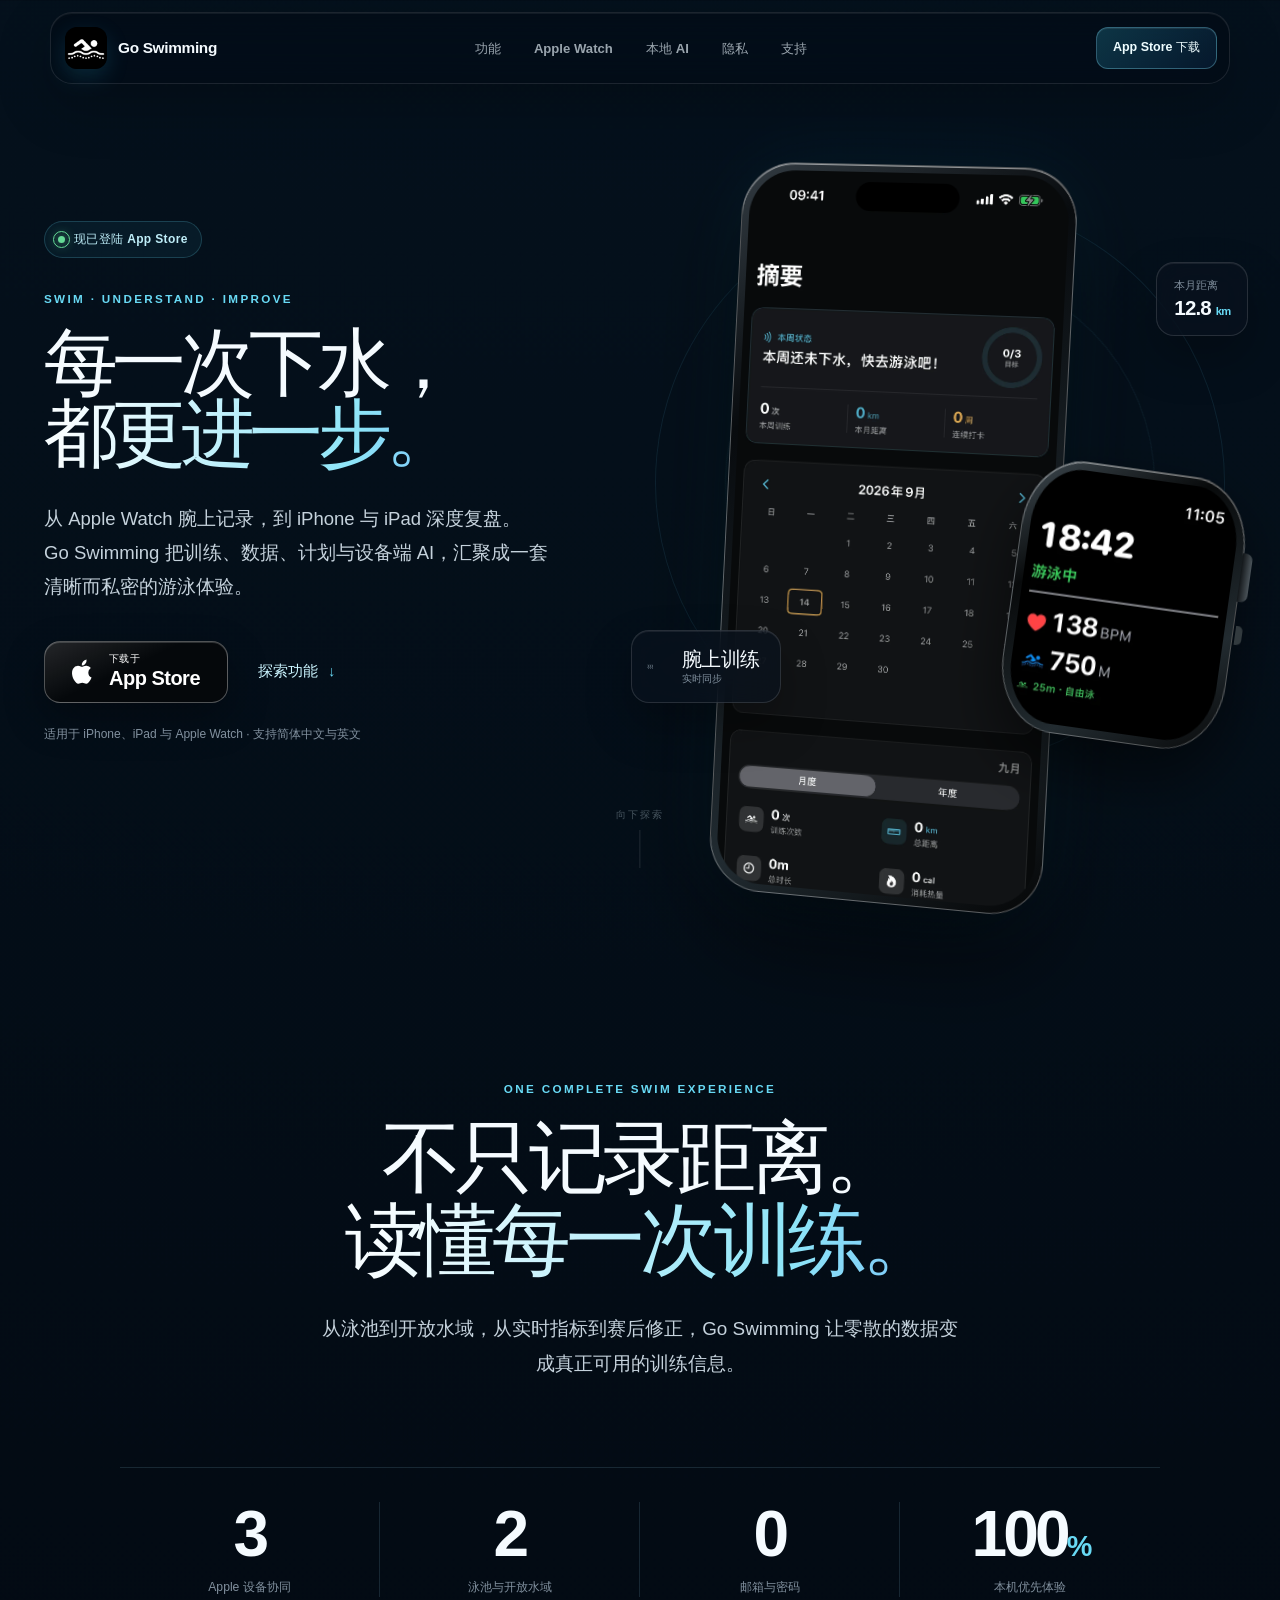
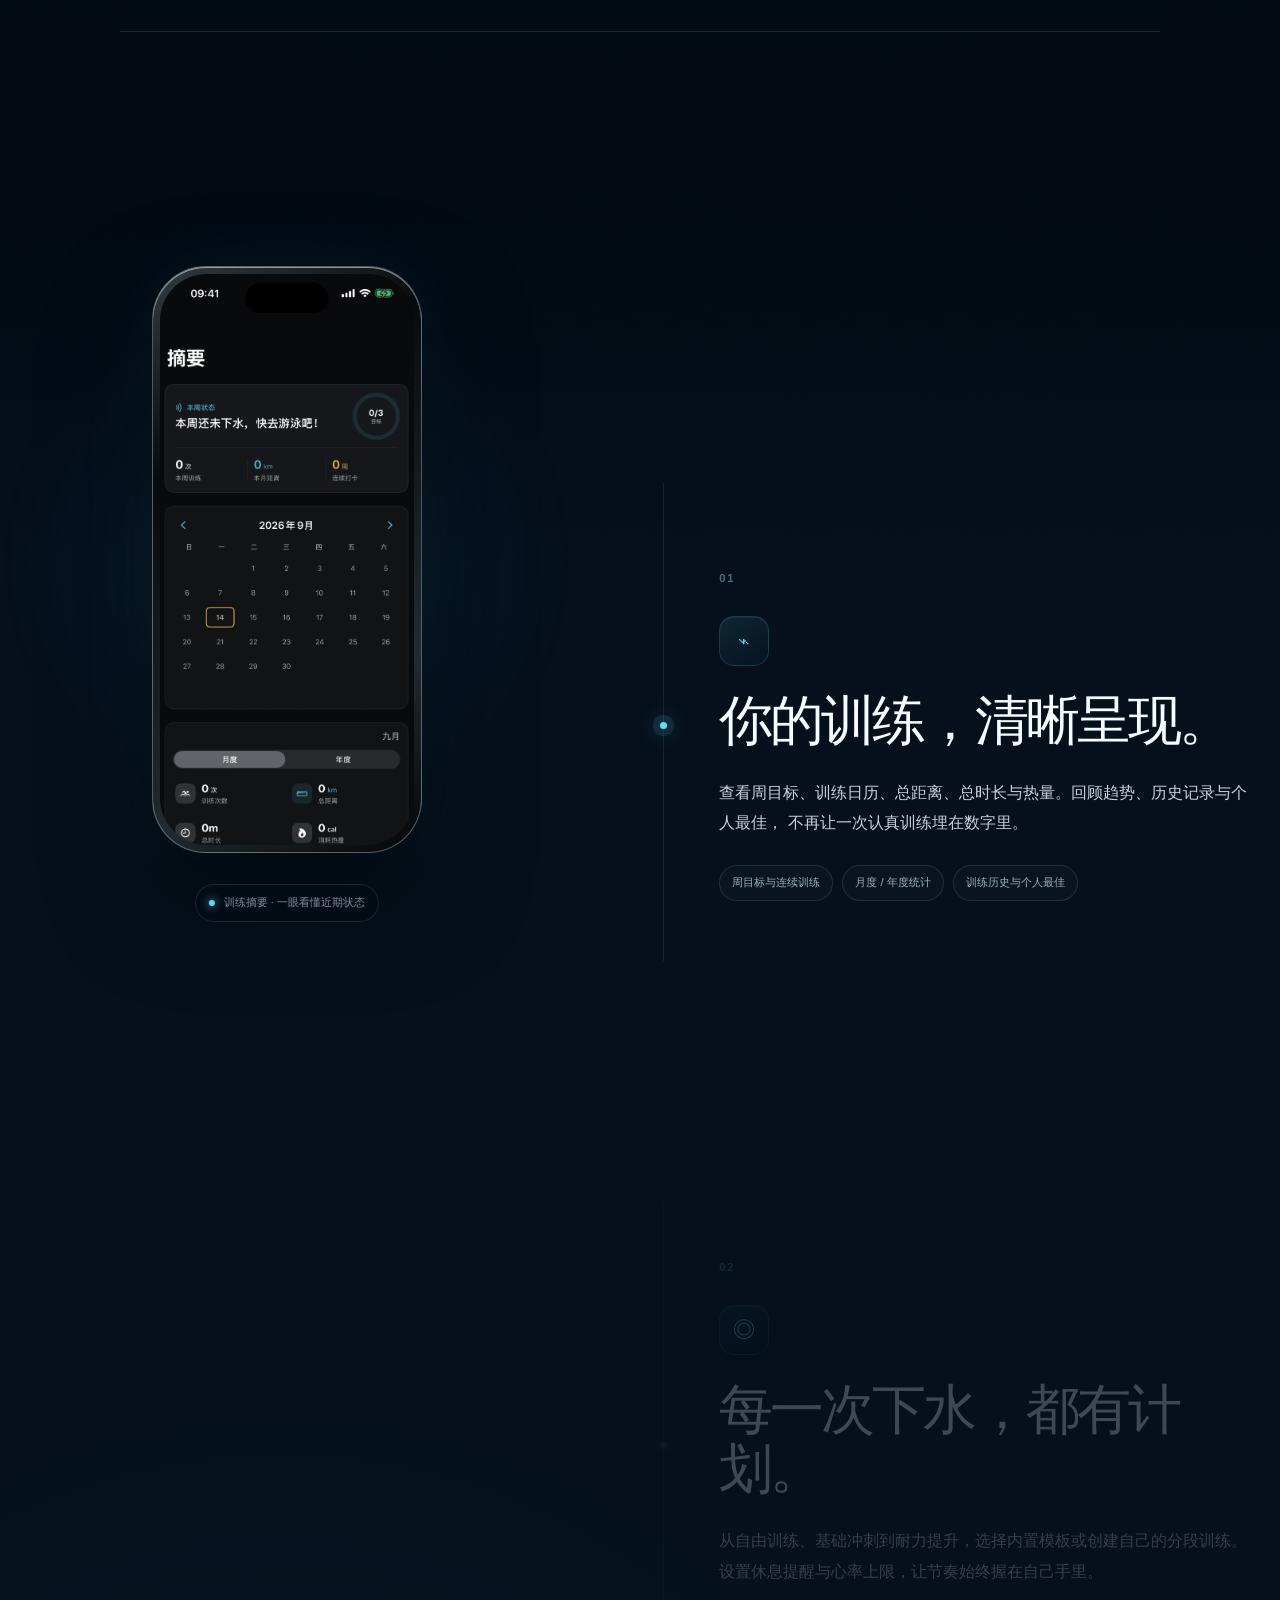
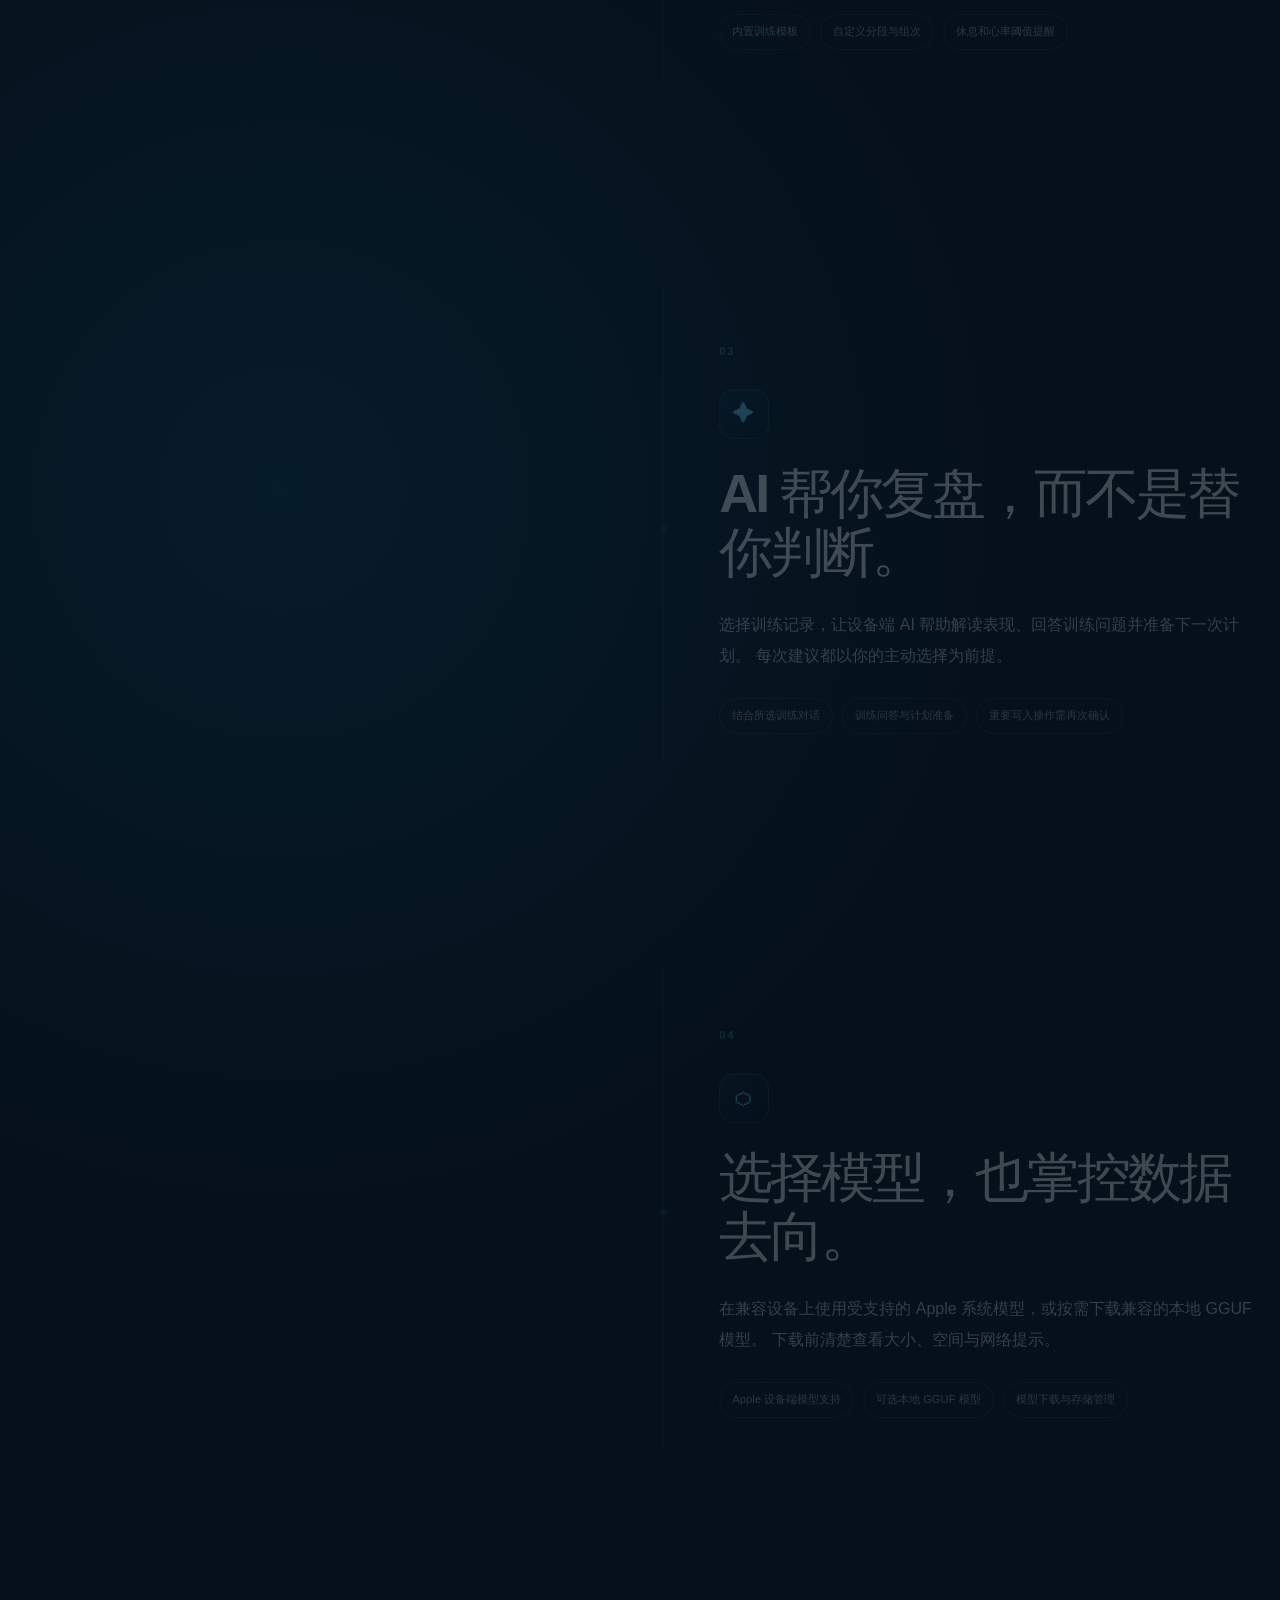
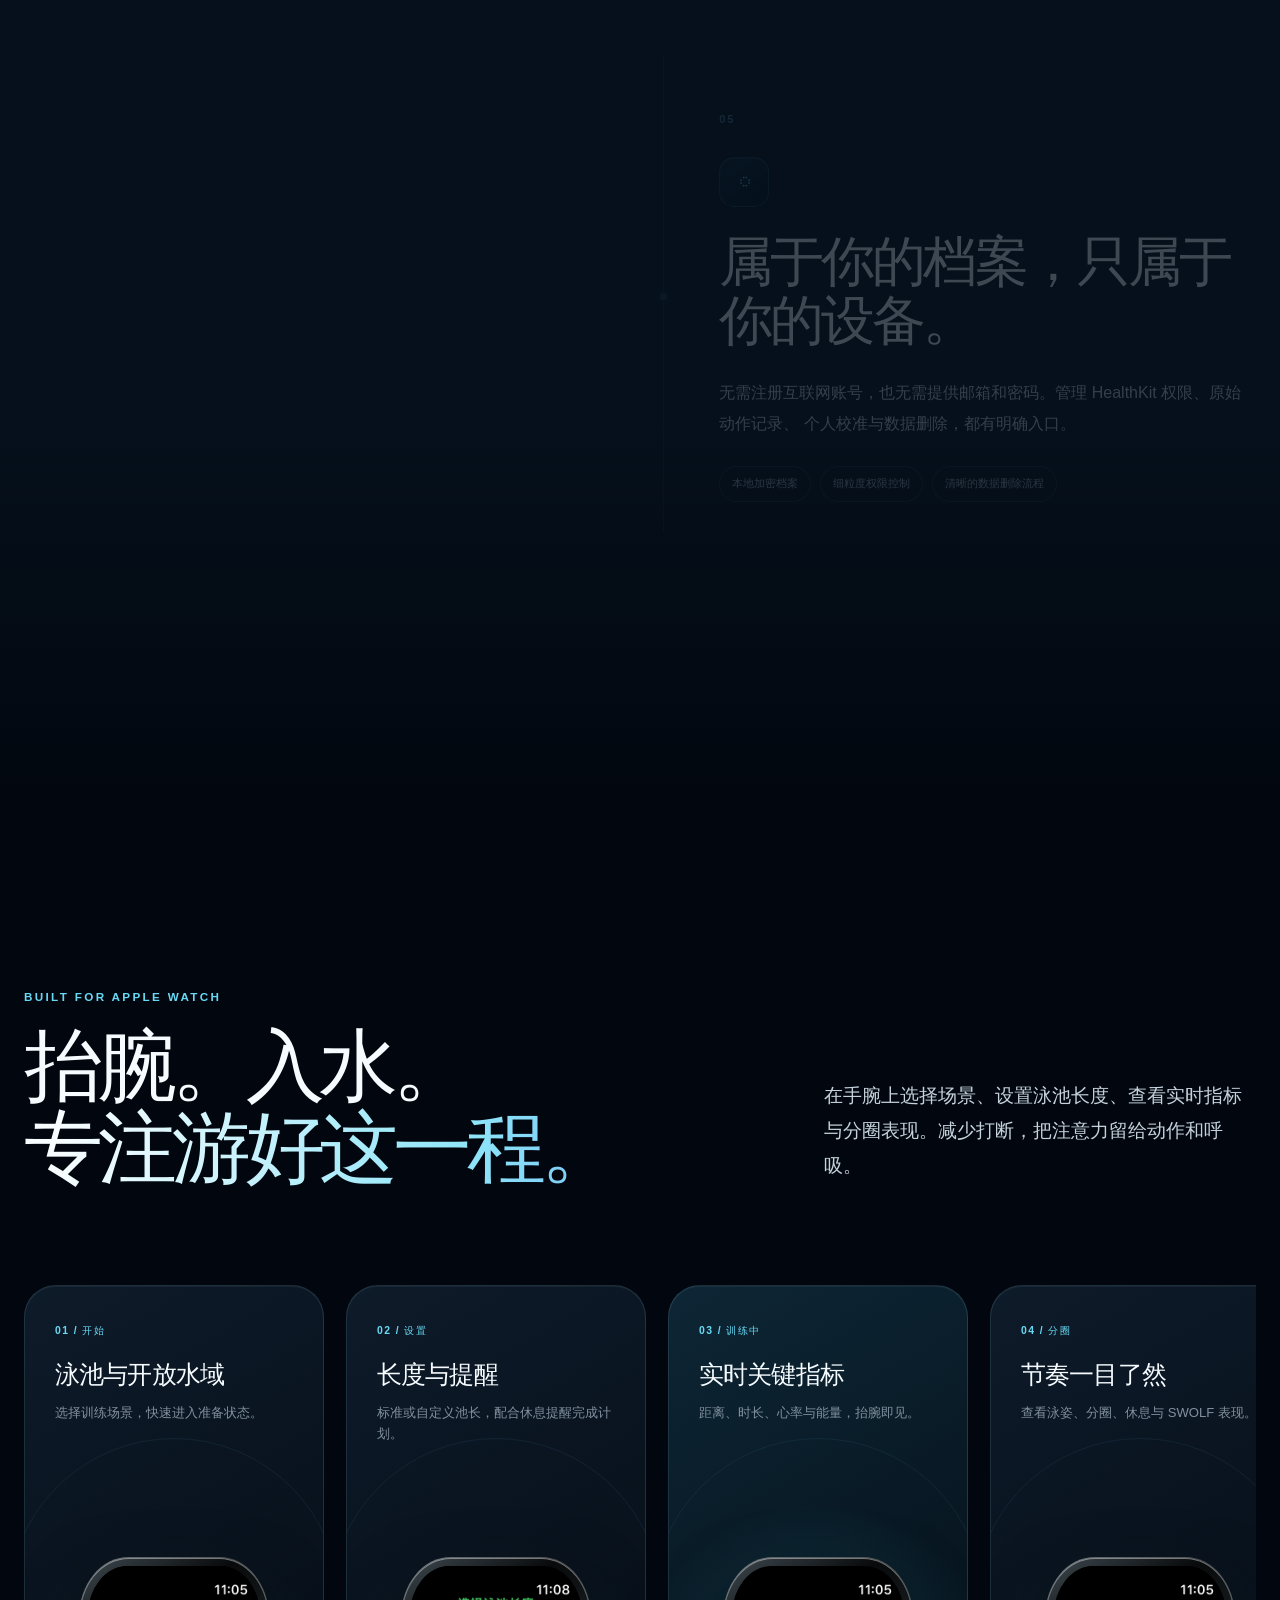
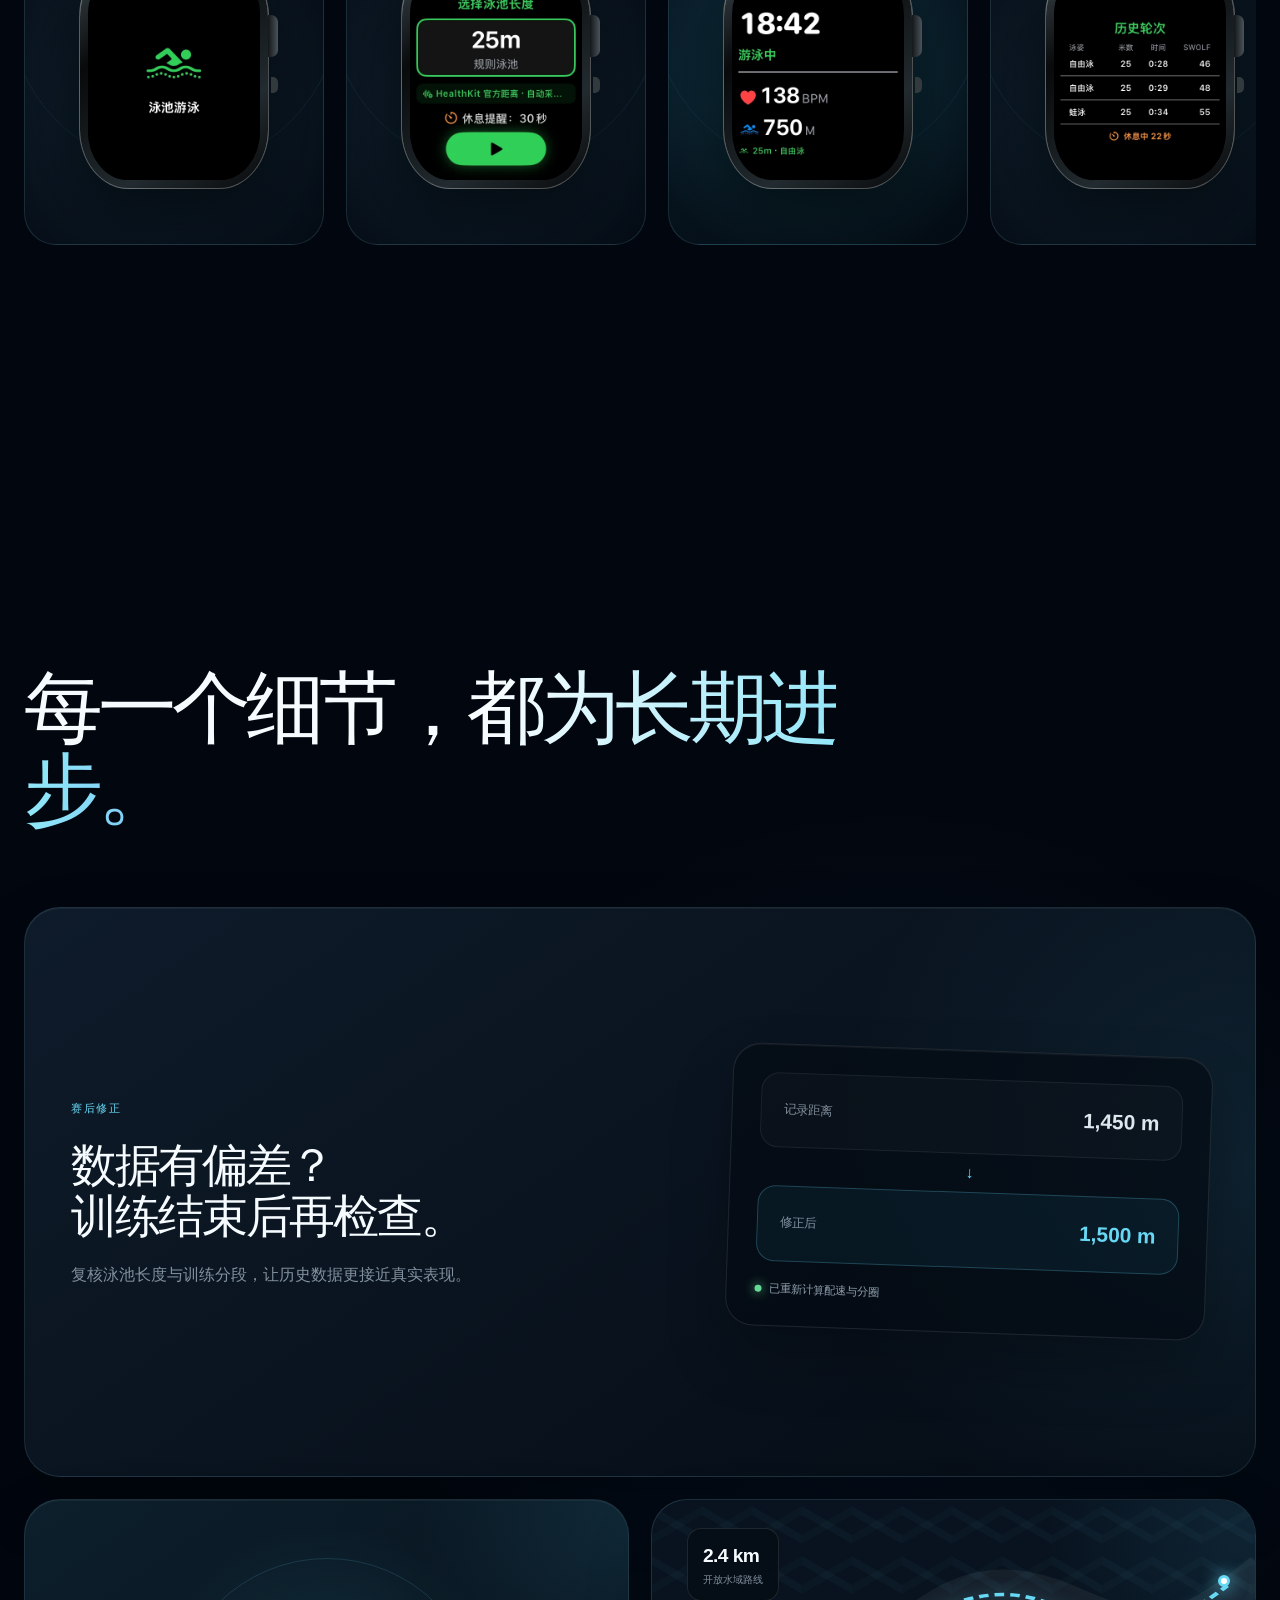
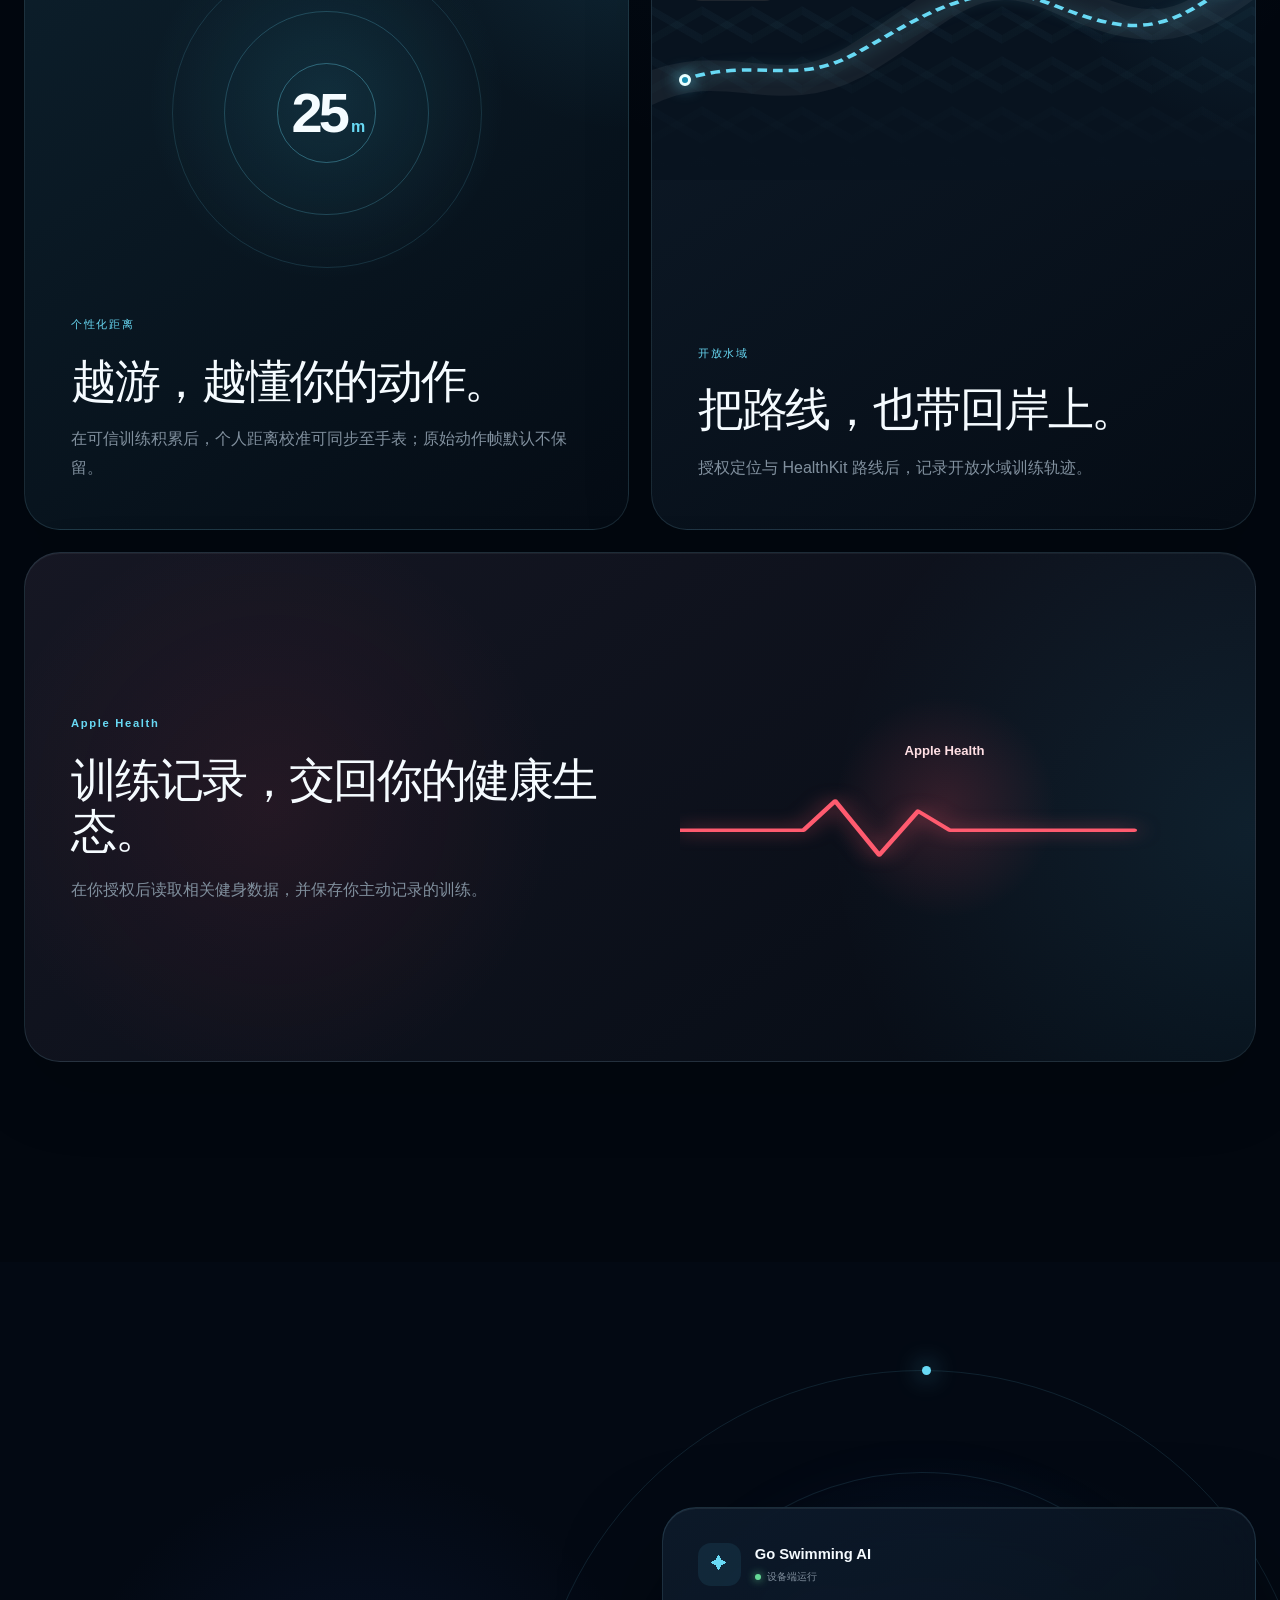
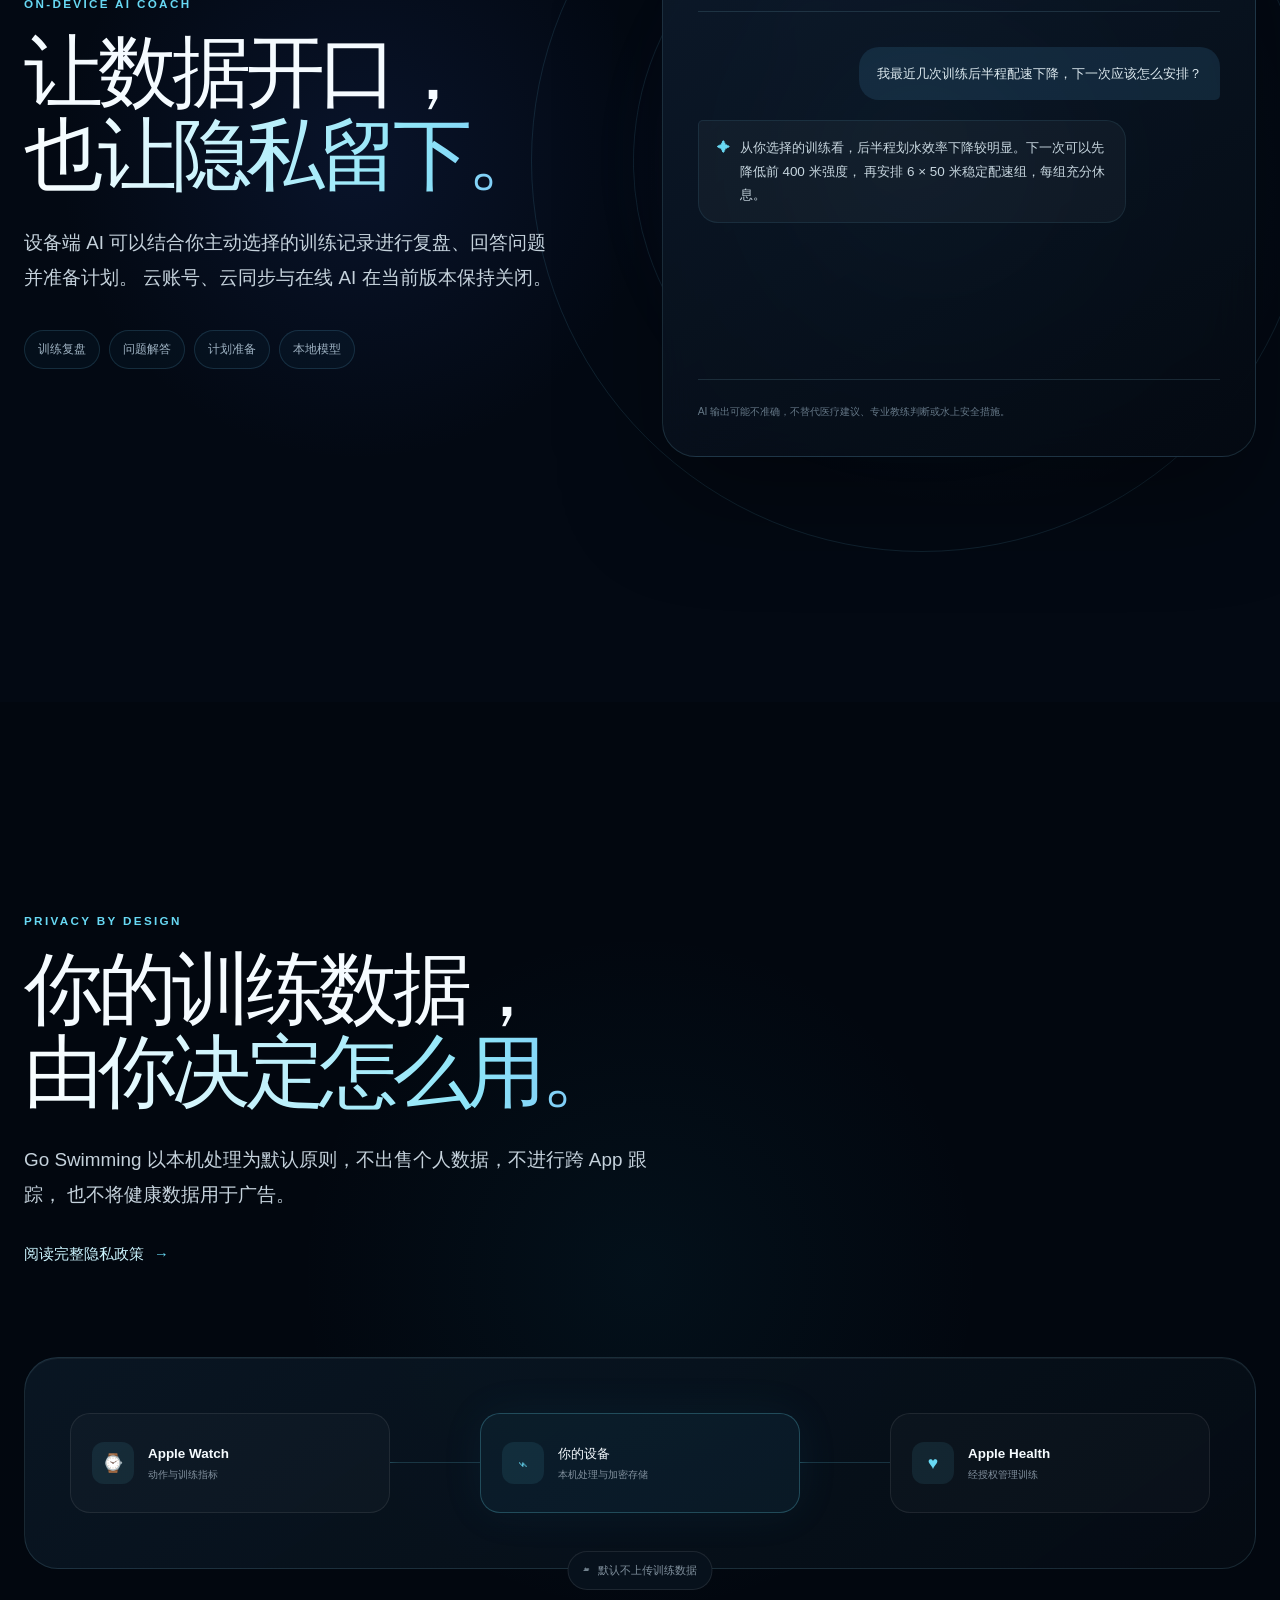
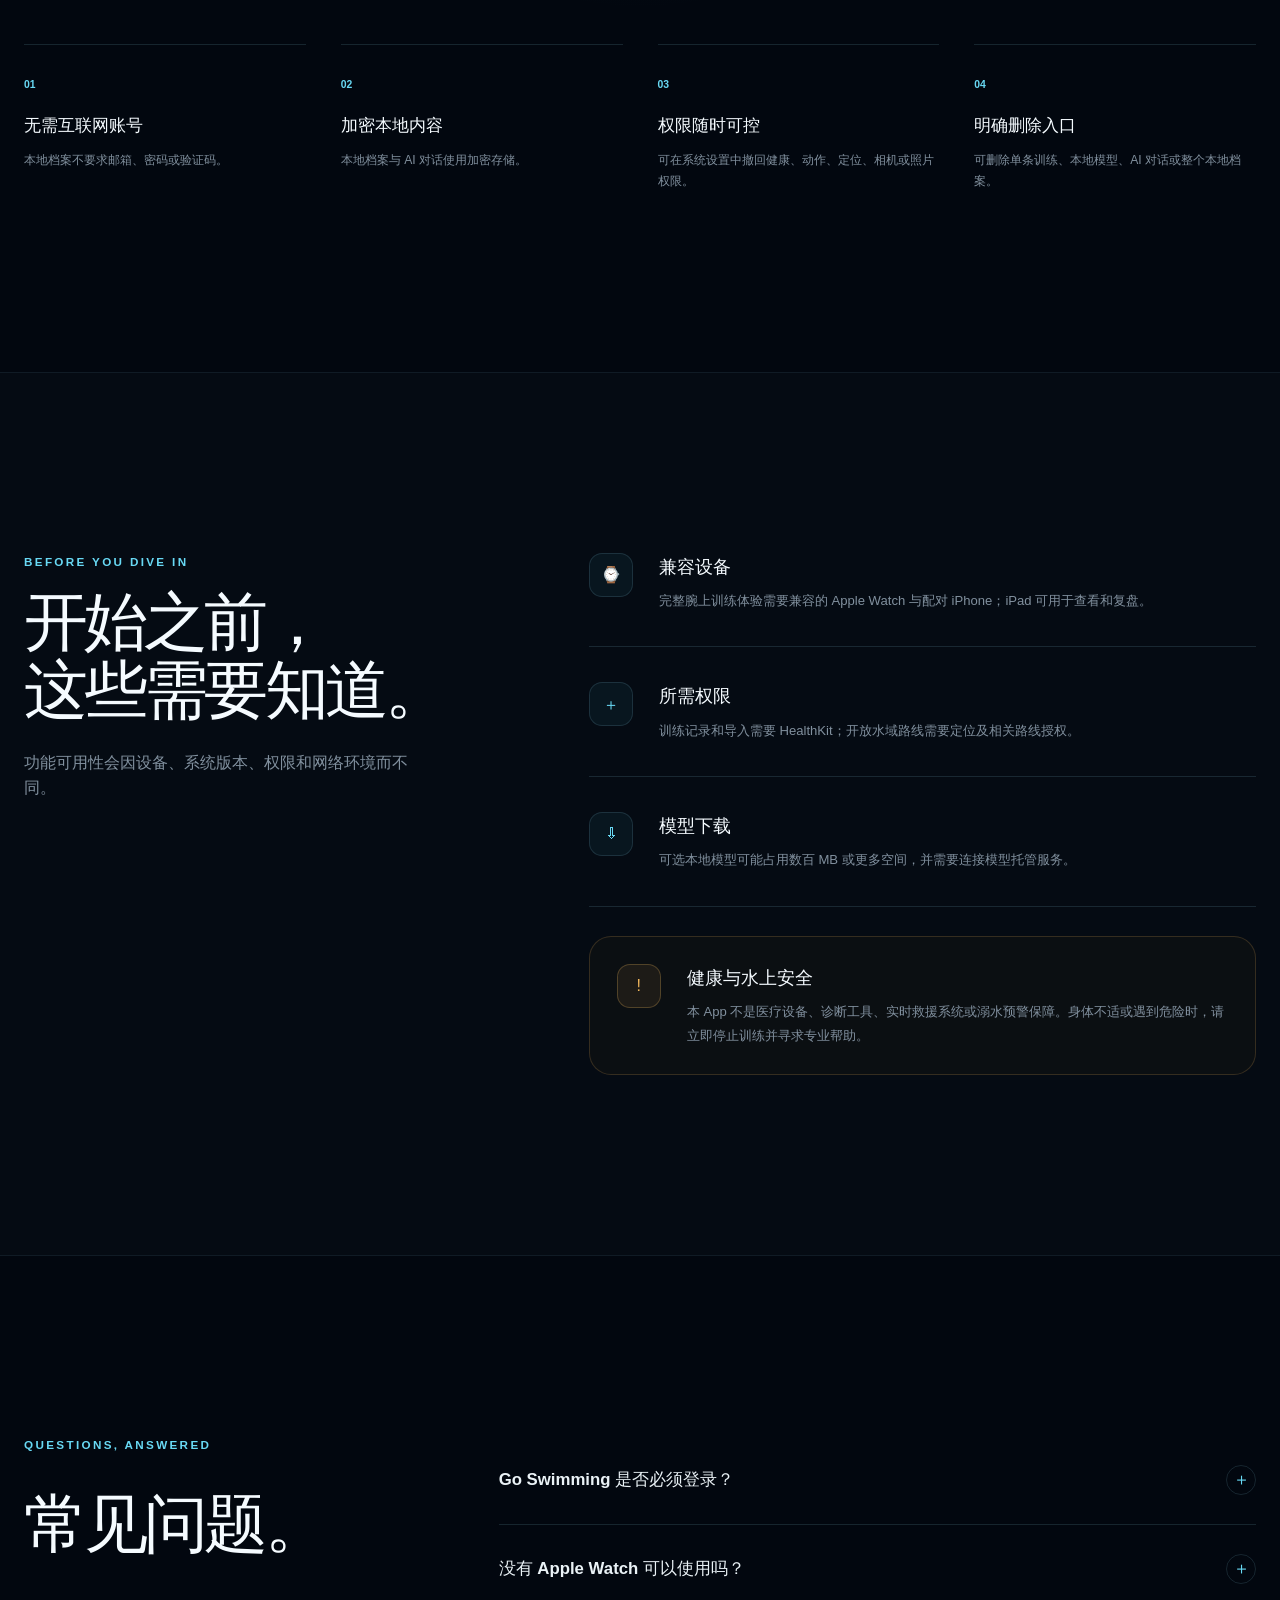
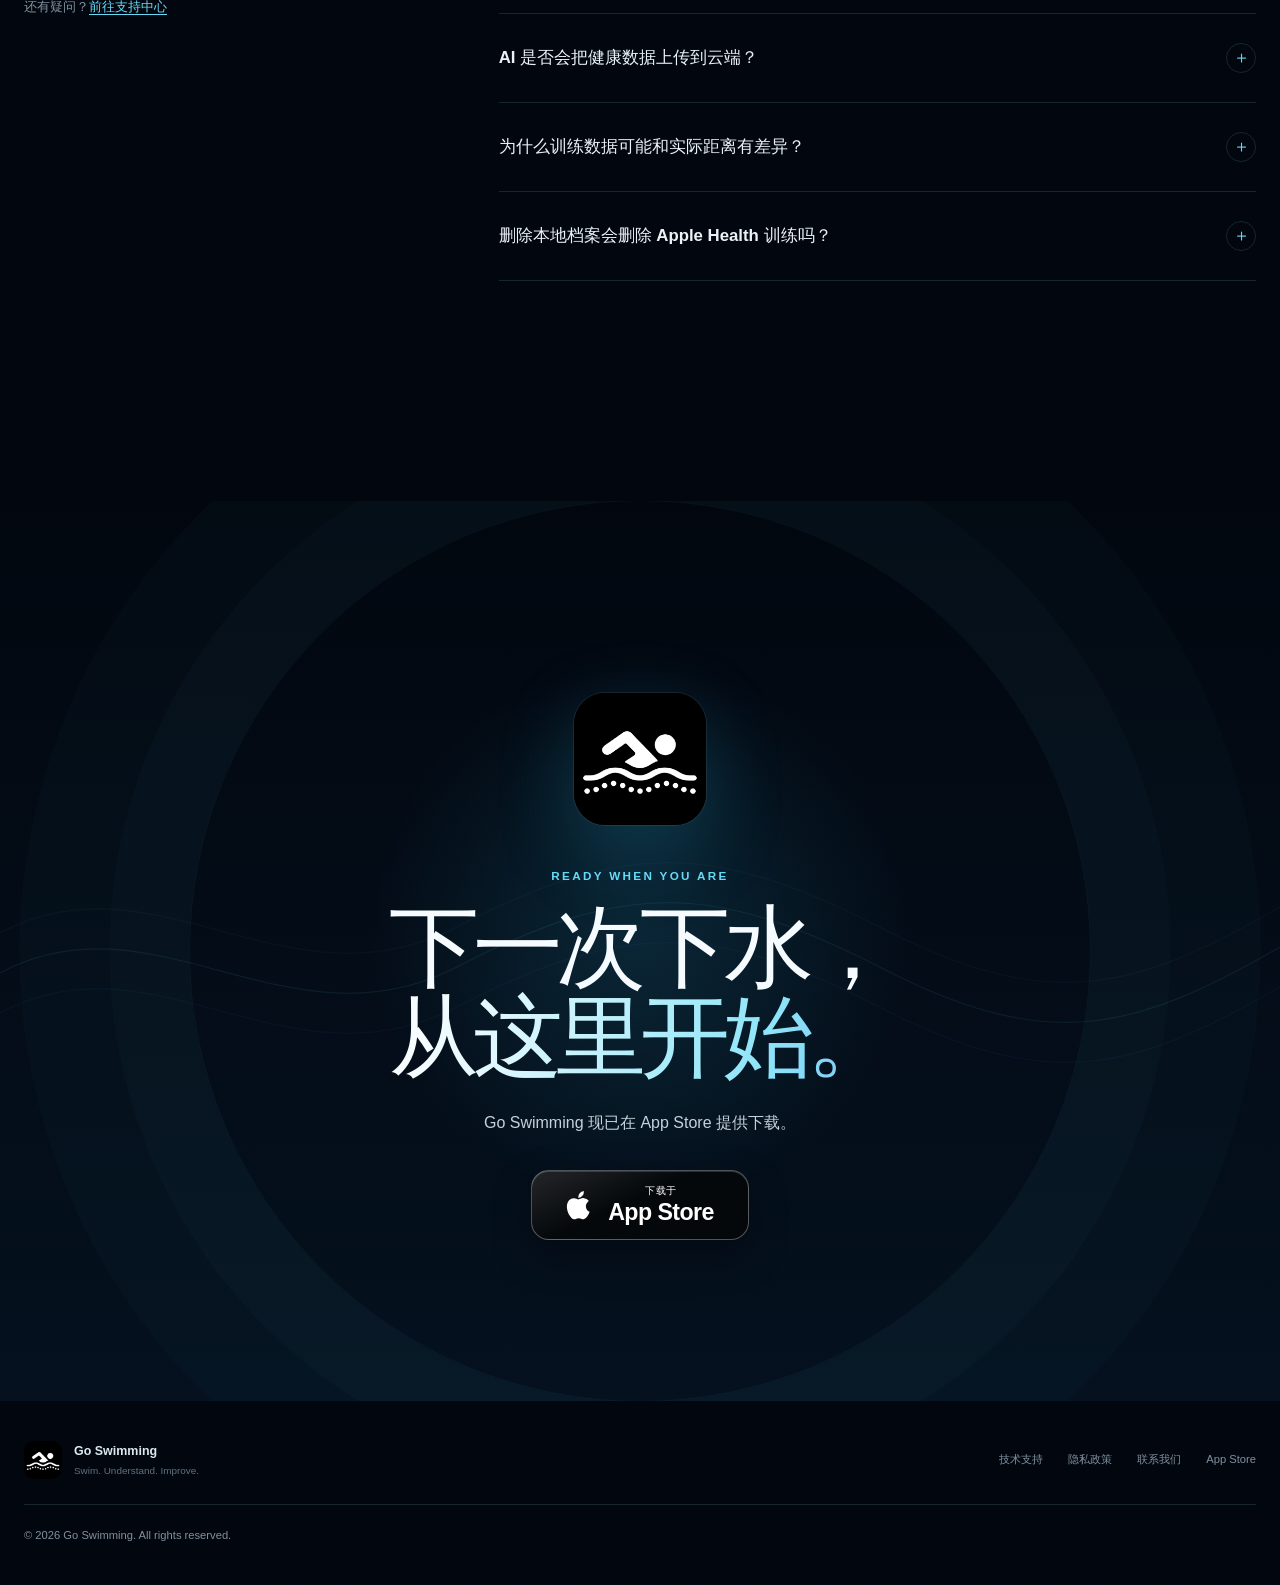
<file: index.html>
<!doctype html>
<html lang="zh-CN">
<head>
  <meta charset="utf-8">
  <meta name="viewport" content="width=device-width, initial-scale=1">
  <meta name="description" content="Go Swimming 是面向 iPhone、iPad 与 Apple Watch 的游泳训练记录、复盘、计划与设备端 AI 助手。">
  <meta name="theme-color" content="#02070f">
  <meta property="og:title" content="Go Swimming · 每一次下水，都更进一步">
  <meta property="og:description" content="Apple Watch 游泳训练、数据复盘、个性化计划与设备端 AI。">
  <meta property="og:image" content="assets/app-icon.png">
  <meta property="og:type" content="website">
  <title>Go Swimming · Apple Watch 游泳训练与本地 AI</title>
  <link rel="icon" href="assets/app-icon.png">
  <link rel="apple-touch-icon" href="assets/app-icon.png">
  <link rel="stylesheet" href="styles.css?v=20261008-1">
  <script src="script.js?v=20261005-4" defer></script>
</head>
<body class="landing-page">
  <canvas class="water-canvas" aria-hidden="true"></canvas>
  <div class="page-glow page-glow-one" aria-hidden="true"></div>
  <div class="page-glow page-glow-two" aria-hidden="true"></div>

  <header class="site-header">
    <a class="brand" href="#top" aria-label="Go Swimming 首页">
      <img src="assets/app-icon.png" alt="" width="42" height="42">
      <span>Go Swimming</span>
    </a>
    <nav aria-label="主导航">
      <a href="#features">功能</a>
      <a href="#watch">Apple Watch</a>
      <a href="#ai">本地 AI</a>
      <a href="#privacy">隐私</a>
      <a href="support.html">支持</a>
    </nav>
    <a class="nav-download" href="https://apps.apple.com/cn/app/go-swimming/id6812811647" target="_blank" rel="noopener">
      App Store 下载
    </a>
  </header>

  <main id="top">
    <section class="hero" aria-labelledby="hero-title">
      <div class="hero-copy">
        <div class="availability-pill reveal">
          <span class="pulse-dot" aria-hidden="true"></span>
          现已登陆 App Store
        </div>
        <p class="hero-kicker reveal">SWIM · UNDERSTAND · IMPROVE</p>
        <h1 id="hero-title" class="reveal">
          每一次下水，<br>
          <span>都更进一步。</span>
        </h1>
        <p class="hero-lead reveal">
          从 Apple Watch 腕上记录，到 iPhone 与 iPad 深度复盘。
          Go Swimming 把训练、数据、计划与设备端 AI，汇聚成一套清晰而私密的游泳体验。
        </p>
        <div class="hero-actions reveal">
          <a class="app-store-button" href="https://apps.apple.com/cn/app/go-swimming/id6812811647" target="_blank" rel="noopener" aria-label="在 App Store 下载 Go Swimming">
            <svg viewBox="0 0 24 24" aria-hidden="true">
              <path d="M17.05 12.54c.03-2.45 2-3.63 2.09-3.69a4.46 4.46 0 0 0-3.51-1.9c-1.48-.16-2.92.89-3.67.89-.77 0-1.93-.88-3.18-.85a4.68 4.68 0 0 0-3.94 2.4c-1.7 2.94-.43 7.27 1.2 9.65.82 1.17 1.77 2.48 3.02 2.43 1.22-.05 1.68-.78 3.15-.78 1.46 0 1.89.78 3.16.75 1.31-.02 2.14-1.17 2.93-2.35a9.65 9.65 0 0 0 1.34-2.73 4.2 4.2 0 0 1-2.59-3.82ZM14.66 5.38A4.27 4.27 0 0 0 15.64 2a4.35 4.35 0 0 0-2.82 1.61 4.07 4.07 0 0 0-1 3.27 3.6 3.6 0 0 0 2.84-1.5Z"/>
            </svg>
            <span><small>下载于</small>App Store</span>
          </a>
          <a class="text-link" href="#features">
            探索功能
            <span aria-hidden="true">↓</span>
          </a>
        </div>
        <p class="compatibility reveal">适用于 iPhone、iPad 与 Apple Watch · 支持简体中文与英文</p>
      </div>

      <div class="hero-product reveal" aria-label="Go Swimming App 界面预览">
        <div class="orbit orbit-one" aria-hidden="true"></div>
        <div class="orbit orbit-two" aria-hidden="true"></div>
        <div class="device iphone hero-phone">
          <div class="device-speaker" aria-hidden="true"></div>
          <img src="assets/screens/summary.webp" alt="Go Swimming iPhone 训练摘要界面" width="1320" height="2868">
        </div>
        <div class="device watch hero-watch">
          <span class="watch-crown" aria-hidden="true"></span>
          <img src="assets/watch/live-metrics.webp" alt="Go Swimming Apple Watch 实时训练界面" width="422" height="514">
        </div>
        <div class="floating-stat stat-distance" aria-hidden="true">
          <span>本月距离</span>
          <strong>12.8 <small>km</small></strong>
        </div>
        <div class="floating-stat stat-swimming" aria-hidden="true">
          <span class="mini-wave">≋</span>
          <strong>腕上训练</strong>
          <small>实时同步</small>
        </div>
      </div>

      <div class="scroll-cue" aria-hidden="true">
        <span>向下探索</span>
        <i></i>
      </div>
    </section>

    <section class="intro section-shell">
      <p class="section-label reveal">ONE COMPLETE SWIM EXPERIENCE</p>
      <h2 class="display-heading reveal">
        不只记录距离。<br>
        <span>读懂每一次训练。</span>
      </h2>
      <p class="section-intro reveal">
        从泳池到开放水域，从实时指标到赛后修正，Go Swimming 让零散的数据变成真正可用的训练信息。
      </p>
      <div class="metric-row reveal">
        <div>
          <strong data-counter="3">3</strong>
          <span>Apple 设备协同</span>
        </div>
        <div>
          <strong data-counter="2">2</strong>
          <span>泳池与开放水域</span>
        </div>
        <div>
          <strong data-counter="0">0</strong>
          <span>邮箱与密码</span>
        </div>
        <div>
          <strong>100<small>%</small></strong>
          <span>本机优先体验</span>
        </div>
      </div>
    </section>

    <section id="features" class="story-section">
      <div class="story-shell">
        <div class="story-visual">
          <div class="story-halo" aria-hidden="true"></div>
          <div class="device iphone story-phone">
            <div class="device-speaker" aria-hidden="true"></div>
            <img class="story-screen is-active" data-screen="summary" src="assets/screens/summary.webp" alt="训练摘要与日历">
            <img class="story-screen" data-screen="plans" src="assets/screens/plans.webp" alt="结构化游泳训练计划">
            <img class="story-screen" data-screen="ai" src="assets/screens/ai-coach.webp" alt="设备端 AI 教练">
            <img class="story-screen" data-screen="models" src="assets/screens/model-center.webp" alt="本地模型中心">
            <img class="story-screen" data-screen="profile" src="assets/screens/profile.webp" alt="本地档案与隐私设置">
          </div>
          <p class="visual-caption">
            <span class="caption-dot"></span>
            <span data-story-caption>训练摘要 · 一眼看懂近期状态</span>
          </p>
        </div>

        <div class="story-content">
          <article class="story-step is-active" data-target="summary" data-caption="训练摘要 · 一眼看懂近期状态">
            <div class="mobile-story-device" aria-hidden="true">
              <div class="device iphone">
                <div class="device-speaker"></div>
                <img src="assets/screens/summary.webp" alt="">
              </div>
              <p>训练摘要 · 一眼看懂近期状态</p>
            </div>
            <p class="step-number">01</p>
            <div class="step-icon" aria-hidden="true">⌁</div>
            <h3>你的训练，清晰呈现。</h3>
            <p>
              查看周目标、训练日历、总距离、总时长与热量。回顾趋势、历史记录与个人最佳，
              不再让一次认真训练埋在数字里。
            </p>
            <ul class="micro-list">
              <li>周目标与连续训练</li>
              <li>月度 / 年度统计</li>
              <li>训练历史与个人最佳</li>
            </ul>
          </article>

          <article class="story-step" data-target="plans" data-caption="训练计划 · 带着目标下水">
            <div class="mobile-story-device" aria-hidden="true">
              <div class="device iphone">
                <div class="device-speaker"></div>
                <img src="assets/screens/plans.webp" alt="">
              </div>
              <p>训练计划 · 带着目标下水</p>
            </div>
            <p class="step-number">02</p>
            <div class="step-icon" aria-hidden="true">◎</div>
            <h3>每一次下水，都有计划。</h3>
            <p>
              从自由训练、基础冲刺到耐力提升，选择内置模板或创建自己的分段训练。
              设置休息提醒与心率上限，让节奏始终握在自己手里。
            </p>
            <ul class="micro-list">
              <li>内置训练模板</li>
              <li>自定义分段与组次</li>
              <li>休息和心率阈值提醒</li>
            </ul>
          </article>

          <article class="story-step" data-target="ai" data-caption="AI 教练 · 结合已选训练进行复盘">
            <div class="mobile-story-device" aria-hidden="true">
              <div class="device iphone">
                <div class="device-speaker"></div>
                <img src="assets/screens/ai-coach.webp" alt="">
              </div>
              <p>AI 教练 · 结合已选训练进行复盘</p>
            </div>
            <p class="step-number">03</p>
            <div class="step-icon" aria-hidden="true">✦</div>
            <h3>AI 帮你复盘，而不是替你判断。</h3>
            <p>
              选择训练记录，让设备端 AI 帮助解读表现、回答训练问题并准备下一次计划。
              每次建议都以你的主动选择为前提。
            </p>
            <ul class="micro-list">
              <li>结合所选训练对话</li>
              <li>训练问答与计划准备</li>
              <li>重要写入操作需再次确认</li>
            </ul>
          </article>

          <article class="story-step" data-target="models" data-caption="模型中心 · AI 能力由你选择">
            <div class="mobile-story-device" aria-hidden="true">
              <div class="device iphone">
                <div class="device-speaker"></div>
                <img src="assets/screens/model-center.webp" alt="">
              </div>
              <p>模型中心 · AI 能力由你选择</p>
            </div>
            <p class="step-number">04</p>
            <div class="step-icon" aria-hidden="true">⬡</div>
            <h3>选择模型，也掌控数据去向。</h3>
            <p>
              在兼容设备上使用受支持的 Apple 系统模型，或按需下载兼容的本地 GGUF 模型。
              下载前清楚查看大小、空间与网络提示。
            </p>
            <ul class="micro-list">
              <li>Apple 设备端模型支持</li>
              <li>可选本地 GGUF 模型</li>
              <li>模型下载与存储管理</li>
            </ul>
          </article>

          <article class="story-step" data-target="profile" data-caption="本地档案 · 无需邮箱和密码">
            <div class="mobile-story-device" aria-hidden="true">
              <div class="device iphone">
                <div class="device-speaker"></div>
                <img src="assets/screens/profile.webp" alt="">
              </div>
              <p>本地档案 · 无需邮箱和密码</p>
            </div>
            <p class="step-number">05</p>
            <div class="step-icon" aria-hidden="true">◌</div>
            <h3>属于你的档案，只属于你的设备。</h3>
            <p>
              无需注册互联网账号，也无需提供邮箱和密码。管理 HealthKit 权限、原始动作记录、
              个人校准与数据删除，都有明确入口。
            </p>
            <ul class="micro-list">
              <li>本地加密档案</li>
              <li>细粒度权限控制</li>
              <li>清晰的数据删除流程</li>
            </ul>
          </article>
        </div>
      </div>
    </section>

    <section id="watch" class="watch-section">
      <div class="section-shell">
        <div class="section-heading-row">
          <div>
            <p class="section-label reveal">BUILT FOR APPLE WATCH</p>
            <h2 class="display-heading reveal">抬腕。入水。<br><span>专注游好这一程。</span></h2>
          </div>
          <p class="section-intro reveal">
            在手腕上选择场景、设置泳池长度、查看实时指标与分圈表现。减少打断，把注意力留给动作和呼吸。
          </p>
        </div>

        <div class="watch-gallery">
          <article class="watch-card reveal">
            <div class="watch-card-copy">
              <span>01 / 开始</span>
              <h3>泳池与开放水域</h3>
              <p>选择训练场景，快速进入准备状态。</p>
            </div>
            <div class="device watch">
              <span class="watch-crown" aria-hidden="true"></span>
              <img src="assets/watch/watch-home.webp" alt="Apple Watch 泳池游泳入口" loading="lazy">
            </div>
          </article>
          <article class="watch-card reveal">
            <div class="watch-card-copy">
              <span>02 / 设置</span>
              <h3>长度与提醒</h3>
              <p>标准或自定义池长，配合休息提醒完成计划。</p>
            </div>
            <div class="device watch">
              <span class="watch-crown" aria-hidden="true"></span>
              <img src="assets/watch/pool-setup.webp" alt="Apple Watch 泳池长度和休息提醒设置" loading="lazy">
            </div>
          </article>
          <article class="watch-card featured reveal">
            <div class="watch-card-copy">
              <span>03 / 训练中</span>
              <h3>实时关键指标</h3>
              <p>距离、时长、心率与能量，抬腕即见。</p>
            </div>
            <div class="device watch">
              <span class="watch-crown" aria-hidden="true"></span>
              <img src="assets/watch/live-metrics.webp" alt="Apple Watch 游泳实时指标" loading="lazy">
            </div>
          </article>
          <article class="watch-card reveal">
            <div class="watch-card-copy">
              <span>04 / 分圈</span>
              <h3>节奏一目了然</h3>
              <p>查看泳姿、分圈、休息与 SWOLF 表现。</p>
            </div>
            <div class="device watch">
              <span class="watch-crown" aria-hidden="true"></span>
              <img src="assets/watch/lap-history.webp" alt="Apple Watch 游泳分圈历史" loading="lazy">
            </div>
          </article>
          <article class="watch-card caution-card reveal">
            <div class="watch-card-copy">
              <span>05 / 提醒</span>
              <h3>训练强度提醒</h3>
              <p>达到设定阈值时提示你关注当前状态。</p>
            </div>
            <div class="device watch">
              <span class="watch-crown" aria-hidden="true"></span>
              <img src="assets/watch/heart-alert.webp" alt="Apple Watch 心率训练提醒" loading="lazy">
            </div>
          </article>
        </div>
        <div class="swipe-guide" aria-label="左右滑动查看五个 Apple Watch 界面">
          <div class="swipe-gesture" aria-hidden="true">
            <span>←</span><i></i><span>→</span>
          </div>
          <div class="swipe-guide-copy">
            <strong>左右滑动查看</strong>
            <small><b data-watch-index>1</b> / 5 个腕上界面</small>
          </div>
          <div class="swipe-dots" aria-label="Apple Watch 截图分页">
            <button class="is-active" type="button" data-watch-dot="0" aria-label="查看第 1 个界面"></button>
            <button type="button" data-watch-dot="1" aria-label="查看第 2 个界面"></button>
            <button type="button" data-watch-dot="2" aria-label="查看第 3 个界面"></button>
            <button type="button" data-watch-dot="3" aria-label="查看第 4 个界面"></button>
            <button type="button" data-watch-dot="4" aria-label="查看第 5 个界面"></button>
          </div>
        </div>
        <p class="gallery-hint reveal">横向滑动查看更多 <span aria-hidden="true">→</span></p>
      </div>
    </section>

    <section class="bento-section">
      <div class="section-shell">
        <p class="section-label reveal">MORE THAN A WORKOUT RECORDER</p>
        <h2 class="display-heading narrow reveal">每一个细节，<span>都为长期进步。</span></h2>

        <div class="bento-grid">
          <article class="bento-card bento-large reveal">
            <div class="bento-copy">
              <span class="bento-tag">赛后修正</span>
              <h3>数据有偏差？<br>训练结束后再检查。</h3>
              <p>复核泳池长度与训练分段，让历史数据更接近真实表现。</p>
            </div>
            <div class="correction-demo" aria-hidden="true">
              <div class="correction-line">
                <span>记录距离</span><strong>1,450 m</strong>
              </div>
              <div class="correction-arrow">↓</div>
              <div class="correction-line corrected">
                <span>修正后</span><strong>1,500 m</strong>
              </div>
              <div class="correction-status"><i></i> 已重新计算配速与分圈</div>
            </div>
          </article>

          <article class="bento-card bento-distance reveal">
            <div class="distance-rings" aria-hidden="true">
              <i></i><i></i><i></i>
              <span>25<small>m</small></span>
            </div>
            <div class="bento-copy">
              <span class="bento-tag">个性化距离</span>
              <h3>越游，越懂你的动作。</h3>
              <p>在可信训练积累后，个人距离校准可同步至手表；原始动作帧默认不保留。</p>
            </div>
          </article>

          <article class="bento-card bento-route reveal">
            <div class="route-map" aria-hidden="true">
              <svg viewBox="0 0 500 240" preserveAspectRatio="none">
                <path class="map-line" d="M-10 188C62 139 102 205 168 153S263 33 341 81s100 38 168-35"/>
                <path class="route-line" d="M24 174C87 146 117 182 168 144s101-91 163-57 91 37 146-21"/>
              </svg>
              <span class="route-start"></span>
              <span class="route-end"></span>
              <div class="route-stats"><strong>2.4 km</strong><span>开放水域路线</span></div>
            </div>
            <div class="bento-copy">
              <span class="bento-tag">开放水域</span>
              <h3>把路线，也带回岸上。</h3>
              <p>授权定位与 HealthKit 路线后，记录开放水域训练轨迹。</p>
            </div>
          </article>

          <article class="bento-card bento-health reveal">
            <div class="health-pulse" aria-hidden="true">
              <span>Apple Health</span>
              <svg viewBox="0 0 300 80" preserveAspectRatio="none">
                <path d="M0 42h70l18-26 25 48 22-39 18 17h147"/>
              </svg>
            </div>
            <div class="bento-copy">
              <span class="bento-tag">Apple Health</span>
              <h3>训练记录，交回你的健康生态。</h3>
              <p>在你授权后读取相关健身数据，并保存你主动记录的训练。</p>
            </div>
          </article>
        </div>
      </div>
    </section>

    <section id="ai" class="ai-section">
      <div class="ai-background" aria-hidden="true">
        <span class="ai-ring ai-ring-one"></span>
        <span class="ai-ring ai-ring-two"></span>
        <span class="ai-ring ai-ring-three"></span>
        <span class="ai-core">AI</span>
      </div>
      <div class="section-shell ai-layout">
        <div class="ai-copy">
          <p class="section-label reveal">ON-DEVICE AI COACH</p>
          <h2 class="display-heading reveal">让数据开口，<br><span>也让隐私留下。</span></h2>
          <p class="section-intro reveal">
            设备端 AI 可以结合你主动选择的训练记录进行复盘、回答问题并准备计划。
            云账号、云同步与在线 AI 在当前版本保持关闭。
          </p>
          <div class="ai-pills reveal">
            <span>训练复盘</span>
            <span>问题解答</span>
            <span>计划准备</span>
            <span>本地模型</span>
          </div>
        </div>
        <div class="ai-conversation reveal" aria-label="AI 教练示例对话">
          <div class="conversation-top">
            <span class="conversation-icon">✦</span>
            <div>
              <strong>Go Swimming AI</strong>
              <small><i></i> 设备端运行</small>
            </div>
          </div>
          <div class="message user-message">
            我最近几次训练后半程配速下降，下一次应该怎么安排？
          </div>
          <div class="message ai-message">
            <span>✦</span>
            <p>
              从你选择的训练看，后半程划水效率下降较明显。下一次可以先降低前 400 米强度，
              再安排 6 × 50 米稳定配速组，每组充分休息。
            </p>
          </div>
          <div class="ai-disclaimer">
            AI 输出可能不准确，不替代医疗建议、专业教练判断或水上安全措施。
          </div>
        </div>
      </div>
    </section>

    <section id="privacy" class="privacy-section">
      <div class="section-shell">
        <div class="privacy-copy">
          <p class="section-label reveal">PRIVACY BY DESIGN</p>
          <h2 class="display-heading reveal">你的训练数据，<br><span>由你决定怎么用。</span></h2>
          <p class="section-intro reveal">
            Go Swimming 以本机处理为默认原则，不出售个人数据，不进行跨 App 跟踪，
            也不将健康数据用于广告。
          </p>
          <a class="text-link reveal" href="privacy.html">阅读完整隐私政策 <span aria-hidden="true">→</span></a>
        </div>

        <div class="privacy-flow reveal">
          <div class="privacy-node">
            <span class="node-icon">⌚</span>
            <div><strong>Apple Watch</strong><small>动作与训练指标</small></div>
          </div>
          <span class="flow-line"><i></i></span>
          <div class="privacy-node primary-node">
            <span class="node-icon">⌁</span>
            <div><strong>你的设备</strong><small>本机处理与加密存储</small></div>
          </div>
          <span class="flow-line"><i></i></span>
          <div class="privacy-node">
            <span class="node-icon">♥</span>
            <div><strong>Apple Health</strong><small>经授权管理训练</small></div>
          </div>
          <div class="blocked-cloud">
            <span>☁</span>
            <strong>默认不上传训练数据</strong>
          </div>
        </div>

        <div class="privacy-points">
          <article class="reveal">
            <span>01</span>
            <h3>无需互联网账号</h3>
            <p>本地档案不要求邮箱、密码或验证码。</p>
          </article>
          <article class="reveal">
            <span>02</span>
            <h3>加密本地内容</h3>
            <p>本地档案与 AI 对话使用加密存储。</p>
          </article>
          <article class="reveal">
            <span>03</span>
            <h3>权限随时可控</h3>
            <p>可在系统设置中撤回健康、动作、定位、相机或照片权限。</p>
          </article>
          <article class="reveal">
            <span>04</span>
            <h3>明确删除入口</h3>
            <p>可删除单条训练、本地模型、AI 对话或整个本地档案。</p>
          </article>
        </div>
      </div>
    </section>

    <section class="requirements-section">
      <div class="section-shell">
        <div class="requirements-grid">
          <div class="requirements-copy reveal">
            <p class="section-label">BEFORE YOU DIVE IN</p>
            <h2>开始之前，<br>这些需要知道。</h2>
            <p>功能可用性会因设备、系统版本、权限和网络环境而不同。</p>
          </div>
          <div class="requirement-list">
            <article class="reveal">
              <span class="requirement-icon">⌚</span>
              <div>
                <h3>兼容设备</h3>
                <p>完整腕上训练体验需要兼容的 Apple Watch 与配对 iPhone；iPad 可用于查看和复盘。</p>
              </div>
            </article>
            <article class="reveal">
              <span class="requirement-icon">＋</span>
              <div>
                <h3>所需权限</h3>
                <p>训练记录和导入需要 HealthKit；开放水域路线需要定位及相关路线授权。</p>
              </div>
            </article>
            <article class="reveal">
              <span class="requirement-icon">⇩</span>
              <div>
                <h3>模型下载</h3>
                <p>可选本地模型可能占用数百 MB 或更多空间，并需要连接模型托管服务。</p>
              </div>
            </article>
            <article class="reveal safety-item">
              <span class="requirement-icon">!</span>
              <div>
                <h3>健康与水上安全</h3>
                <p>本 App 不是医疗设备、诊断工具、实时救援系统或溺水预警保障。身体不适或遇到危险时，请立即停止训练并寻求专业帮助。</p>
              </div>
            </article>
          </div>
        </div>
      </div>
    </section>

    <section class="faq-section">
      <div class="section-shell faq-layout">
        <div class="faq-heading">
          <p class="section-label reveal">QUESTIONS, ANSWERED</p>
          <h2 class="reveal">常见问题。</h2>
          <p class="reveal">还有疑问？<a href="support.html">前往支持中心</a></p>
        </div>
        <div class="faq-list">
          <details class="reveal">
            <summary>Go Swimming 是否必须登录？<span>＋</span></summary>
            <p>不需要。创建的是设备本地档案，不是互联网账号，不要求邮箱、密码或验证码。</p>
          </details>
          <details class="reveal">
            <summary>没有 Apple Watch 可以使用吗？<span>＋</span></summary>
            <p>可以查看部分 iPhone / iPad 功能并手动添加记录；完整的泳池和开放水域腕上记录体验需要兼容的 Apple Watch。</p>
          </details>
          <details class="reveal">
            <summary>AI 是否会把健康数据上传到云端？<span>＋</span></summary>
            <p>当前版本的云账号、云同步与在线 AI 保持关闭。设备端 AI 处理你主动选择的训练；仅当你下载可选模型时会连接所选模型托管方。</p>
          </details>
          <details class="reveal">
            <summary>为什么训练数据可能和实际距离有差异？<span>＋</span></summary>
            <p>手表佩戴、泳姿、转身、泳池长度与开放水域定位环境都可能影响结果。你可以在训练后检查并修正相关记录。</p>
          </details>
          <details class="reveal">
            <summary>删除本地档案会删除 Apple Health 训练吗？<span>＋</span></summary>
            <p>不会自动删除。已写入 Apple Health 的训练仍由“健康”App 管理，需要通过 Apple Health 或 App 内明确的删除流程处理。</p>
          </details>
        </div>
      </div>
    </section>

    <section class="final-cta">
      <div class="cta-wave" aria-hidden="true">
        <svg viewBox="0 0 1440 260" preserveAspectRatio="none">
          <path d="M0 143C172 60 325 224 514 137S804 52 994 139s287 59 446-22"/>
          <path d="M0 183C172 100 325 264 514 177S804 92 994 179s287 59 446-22"/>
          <path d="M0 103C172 20 325 184 514 97S804 12 994 99s287 59 446-22"/>
        </svg>
      </div>
      <div class="cta-content reveal">
        <img src="assets/app-icon.png" alt="Go Swimming App 图标" width="132" height="132">
        <p class="section-label">READY WHEN YOU ARE</p>
        <h2>下一次下水，<br><span>从这里开始。</span></h2>
        <p>Go Swimming 现已在 App Store 提供下载。</p>
        <a class="app-store-button large" href="https://apps.apple.com/cn/app/go-swimming/id6812811647" target="_blank" rel="noopener" aria-label="在 App Store 下载 Go Swimming">
          <svg viewBox="0 0 24 24" aria-hidden="true">
            <path d="M17.05 12.54c.03-2.45 2-3.63 2.09-3.69a4.46 4.46 0 0 0-3.51-1.9c-1.48-.16-2.92.89-3.67.89-.77 0-1.93-.88-3.18-.85a4.68 4.68 0 0 0-3.94 2.4c-1.7 2.94-.43 7.27 1.2 9.65.82 1.17 1.77 2.48 3.02 2.43 1.22-.05 1.68-.78 3.15-.78 1.46 0 1.89.78 3.16.75 1.31-.02 2.14-1.17 2.93-2.35a9.65 9.65 0 0 0 1.34-2.73 4.2 4.2 0 0 1-2.59-3.82ZM14.66 5.38A4.27 4.27 0 0 0 15.64 2a4.35 4.35 0 0 0-2.82 1.61 4.07 4.07 0 0 0-1 3.27 3.6 3.6 0 0 0 2.84-1.5Z"/>
          </svg>
          <span><small>下载于</small>App Store</span>
        </a>
      </div>
    </section>
  </main>

  <footer>
    <div class="footer-brand">
      <img src="assets/app-icon.png" alt="" width="38" height="38">
      <div><strong>Go Swimming</strong><span>Swim. Understand. Improve.</span></div>
    </div>
    <div class="footer-links">
      <a href="support.html">技术支持</a>
      <a href="privacy.html">隐私政策</a>
      <a href="mailto:kampui4app@163.com">联系我们</a>
      <a href="https://apps.apple.com/cn/app/go-swimming/id6812811647" target="_blank" rel="noopener">App Store</a>
    </div>
    <p>© 2026 Go Swimming. All rights reserved.</p>
  </footer>
</body>
</html>
</file>
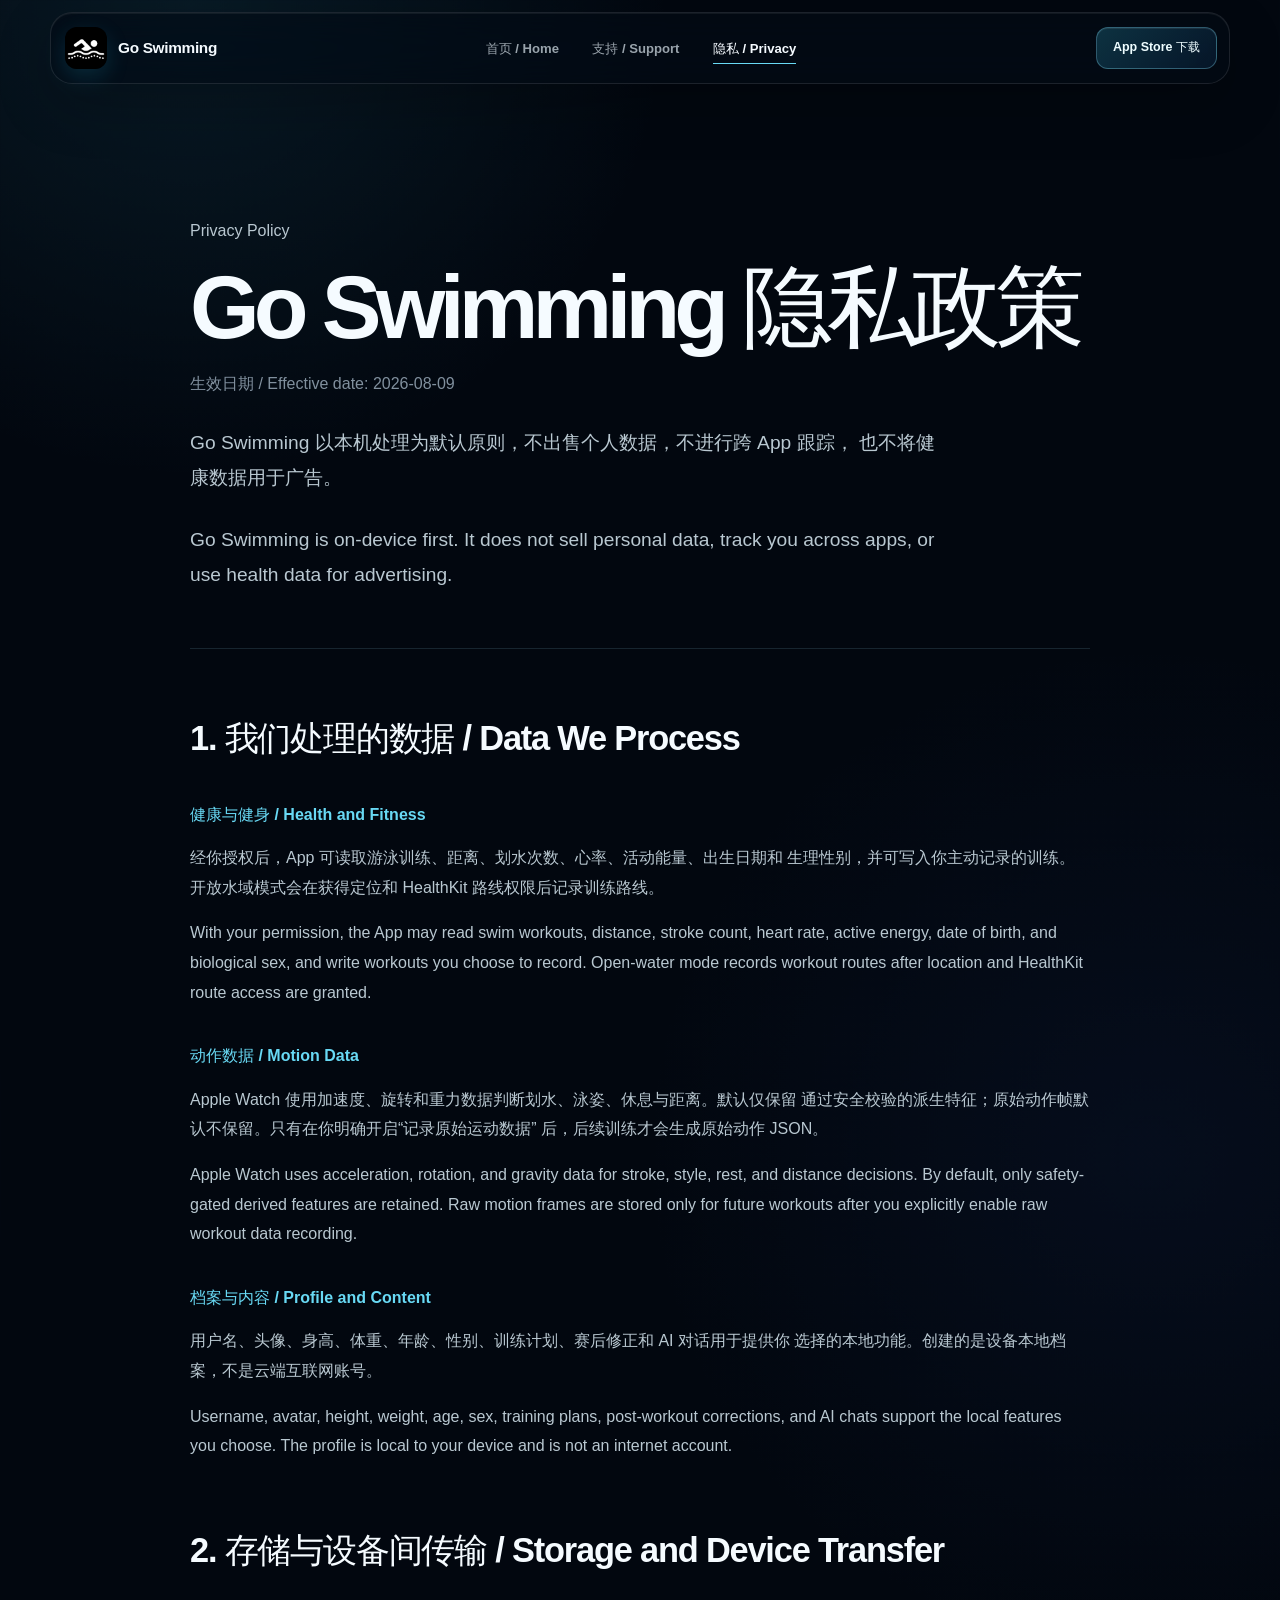
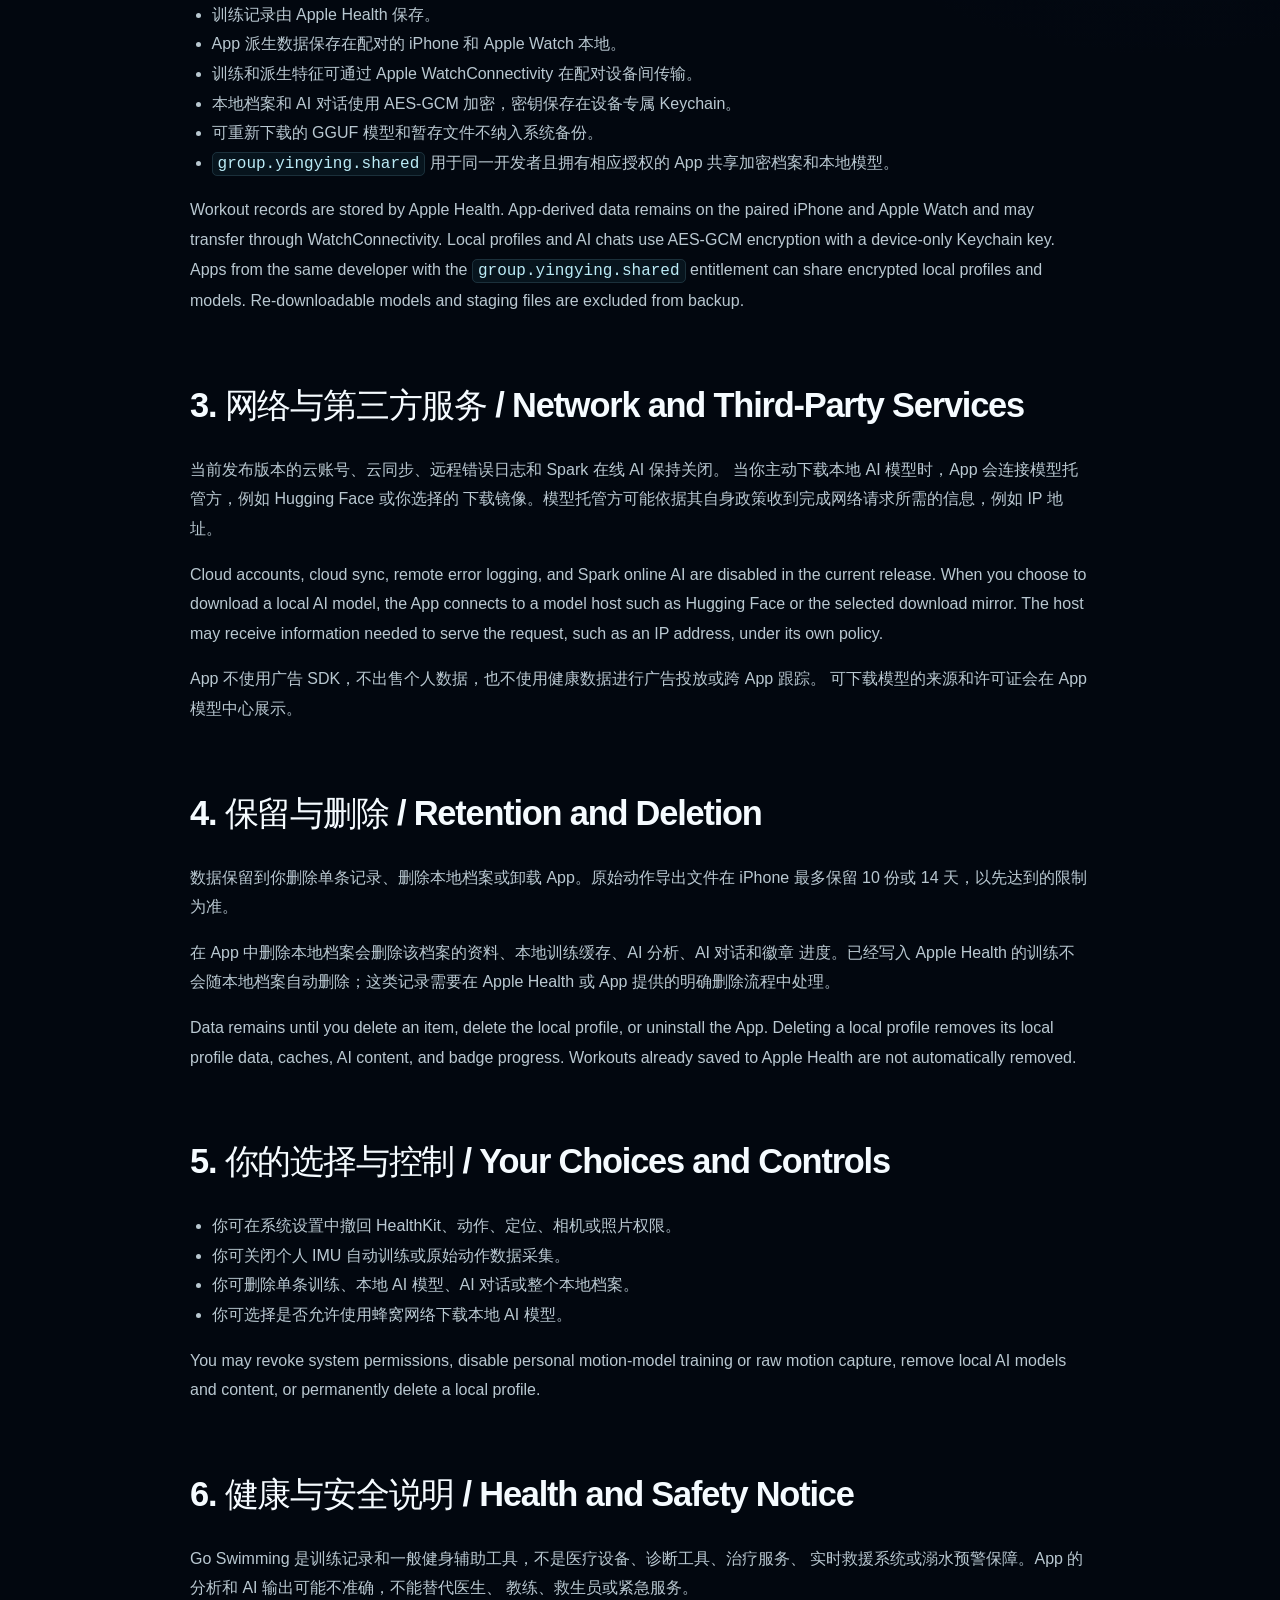
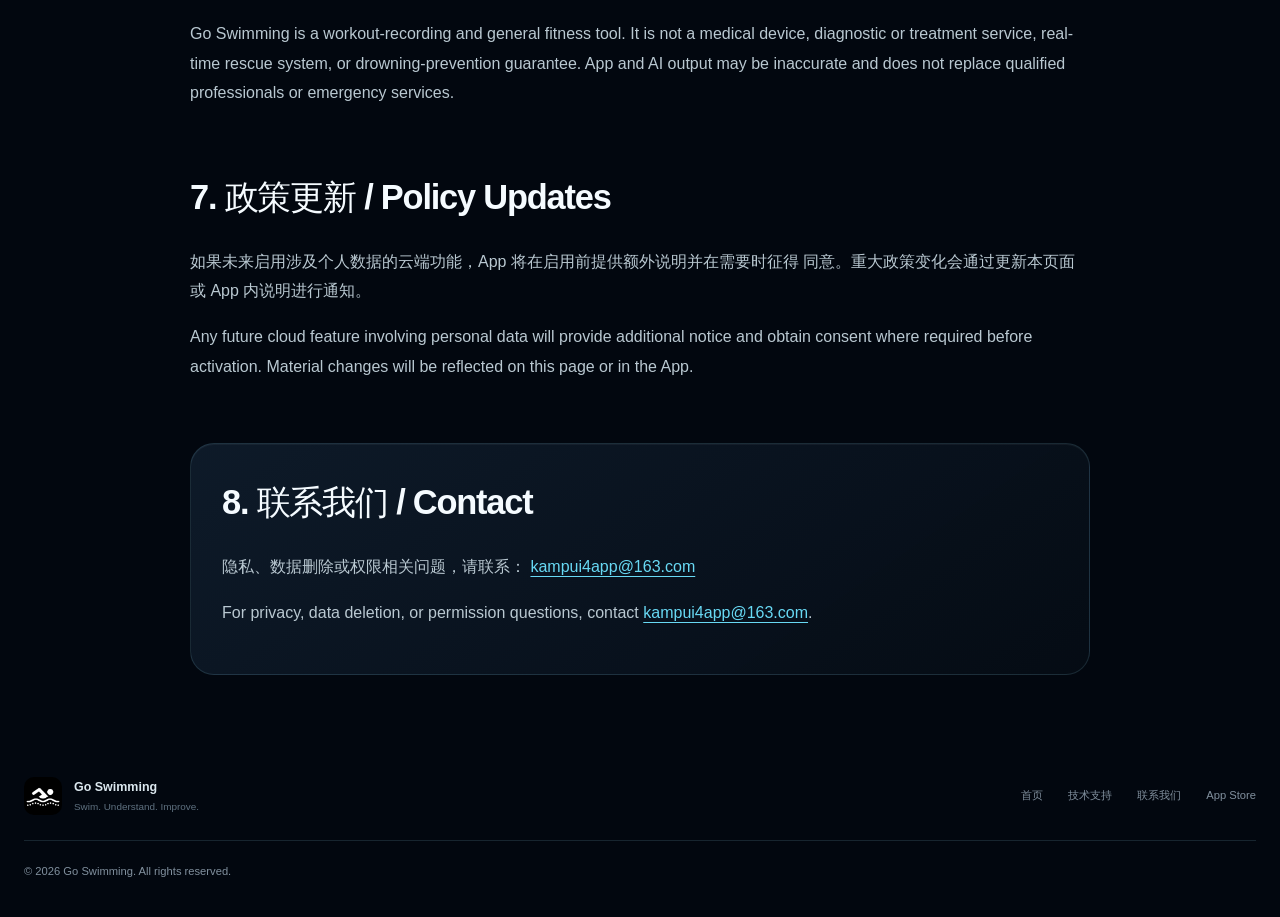
<file: privacy.html>
<!doctype html>
<html lang="zh-CN">
<head>
  <meta charset="utf-8">
  <meta name="viewport" content="width=device-width, initial-scale=1">
  <meta name="description" content="Go Swimming App privacy policy.">
  <meta name="theme-color" content="#071114">
  <title>Go Swimming · Privacy Policy</title>
  <link rel="icon" href="assets/app-icon.png">
  <link rel="stylesheet" href="styles.css?v=20261008-1">
  <script src="script.js?v=20261005-4" defer></script>
</head>
<body>
  <header class="site-header">
    <a class="brand" href="index.html" aria-label="Go Swimming home">
      <img src="assets/app-icon.png" alt="" width="48" height="48">
      <span>Go Swimming</span>
    </a>
    <nav aria-label="Primary navigation">
      <a href="index.html">首页 / Home</a>
      <a href="support.html">支持 / Support</a>
      <a class="active" href="privacy.html">隐私 / Privacy</a>
    </nav>
    <a class="nav-download" href="https://apps.apple.com/cn/app/go-swimming/id6812811647" target="_blank" rel="noopener">
      App Store 下载
    </a>
  </header>

  <main class="document policy">
    <div class="document-title">
      <p class="eyebrow">Privacy Policy</p>
      <h1>Go Swimming 隐私政策</h1>
      <p>生效日期 / Effective date: 2026-08-09</p>
      <p class="lead">
        Go Swimming 以本机处理为默认原则，不出售个人数据，不进行跨 App 跟踪，
        也不将健康数据用于广告。
      </p>
      <p class="lead english">
        Go Swimming is on-device first. It does not sell personal data, track you
        across apps, or use health data for advertising.
      </p>
    </div>

    <section>
      <h2>1. 我们处理的数据 / Data We Process</h2>
      <h3>健康与健身 / Health and Fitness</h3>
      <p>
        经你授权后，App 可读取游泳训练、距离、划水次数、心率、活动能量、出生日期和
        生理性别，并可写入你主动记录的训练。开放水域模式会在获得定位和 HealthKit
        路线权限后记录训练路线。
      </p>
      <p class="english">
        With your permission, the App may read swim workouts, distance, stroke
        count, heart rate, active energy, date of birth, and biological sex, and
        write workouts you choose to record. Open-water mode records workout
        routes after location and HealthKit route access are granted.
      </p>

      <h3>动作数据 / Motion Data</h3>
      <p>
        Apple Watch 使用加速度、旋转和重力数据判断划水、泳姿、休息与距离。默认仅保留
        通过安全校验的派生特征；原始动作帧默认不保留。只有在你明确开启“记录原始运动数据”
        后，后续训练才会生成原始动作 JSON。
      </p>
      <p class="english">
        Apple Watch uses acceleration, rotation, and gravity data for stroke,
        style, rest, and distance decisions. By default, only safety-gated
        derived features are retained. Raw motion frames are stored only for
        future workouts after you explicitly enable raw workout data recording.
      </p>

      <h3>档案与内容 / Profile and Content</h3>
      <p>
        用户名、头像、身高、体重、年龄、性别、训练计划、赛后修正和 AI 对话用于提供你
        选择的本地功能。创建的是设备本地档案，不是云端互联网账号。
      </p>
      <p class="english">
        Username, avatar, height, weight, age, sex, training plans, post-workout
        corrections, and AI chats support the local features you choose. The
        profile is local to your device and is not an internet account.
      </p>
    </section>

    <section>
      <h2>2. 存储与设备间传输 / Storage and Device Transfer</h2>
      <ul>
        <li>训练记录由 Apple Health 保存。</li>
        <li>App 派生数据保存在配对的 iPhone 和 Apple Watch 本地。</li>
        <li>训练和派生特征可通过 Apple WatchConnectivity 在配对设备间传输。</li>
        <li>本地档案和 AI 对话使用 AES-GCM 加密，密钥保存在设备专属 Keychain。</li>
        <li>可重新下载的 GGUF 模型和暂存文件不纳入系统备份。</li>
        <li><code>group.yingying.shared</code> 用于同一开发者且拥有相应授权的 App 共享加密档案和本地模型。</li>
      </ul>
      <p class="english">
        Workout records are stored by Apple Health. App-derived data remains on
        the paired iPhone and Apple Watch and may transfer through
        WatchConnectivity. Local profiles and AI chats use AES-GCM encryption
        with a device-only Keychain key. Apps from the same developer with the
        <code>group.yingying.shared</code> entitlement can share encrypted local
        profiles and models. Re-downloadable models and staging files are
        excluded from backup.
      </p>
    </section>

    <section>
      <h2>3. 网络与第三方服务 / Network and Third-Party Services</h2>
      <p>
        当前发布版本的云账号、云同步、远程错误日志和 Spark 在线 AI 保持关闭。
        当你主动下载本地 AI 模型时，App 会连接模型托管方，例如 Hugging Face 或你选择的
        下载镜像。模型托管方可能依据其自身政策收到完成网络请求所需的信息，例如 IP 地址。
      </p>
      <p class="english">
        Cloud accounts, cloud sync, remote error logging, and Spark online AI are
        disabled in the current release. When you choose to download a local AI
        model, the App connects to a model host such as Hugging Face or the
        selected download mirror. The host may receive information needed to
        serve the request, such as an IP address, under its own policy.
      </p>
      <p>
        App 不使用广告 SDK，不出售个人数据，也不使用健康数据进行广告投放或跨 App 跟踪。
        可下载模型的来源和许可证会在 App 模型中心展示。
      </p>
    </section>

    <section>
      <h2>4. 保留与删除 / Retention and Deletion</h2>
      <p>
        数据保留到你删除单条记录、删除本地档案或卸载 App。原始动作导出文件在 iPhone
        最多保留 10 份或 14 天，以先达到的限制为准。
      </p>
      <p>
        在 App 中删除本地档案会删除该档案的资料、本地训练缓存、AI 分析、AI 对话和徽章
        进度。已经写入 Apple Health 的训练不会随本地档案自动删除；这类记录需要在
        Apple Health 或 App 提供的明确删除流程中处理。
      </p>
      <p class="english">
        Data remains until you delete an item, delete the local profile, or
        uninstall the App. Deleting a local profile removes its local profile
        data, caches, AI content, and badge progress. Workouts already saved to
        Apple Health are not automatically removed.
      </p>
    </section>

    <section>
      <h2>5. 你的选择与控制 / Your Choices and Controls</h2>
      <ul>
        <li>你可在系统设置中撤回 HealthKit、动作、定位、相机或照片权限。</li>
        <li>你可关闭个人 IMU 自动训练或原始动作数据采集。</li>
        <li>你可删除单条训练、本地 AI 模型、AI 对话或整个本地档案。</li>
        <li>你可选择是否允许使用蜂窝网络下载本地 AI 模型。</li>
      </ul>
      <p class="english">
        You may revoke system permissions, disable personal motion-model
        training or raw motion capture, remove local AI models and content, or
        permanently delete a local profile.
      </p>
    </section>

    <section>
      <h2>6. 健康与安全说明 / Health and Safety Notice</h2>
      <p>
        Go Swimming 是训练记录和一般健身辅助工具，不是医疗设备、诊断工具、治疗服务、
        实时救援系统或溺水预警保障。App 的分析和 AI 输出可能不准确，不能替代医生、
        教练、救生员或紧急服务。
      </p>
      <p class="english">
        Go Swimming is a workout-recording and general fitness tool. It is not a
        medical device, diagnostic or treatment service, real-time rescue system,
        or drowning-prevention guarantee. App and AI output may be inaccurate and
        does not replace qualified professionals or emergency services.
      </p>
    </section>

    <section>
      <h2>7. 政策更新 / Policy Updates</h2>
      <p>
        如果未来启用涉及个人数据的云端功能，App 将在启用前提供额外说明并在需要时征得
        同意。重大政策变化会通过更新本页面或 App 内说明进行通知。
      </p>
      <p class="english">
        Any future cloud feature involving personal data will provide additional
        notice and obtain consent where required before activation. Material
        changes will be reflected on this page or in the App.
      </p>
    </section>

    <section class="card">
      <h2>8. 联系我们 / Contact</h2>
      <p>
        隐私、数据删除或权限相关问题，请联系：
        <a href="mailto:kampui4app@163.com">kampui4app@163.com</a>
      </p>
      <p>
        For privacy, data deletion, or permission questions, contact
        <a href="mailto:kampui4app@163.com">kampui4app@163.com</a>.
      </p>
    </section>
  </main>

  <footer>
    <div class="footer-brand">
      <img src="assets/app-icon.png" alt="" width="38" height="38">
      <div><strong>Go Swimming</strong><span>Swim. Understand. Improve.</span></div>
    </div>
    <div class="footer-links">
      <a href="index.html">首页</a>
      <a href="support.html">技术支持</a>
      <a href="mailto:kampui4app@163.com">联系我们</a>
      <a href="https://apps.apple.com/cn/app/go-swimming/id6812811647" target="_blank" rel="noopener">App Store</a>
    </div>
    <p>© 2026 Go Swimming. All rights reserved.</p>
  </footer>
</body>
</html>
</file>
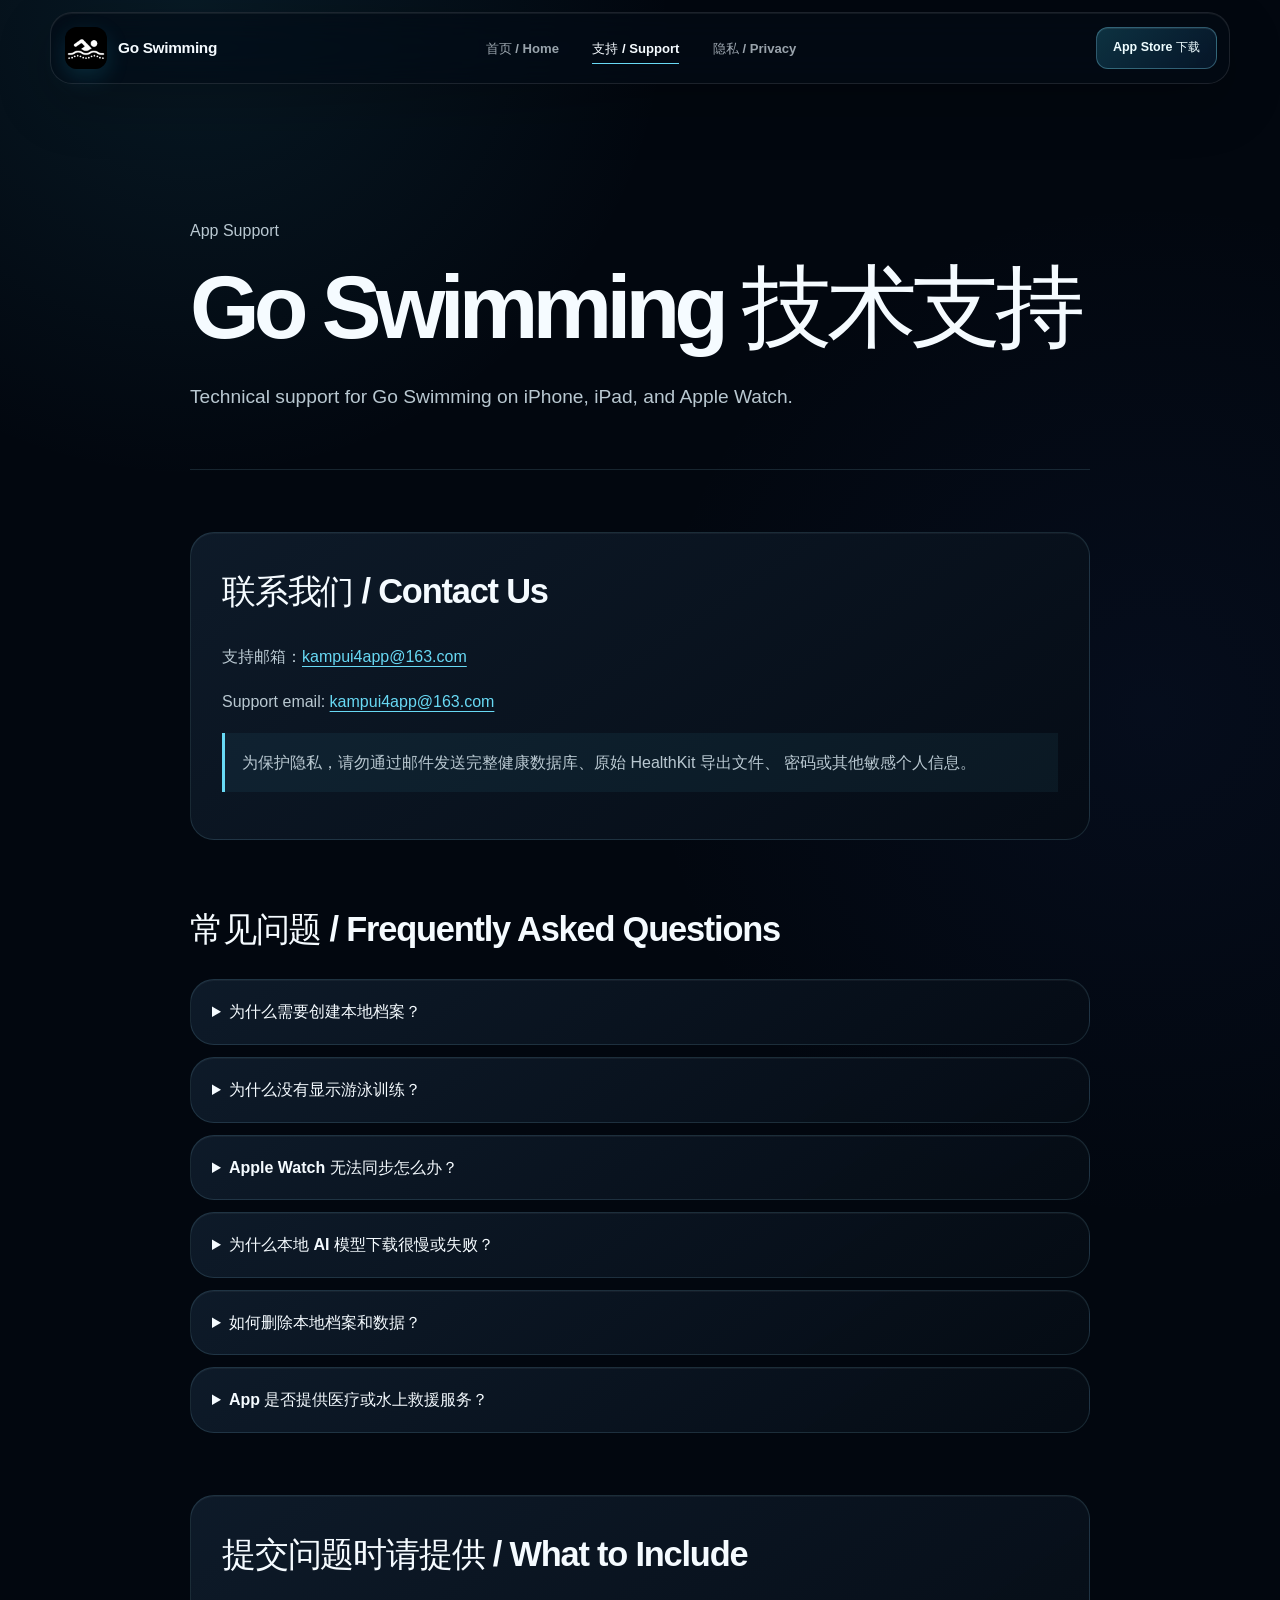
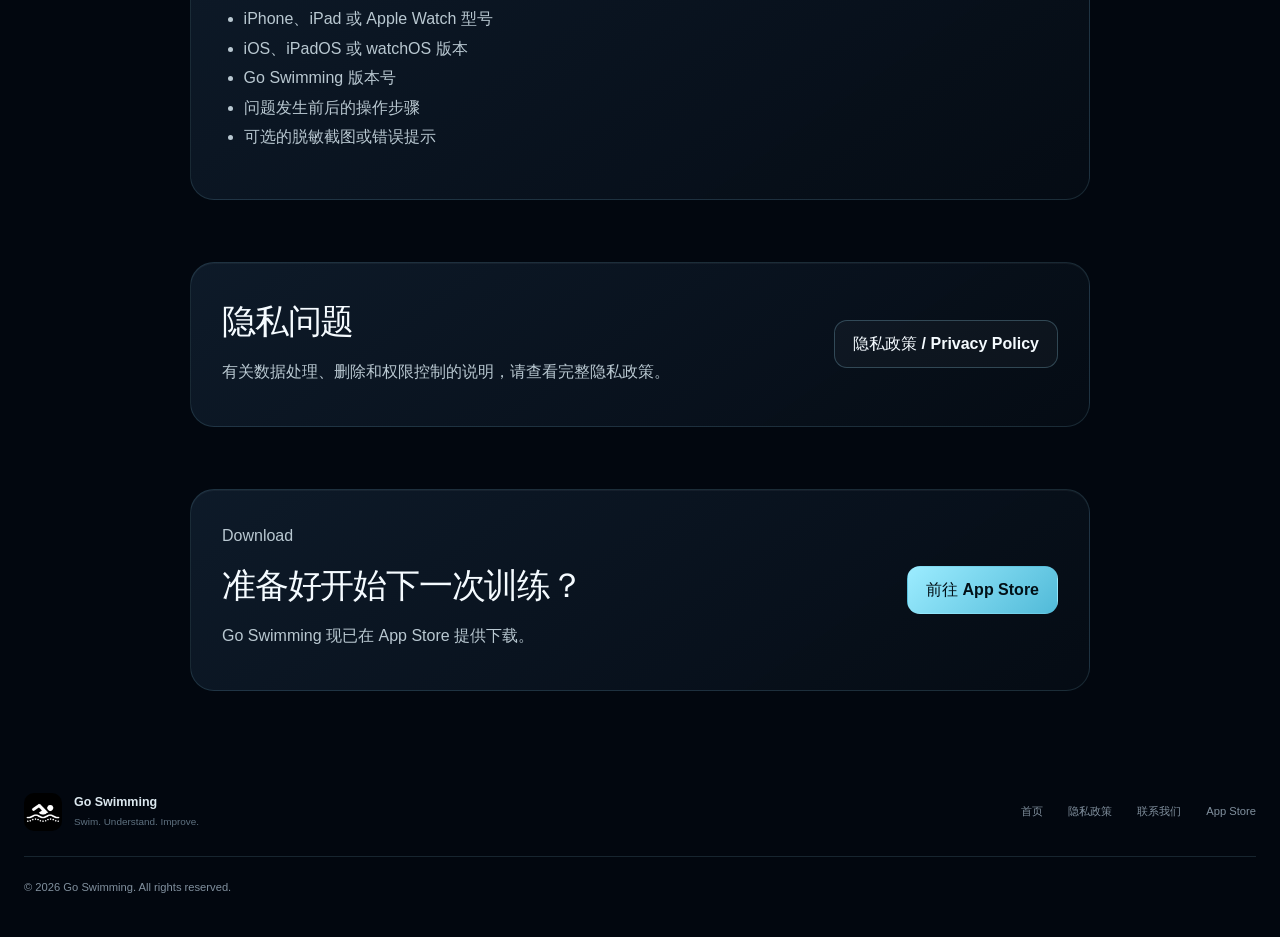
<file: support.html>
<!doctype html>
<html lang="zh-CN">
<head>
  <meta charset="utf-8">
  <meta name="viewport" content="width=device-width, initial-scale=1">
  <meta name="description" content="Go Swimming App support and contact information.">
  <meta name="theme-color" content="#071114">
  <title>Go Swimming · App Support</title>
  <link rel="icon" href="assets/app-icon.png">
  <link rel="stylesheet" href="styles.css?v=20261008-1">
  <script src="script.js?v=20261005-4" defer></script>
</head>
<body>
  <header class="site-header">
    <a class="brand" href="index.html" aria-label="Go Swimming home">
      <img src="assets/app-icon.png" alt="" width="48" height="48">
      <span>Go Swimming</span>
    </a>
    <nav aria-label="Primary navigation">
      <a href="index.html">首页 / Home</a>
      <a class="active" href="support.html">支持 / Support</a>
      <a href="privacy.html">隐私 / Privacy</a>
    </nav>
    <a class="nav-download" href="https://apps.apple.com/cn/app/go-swimming/id6812811647" target="_blank" rel="noopener">
      App Store 下载
    </a>
  </header>

  <main class="document">
    <div class="document-title">
      <p class="eyebrow">App Support</p>
      <h1>Go Swimming 技术支持</h1>
      <p class="lead">Technical support for Go Swimming on iPhone, iPad, and Apple Watch.</p>
    </div>

    <section class="card">
      <h2>联系我们 / Contact Us</h2>
      <p>
        支持邮箱：<a href="mailto:kampui4app@163.com">kampui4app@163.com</a>
      </p>
      <p>
        Support email:
        <a href="mailto:kampui4app@163.com">kampui4app@163.com</a>
      </p>
      <p class="notice">
        为保护隐私，请勿通过邮件发送完整健康数据库、原始 HealthKit 导出文件、
        密码或其他敏感个人信息。
      </p>
    </section>

    <section>
      <h2>常见问题 / Frequently Asked Questions</h2>
      <div class="stack">
        <details>
          <summary>为什么需要创建本地档案？</summary>
          <p>
            本地档案用于在同一设备上隔离训练缓存、AI 分析、徽章和个人设置。
            它不是互联网账号，不需要邮箱或密码，也不会自动上传到服务器。
          </p>
        </details>
        <details>
          <summary>为什么没有显示游泳训练？</summary>
          <p>
            请在系统“健康”设置中允许 Go Swimming 读取相关训练和健身数据，
            然后重新打开 App。若权限被拒绝，部分统计功能将无法使用。
          </p>
        </details>
        <details>
          <summary>Apple Watch 无法同步怎么办？</summary>
          <p>
            请确认 iPhone 与 Apple Watch 已配对、蓝牙与 Wi-Fi 可用，并同时打开
            iPhone App 与 Watch App。训练结束后请等待系统完成后台传输。
          </p>
        </details>
        <details>
          <summary>为什么本地 AI 模型下载很慢或失败？</summary>
          <p>
            模型文件可能达到数百 MB 或数 GB。请优先使用稳定 Wi-Fi，确认设备有足够
            空间，并在模型中心重试。模型托管服务在部分网络环境下可能暂时不可用。
          </p>
        </details>
        <details>
          <summary>如何删除本地档案和数据？</summary>
          <p>
            打开“个人”页并选择“删除本地档案”。该操作会永久删除该档案的本地资料、
            训练缓存、AI 分析和徽章进度。已经写入 Apple Health 的训练不会被自动删除；
            如需删除，请在 Apple Health 或 App 提供的明确删除流程中处理。
          </p>
        </details>
        <details>
          <summary>App 是否提供医疗或水上救援服务？</summary>
          <p>
            不提供。Go Swimming 是训练记录和一般健身辅助工具，不是医疗设备、诊断工具、
            实时救援系统或溺水预警保障。身体不适、疼痛或紧急情况应立即停止训练并寻求
            合格专业人员或紧急救援。
          </p>
        </details>
      </div>
    </section>

    <section class="card">
      <h2>提交问题时请提供 / What to Include</h2>
      <ul>
        <li>iPhone、iPad 或 Apple Watch 型号</li>
        <li>iOS、iPadOS 或 watchOS 版本</li>
        <li>Go Swimming 版本号</li>
        <li>问题发生前后的操作步骤</li>
        <li>可选的脱敏截图或错误提示</li>
      </ul>
    </section>

    <section class="contact-strip">
      <div>
        <h2>隐私问题</h2>
        <p>有关数据处理、删除和权限控制的说明，请查看完整隐私政策。</p>
      </div>
      <a class="button" href="privacy.html">隐私政策 / Privacy Policy</a>
    </section>

    <section class="contact-strip">
      <div>
        <p class="eyebrow">Download</p>
        <h2>准备好开始下一次训练？</h2>
        <p>Go Swimming 现已在 App Store 提供下载。</p>
      </div>
      <a class="button primary" href="https://apps.apple.com/cn/app/go-swimming/id6812811647" target="_blank" rel="noopener">
        前往 App Store
      </a>
    </section>
  </main>

  <footer>
    <div class="footer-brand">
      <img src="assets/app-icon.png" alt="" width="38" height="38">
      <div><strong>Go Swimming</strong><span>Swim. Understand. Improve.</span></div>
    </div>
    <div class="footer-links">
      <a href="index.html">首页</a>
      <a href="privacy.html">隐私政策</a>
      <a href="mailto:kampui4app@163.com">联系我们</a>
      <a href="https://apps.apple.com/cn/app/go-swimming/id6812811647" target="_blank" rel="noopener">App Store</a>
    </div>
    <p>© 2026 Go Swimming. All rights reserved.</p>
  </footer>
</body>
</html>
</file>
<file: styles.css>
:root {
  color-scheme: dark;
  --background: #02070f;
  --background-soft: #050d18;
  --surface: rgba(12, 23, 36, 0.74);
  --surface-solid: #0a1420;
  --surface-raised: #0e1b29;
  --line: rgba(151, 215, 239, 0.14);
  --line-strong: rgba(151, 215, 239, 0.26);
  --text: #f5fbff;
  --text-soft: #c5d2dc;
  --muted: #81909e;
  --aqua: #68d9f4;
  --aqua-bright: #9cecff;
  --aqua-deep: #168db0;
  --blue: #4f83ff;
  --green: #65d996;
  --amber: #f0b65c;
  --coral: #ff5b6f;
  --max-width: 1240px;
  --header-height: 72px;
  --ease-out: cubic-bezier(0.16, 1, 0.3, 1);
  --ease-spring: cubic-bezier(0.34, 1.56, 0.64, 1);
  font-family: -apple-system, BlinkMacSystemFont, "SF Pro Display",
    "SF Pro Text", "PingFang SC", "Helvetica Neue", "Segoe UI", sans-serif;
  font-synthesis: none;
}

* {
  box-sizing: border-box;
}

html {
  background: var(--background);
  overflow-x: clip;
  scroll-behavior: smooth;
  scroll-padding-top: 100px;
}

body {
  min-width: 320px;
  margin: 0;
  color: var(--text);
  background:
    radial-gradient(circle at 50% -18%, rgba(27, 119, 166, 0.18), transparent 30%),
    var(--background);
  font-size: 16px;
  line-height: 1.6;
  overflow-x: clip;
  -webkit-font-smoothing: antialiased;
}

::selection {
  color: #00121a;
  background: var(--aqua);
}

img,
svg {
  display: block;
  max-width: 100%;
}

button,
input,
textarea {
  font: inherit;
}

a {
  color: inherit;
}

.water-canvas {
  position: fixed;
  inset: 0;
  z-index: -2;
  width: 100%;
  height: 100%;
  pointer-events: none;
  opacity: 0.55;
}

.page-glow {
  position: fixed;
  z-index: -1;
  width: 42vw;
  height: 42vw;
  border-radius: 50%;
  pointer-events: none;
  filter: blur(120px);
  opacity: 0.12;
}

.page-glow-one {
  top: 20vh;
  right: -24vw;
  background: #148eb8;
}

.page-glow-two {
  bottom: -20vw;
  left: -26vw;
  background: #315bcb;
}

.section-shell {
  width: min(calc(100% - 48px), var(--max-width));
  margin-inline: auto;
}

.site-header {
  position: fixed;
  top: 12px;
  left: 50%;
  z-index: 100;
  width: min(calc(100% - 32px), 1180px);
  min-height: var(--header-height);
  padding: 10px 12px 10px 14px;
  display: grid;
  grid-template-columns: 1fr auto 1fr;
  align-items: center;
  gap: 24px;
  border: 1px solid rgba(255, 255, 255, 0.1);
  border-radius: 22px;
  background: rgba(4, 12, 21, 0.66);
  box-shadow:
    0 20px 55px rgba(0, 0, 0, 0.22),
    inset 0 1px rgba(255, 255, 255, 0.06);
  backdrop-filter: blur(24px) saturate(140%);
  -webkit-backdrop-filter: blur(24px) saturate(140%);
  transform: translateX(-50%);
  transition:
    background 0.35s ease,
    border-color 0.35s ease,
    box-shadow 0.35s ease;
}

.site-header.is-scrolled {
  border-color: rgba(255, 255, 255, 0.13);
  background: rgba(3, 10, 18, 0.86);
  box-shadow:
    0 18px 46px rgba(0, 0, 0, 0.4),
    inset 0 1px rgba(255, 255, 255, 0.07);
}

.brand {
  display: inline-flex;
  width: fit-content;
  align-items: center;
  gap: 11px;
  color: var(--text);
  font-size: 0.96rem;
  font-weight: 700;
  letter-spacing: -0.02em;
  text-decoration: none;
}

.brand img {
  width: 42px;
  height: 42px;
  border-radius: 12px;
  box-shadow: 0 8px 22px rgba(45, 173, 210, 0.18);
}

.site-header nav {
  display: flex;
  align-items: center;
  justify-content: center;
  gap: clamp(18px, 2.6vw, 34px);
}

.site-header nav a {
  position: relative;
  padding: 10px 0;
  color: rgba(225, 237, 245, 0.68);
  font-size: 0.82rem;
  font-weight: 560;
  white-space: nowrap;
  text-decoration: none;
  transition: color 0.25s ease;
}

.site-header nav a::after {
  position: absolute;
  right: 0;
  bottom: 5px;
  left: 0;
  height: 1px;
  content: "";
  background: var(--aqua);
  transform: scaleX(0);
  transition: transform 0.35s var(--ease-out);
}

.site-header nav a:hover,
.site-header nav a.active {
  color: var(--text);
}

.site-header nav a:hover::after,
.site-header nav a.active::after {
  transform: scaleX(1);
}

.nav-download {
  justify-self: end;
  padding: 10px 16px;
  border: 1px solid rgba(130, 225, 247, 0.32);
  border-radius: 12px;
  color: #eefdff;
  background: linear-gradient(135deg, rgba(46, 170, 202, 0.26), rgba(32, 102, 173, 0.14));
  box-shadow: inset 0 1px rgba(255, 255, 255, 0.08);
  font-size: 0.78rem;
  font-weight: 650;
  white-space: nowrap;
  text-decoration: none;
  transition:
    transform 0.3s var(--ease-out),
    border-color 0.3s ease,
    background 0.3s ease;
}

.nav-download:hover {
  border-color: rgba(130, 225, 247, 0.64);
  background: linear-gradient(135deg, rgba(46, 170, 202, 0.4), rgba(32, 102, 173, 0.22));
  transform: translateY(-2px);
}

.hero {
  position: relative;
  width: min(calc(100% - 48px), 1380px);
  min-height: max(790px, 100svh);
  margin-inline: auto;
  padding: 145px clamp(0px, calc((100vw - 1240px) / 2), 70px) 80px;
  display: grid;
  grid-template-columns: minmax(0, 0.9fr) minmax(430px, 1.1fr);
  align-items: center;
  gap: 70px;
}

.hero::before {
  position: absolute;
  top: 2%;
  right: -9%;
  z-index: -1;
  width: 68%;
  aspect-ratio: 1;
  border-radius: 50%;
  content: "";
  background:
    radial-gradient(circle, rgba(71, 190, 228, 0.12) 0, rgba(30, 113, 171, 0.06) 32%, transparent 69%);
  filter: blur(2px);
}

.hero-copy {
  position: relative;
  z-index: 3;
  max-width: 700px;
}

.availability-pill {
  width: fit-content;
  margin-bottom: 32px;
  padding: 8px 13px;
  display: flex;
  align-items: center;
  gap: 9px;
  border: 1px solid rgba(104, 217, 244, 0.2);
  border-radius: 999px;
  color: #bfeef9;
  background: rgba(64, 184, 214, 0.07);
  font-size: 0.75rem;
  font-weight: 570;
  letter-spacing: 0.03em;
}

.pulse-dot {
  position: relative;
  width: 7px;
  height: 7px;
  border-radius: 50%;
  background: var(--green);
  box-shadow: 0 0 12px var(--green);
}

.pulse-dot::after {
  position: absolute;
  inset: -5px;
  border: 1px solid var(--green);
  border-radius: 50%;
  content: "";
  animation: pulse 2.2s ease-out infinite;
}

.hero-kicker,
.section-label {
  margin: 0 0 18px;
  color: var(--aqua);
  font-size: 0.73rem;
  font-weight: 720;
  letter-spacing: 0.2em;
  text-transform: uppercase;
}

.hero h1 {
  max-width: 740px;
  margin: 0;
  font-size: clamp(4rem, 5.8vw, 7.1rem);
  font-weight: 680;
  line-height: 0.96;
  letter-spacing: -0.075em;
}

.hero h1 span,
.display-heading span,
.final-cta h2 span {
  color: transparent;
  background:
    linear-gradient(100deg, #f7fdff 4%, #8ee5f8 42%, #5286f5 82%, #d9faff 100%);
  background-size: 180% 100%;
  -webkit-background-clip: text;
  background-clip: text;
  animation: text-shimmer 9s ease-in-out infinite;
}

.hero-lead {
  max-width: 620px;
  margin: 32px 0 0;
  color: var(--text-soft);
  font-size: clamp(1.02rem, 1.45vw, 1.22rem);
  font-weight: 390;
  line-height: 1.85;
}

.hero-actions {
  margin-top: 36px;
  display: flex;
  align-items: center;
  gap: 30px;
}

.app-store-button {
  min-width: 184px;
  min-height: 62px;
  padding: 8px 22px 8px 17px;
  display: inline-flex;
  align-items: center;
  justify-content: center;
  gap: 12px;
  border: 1px solid rgba(255, 255, 255, 0.3);
  border-radius: 16px;
  color: #fff;
  background:
    linear-gradient(155deg, rgba(255, 255, 255, 0.12), transparent 45%),
    #05080b;
  box-shadow:
    0 15px 40px rgba(0, 0, 0, 0.32),
    inset 0 1px rgba(255, 255, 255, 0.16);
  text-decoration: none;
  transition:
    transform 0.38s var(--ease-spring),
    border-color 0.3s ease,
    box-shadow 0.3s ease;
}

.app-store-button:hover {
  border-color: rgba(148, 231, 251, 0.58);
  box-shadow:
    0 19px 50px rgba(0, 92, 132, 0.2),
    inset 0 1px rgba(255, 255, 255, 0.18);
  transform: translateY(-4px) scale(1.015);
}

.app-store-button svg {
  width: 30px;
  height: 30px;
  fill: currentColor;
}

.app-store-button > span {
  display: flex;
  flex-direction: column;
  font-size: 1.25rem;
  font-weight: 620;
  line-height: 1.05;
  letter-spacing: -0.025em;
}

.app-store-button small {
  margin-bottom: 4px;
  font-size: 0.63rem;
  font-weight: 500;
  letter-spacing: 0.04em;
}

.app-store-button.large {
  min-width: 218px;
  min-height: 70px;
  border-radius: 18px;
}

.app-store-button.large svg {
  width: 35px;
  height: 35px;
}

.app-store-button.large > span {
  font-size: 1.45rem;
}

.text-link {
  width: fit-content;
  display: inline-flex;
  align-items: center;
  gap: 10px;
  color: #cbf5ff;
  font-size: 0.92rem;
  font-weight: 580;
  text-decoration: none;
}

.text-link span {
  color: var(--aqua);
  transition: transform 0.35s var(--ease-out);
}

.text-link:hover span {
  transform: translateX(5px);
}

.hero .text-link:hover span {
  transform: translateY(5px);
}

.compatibility {
  margin: 22px 0 0;
  color: var(--muted);
  font-size: 0.75rem;
}

.hero-product {
  position: relative;
  height: min(72vh, 730px);
  min-height: 620px;
  perspective: 1600px;
}

.orbit {
  position: absolute;
  top: 50%;
  left: 52%;
  border: 1px solid rgba(91, 190, 226, 0.11);
  border-radius: 50%;
  transform: translate(-50%, -50%) rotate(-16deg);
}

.orbit::after {
  position: absolute;
  top: -4px;
  left: 34%;
  width: 8px;
  height: 8px;
  border-radius: 50%;
  content: "";
  background: var(--aqua);
  box-shadow: 0 0 24px var(--aqua);
}

.orbit-one {
  width: 570px;
  height: 570px;
  animation: orbit-rotate 28s linear infinite;
}

.orbit-two {
  width: 430px;
  height: 430px;
  opacity: 0.7;
  transform: translate(-50%, -50%) rotate(34deg);
  animation: orbit-rotate-reverse 21s linear infinite;
}

.device {
  position: relative;
  overflow: hidden;
  background: #020303;
  box-shadow:
    0 40px 90px rgba(0, 0, 0, 0.54),
    0 0 0 1px rgba(255, 255, 255, 0.08),
    inset 0 0 0 1px rgba(255, 255, 255, 0.04);
}

.device img {
  width: 100%;
  height: 100%;
  object-fit: cover;
}

.device.iphone {
  aspect-ratio: 1320 / 2868;
  padding: 7px;
  border: 1px solid rgba(255, 255, 255, 0.3);
  border-radius: 54px;
  background:
    linear-gradient(145deg, #323b42, #080b0e 28%, #212b31 74%, #050607);
  box-shadow:
    0 45px 100px rgba(0, 0, 0, 0.56),
    0 0 80px rgba(45, 163, 207, 0.09),
    inset 0 1px rgba(255, 255, 255, 0.52);
}

.device.iphone img {
  border-radius: 47px;
}

.device-speaker {
  position: absolute;
  top: 17px;
  left: 50%;
  z-index: 5;
  width: 31%;
  height: 29px;
  border-radius: 18px;
  background: #000;
  transform: translateX(-50%);
}

.device.watch {
  aspect-ratio: 422 / 514;
  padding: 8px;
  overflow: visible;
  border: 1px solid rgba(255, 255, 255, 0.28);
  border-radius: 26%;
  background: linear-gradient(145deg, #3f4a51, #080a0b 31%, #222b30 72%, #08090a);
  box-shadow:
    0 28px 64px rgba(0, 0, 0, 0.56),
    inset 0 1px rgba(255, 255, 255, 0.42);
}

.device.watch img {
  border-radius: 23%;
  background: #000;
}

.watch-crown {
  position: absolute;
  top: 25%;
  right: -10px;
  z-index: -1;
  width: 10px;
  height: 18%;
  border-radius: 0 7px 7px 0;
  background: linear-gradient(90deg, #13171a, #4b545a);
}

.watch-crown::after {
  position: absolute;
  top: 150%;
  right: 0;
  width: 7px;
  height: 38%;
  border-radius: 0 5px 5px 0;
  content: "";
  background: #323a3e;
}

.hero-phone {
  position: absolute;
  top: 1%;
  left: 44%;
  z-index: 2;
  width: min(340px, 35vw);
  transform: translateX(-50%) rotateY(-9deg) rotateZ(3deg);
  animation: device-float 6s ease-in-out infinite;
}

.hero-watch {
  position: absolute;
  right: 0;
  bottom: 10%;
  z-index: 3;
  width: min(225px, 24vw);
  transform: rotate(8deg);
  animation: watch-float 5.4s ease-in-out infinite;
}

.floating-stat {
  position: absolute;
  z-index: 5;
  padding: 14px 17px;
  display: flex;
  flex-direction: column;
  border: 1px solid rgba(255, 255, 255, 0.13);
  border-radius: 18px;
  background: rgba(9, 19, 30, 0.68);
  box-shadow:
    0 22px 46px rgba(0, 0, 0, 0.25),
    inset 0 1px rgba(255, 255, 255, 0.07);
  backdrop-filter: blur(18px);
  -webkit-backdrop-filter: blur(18px);
}

.floating-stat > span:first-child {
  color: var(--muted);
  font-size: 0.67rem;
}

.floating-stat strong {
  margin-top: 2px;
  font-size: 1.28rem;
  font-weight: 650;
  line-height: 1.2;
  letter-spacing: -0.04em;
}

.floating-stat strong small {
  color: var(--aqua);
  font-size: 0.7rem;
}

.stat-distance {
  top: 16%;
  right: -2%;
  animation: card-float 5s ease-in-out 0.7s infinite;
}

.stat-swimming {
  bottom: 16%;
  left: 2%;
  min-width: 150px;
  padding-left: 50px;
  animation: card-float 5.6s ease-in-out infinite;
}

.stat-swimming .mini-wave {
  position: absolute;
  top: 50%;
  left: 16px;
  color: var(--aqua);
  font-size: 1.8rem;
  line-height: 1;
  transform: translateY(-50%) rotate(90deg);
}

.stat-swimming small {
  color: var(--muted);
  font-size: 0.65rem;
}

.scroll-cue {
  position: absolute;
  bottom: 32px;
  left: 50%;
  display: flex;
  flex-direction: column;
  align-items: center;
  gap: 7px;
  color: rgba(196, 215, 225, 0.35);
  font-size: 0.63rem;
  letter-spacing: 0.18em;
  transform: translateX(-50%);
}

.scroll-cue i {
  position: relative;
  width: 1px;
  height: 38px;
  overflow: hidden;
  background: rgba(255, 255, 255, 0.12);
}

.scroll-cue i::after {
  position: absolute;
  top: -100%;
  left: 0;
  width: 100%;
  height: 70%;
  content: "";
  background: var(--aqua);
  animation: scroll-line 2s ease-in-out infinite;
}

.intro {
  padding-block: 180px 150px;
  text-align: center;
}

.display-heading {
  margin: 0;
  font-size: clamp(3.2rem, 6.2vw, 6.4rem);
  font-weight: 650;
  line-height: 1.04;
  letter-spacing: -0.065em;
}

.display-heading.narrow {
  max-width: 830px;
}

.section-intro {
  max-width: 650px;
  margin: 30px 0 0;
  color: var(--text-soft);
  font-size: clamp(1rem, 1.5vw, 1.18rem);
  line-height: 1.85;
}

.intro .section-intro {
  margin-inline: auto;
}

.metric-row {
  max-width: 1040px;
  margin: 85px auto 0;
  padding-block: 34px;
  display: grid;
  grid-template-columns: repeat(4, 1fr);
  border-top: 1px solid var(--line);
  border-bottom: 1px solid var(--line);
}

.metric-row > div {
  min-width: 0;
  display: flex;
  flex-direction: column;
  align-items: center;
  border-right: 1px solid var(--line);
}

.metric-row > div:last-child {
  border: 0;
}

.metric-row strong {
  font-size: clamp(2.8rem, 5vw, 4.7rem);
  font-weight: 580;
  line-height: 1;
  letter-spacing: -0.06em;
}

.metric-row strong small {
  color: var(--aqua);
  font-size: 0.45em;
}

.metric-row span {
  margin-top: 12px;
  color: var(--muted);
  font-size: 0.76rem;
}

.story-section {
  position: relative;
  background:
    radial-gradient(circle at 22% 50%, rgba(18, 126, 167, 0.1), transparent 34%),
    linear-gradient(180deg, transparent, rgba(6, 17, 29, 0.9) 10%, rgba(6, 17, 29, 0.9) 90%, transparent);
}

.story-shell {
  width: min(calc(100% - 48px), var(--max-width));
  margin-inline: auto;
  display: grid;
  grid-template-columns: minmax(410px, 0.92fr) minmax(0, 1.08fr);
  gap: 90px;
}

.story-visual {
  position: sticky;
  top: 115px;
  height: calc(100svh - 145px);
  min-height: 650px;
  display: flex;
  align-items: center;
  justify-content: center;
}

.story-halo {
  position: absolute;
  top: 50%;
  left: 50%;
  width: min(45vw, 620px);
  aspect-ratio: 1;
  border-radius: 50%;
  background:
    radial-gradient(circle, rgba(72, 196, 231, 0.14), rgba(34, 104, 173, 0.06) 42%, transparent 70%);
  filter: blur(6px);
  transform: translate(-50%, -50%);
}

.story-halo::before,
.story-halo::after {
  position: absolute;
  inset: 11%;
  border: 1px solid rgba(86, 200, 230, 0.09);
  border-radius: 50%;
  content: "";
  animation: halo-breathe 5s ease-in-out infinite;
}

.story-halo::after {
  inset: 24%;
  animation-delay: -2.5s;
}

.story-phone {
  width: min(270px, 40vh);
}

.story-screen {
  position: absolute;
  inset: 7px;
  width: calc(100% - 14px) !important;
  height: calc(100% - 14px) !important;
  border-radius: 47px;
  opacity: 0;
  transform: scale(1.025);
  transition:
    opacity 0.7s ease,
    transform 1.1s var(--ease-out);
}

.story-screen.is-active {
  z-index: 2;
  opacity: 1;
  transform: scale(1);
}

.mobile-story-device {
  display: none;
}

.story-phone .device-speaker {
  z-index: 6;
}

.visual-caption {
  position: absolute;
  bottom: 2%;
  left: 50%;
  margin: 0;
  padding: 9px 13px;
  display: flex;
  align-items: center;
  gap: 9px;
  border: 1px solid var(--line);
  border-radius: 999px;
  color: var(--muted);
  background: rgba(5, 13, 22, 0.68);
  font-size: 0.7rem;
  white-space: nowrap;
  transform: translateX(-50%);
  backdrop-filter: blur(14px);
  -webkit-backdrop-filter: blur(14px);
}

.caption-dot {
  width: 6px;
  height: 6px;
  border-radius: 50%;
  background: var(--aqua);
  box-shadow: 0 0 10px var(--aqua);
}

.story-content {
  padding-block: 22vh;
}

.story-step {
  position: relative;
  min-height: 76vh;
  padding: 13vh 0 10vh 80px;
  display: flex;
  flex-direction: column;
  justify-content: center;
  opacity: 0.24;
  transform: translateY(35px);
  transition:
    opacity 0.7s ease,
    transform 0.8s var(--ease-out);
}

.story-step::before {
  position: absolute;
  top: 15%;
  bottom: 15%;
  left: 24px;
  width: 1px;
  content: "";
  background: rgba(134, 201, 224, 0.1);
}

.story-step::after {
  position: absolute;
  top: 50%;
  left: 21px;
  width: 7px;
  height: 7px;
  border-radius: 50%;
  content: "";
  background: #243746;
  box-shadow: 0 0 0 6px rgba(31, 57, 72, 0.22);
  transition:
    background 0.5s ease,
    box-shadow 0.5s ease;
}

.story-step.is-active {
  opacity: 1;
  transform: translateY(0);
}

.story-step.is-active::after {
  background: var(--aqua);
  box-shadow:
    0 0 0 7px rgba(104, 217, 244, 0.1),
    0 0 22px var(--aqua);
}

.step-number {
  margin: 0 0 28px;
  color: rgba(125, 199, 224, 0.52);
  font-size: 0.7rem;
  font-weight: 650;
  letter-spacing: 0.16em;
}

.step-icon {
  width: 50px;
  height: 50px;
  margin-bottom: 25px;
  display: grid;
  place-items: center;
  border: 1px solid rgba(104, 217, 244, 0.17);
  border-radius: 15px;
  color: var(--aqua);
  background: linear-gradient(145deg, rgba(74, 179, 209, 0.13), rgba(30, 86, 134, 0.05));
  box-shadow: inset 0 1px rgba(255, 255, 255, 0.06);
  font-size: 1.35rem;
}

.story-step h3 {
  max-width: 610px;
  margin: 0;
  font-size: clamp(2.5rem, 4.2vw, 4.6rem);
  font-weight: 630;
  line-height: 1.1;
  letter-spacing: -0.055em;
}

.story-step > p:not(.step-number) {
  max-width: 600px;
  margin: 28px 0 0;
  color: var(--text-soft);
  font-size: 1rem;
  line-height: 1.9;
}

.micro-list {
  margin: 27px 0 0;
  padding: 0;
  display: flex;
  flex-wrap: wrap;
  gap: 9px;
  list-style: none;
}

.micro-list li {
  padding: 8px 12px;
  border: 1px solid var(--line);
  border-radius: 999px;
  color: #9cafbd;
  background: rgba(255, 255, 255, 0.02);
  font-size: 0.7rem;
}

.watch-section {
  padding-block: 190px 160px;
}

.section-heading-row {
  display: grid;
  grid-template-columns: 1.25fr 0.75fr;
  align-items: end;
  gap: 80px;
}

.section-heading-row .section-intro {
  margin-bottom: 6px;
}

.swipe-guide {
  display: none;
}

.watch-gallery {
  width: calc(100vw - max(48px, calc((100vw - var(--max-width)) / 2)));
  margin-top: 80px;
  padding: 15px max(48px, calc((100vw - var(--max-width)) / 2)) 45px 0;
  display: grid;
  grid-auto-columns: minmax(300px, 360px);
  grid-auto-flow: column;
  gap: 22px;
  overflow-x: auto;
  overscroll-behavior-inline: contain;
  scrollbar-width: none;
  scroll-snap-type: inline mandatory;
}

.watch-gallery::-webkit-scrollbar {
  display: none;
}

.watch-card {
  position: relative;
  min-height: 560px;
  padding: 30px;
  display: flex;
  flex-direction: column;
  align-items: center;
  justify-content: space-between;
  overflow: hidden;
  border: 1px solid var(--line);
  border-radius: 32px;
  background:
    radial-gradient(circle at 50% 78%, rgba(52, 157, 198, 0.14), transparent 40%),
    linear-gradient(150deg, rgba(15, 29, 44, 0.92), rgba(5, 12, 21, 0.96));
  box-shadow: inset 0 1px rgba(255, 255, 255, 0.05);
  scroll-snap-align: start;
  transition:
    transform 0.55s var(--ease-out),
    border-color 0.4s ease;
}

.watch-card::before {
  position: absolute;
  top: 57%;
  left: 50%;
  width: 330px;
  height: 330px;
  border: 1px solid rgba(102, 205, 236, 0.08);
  border-radius: 50%;
  content: "";
  transform: translate(-50%, -50%);
}

.watch-card:hover {
  border-color: rgba(107, 212, 241, 0.32);
  transform: translateY(-9px);
}

.watch-card.featured {
  background:
    radial-gradient(circle at 50% 72%, rgba(46, 193, 223, 0.23), transparent 43%),
    linear-gradient(150deg, rgba(14, 40, 56, 0.95), rgba(4, 12, 20, 0.98));
}

.watch-card.caution-card {
  background:
    radial-gradient(circle at 50% 72%, rgba(244, 77, 95, 0.14), transparent 43%),
    linear-gradient(150deg, rgba(40, 24, 35, 0.96), rgba(8, 10, 17, 0.98));
}

.watch-card-copy {
  position: relative;
  z-index: 2;
  width: 100%;
}

.watch-card-copy > span {
  color: var(--aqua);
  font-size: 0.65rem;
  font-weight: 700;
  letter-spacing: 0.14em;
}

.watch-card-copy h3 {
  margin: 14px 0 7px;
  font-size: 1.55rem;
  font-weight: 610;
  letter-spacing: -0.035em;
}

.watch-card-copy p {
  margin: 0;
  color: var(--muted);
  font-size: 0.82rem;
}

.watch-card .device.watch {
  z-index: 2;
  width: 225px;
  max-width: 80%;
  margin-block: 35px 25px;
  transition: transform 0.6s var(--ease-out);
}

.watch-card:hover .device.watch {
  transform: scale(1.035) rotate(-2deg);
}

.gallery-hint {
  margin: 2px 0 0;
  color: var(--muted);
  font-size: 0.72rem;
}

.gallery-hint span {
  margin-left: 7px;
  color: var(--aqua);
}

.bento-section {
  padding-block: 160px 200px;
  background:
    radial-gradient(circle at 70% 35%, rgba(43, 109, 184, 0.08), transparent 28%);
}

.bento-grid {
  margin-top: 75px;
  display: grid;
  grid-template-columns: repeat(2, minmax(0, 1fr));
  gap: 22px;
}

.bento-card {
  position: relative;
  min-height: 500px;
  padding: 46px;
  display: flex;
  flex-direction: column;
  justify-content: space-between;
  overflow: hidden;
  border: 1px solid var(--line);
  border-radius: 36px;
  background:
    linear-gradient(145deg, rgba(15, 29, 44, 0.93), rgba(5, 12, 21, 0.98));
  box-shadow:
    inset 0 1px rgba(255, 255, 255, 0.05),
    0 30px 70px rgba(0, 0, 0, 0.15);
  transition:
    transform 0.55s var(--ease-out),
    border-color 0.4s ease;
}

.bento-card:hover {
  border-color: rgba(111, 216, 244, 0.3);
  transform: translateY(-8px);
}

.bento-card::after {
  position: absolute;
  top: -30%;
  right: -35%;
  width: 70%;
  aspect-ratio: 1;
  border-radius: 50%;
  content: "";
  background: radial-gradient(circle, rgba(64, 164, 204, 0.12), transparent 70%);
}

.bento-large {
  min-height: 570px;
  grid-column: 1 / -1;
  flex-direction: row;
  align-items: center;
  gap: 70px;
}

.bento-large .bento-copy {
  width: 45%;
}

.bento-copy {
  position: relative;
  z-index: 2;
}

.bento-tag {
  color: var(--aqua);
  font-size: 0.7rem;
  font-weight: 700;
  letter-spacing: 0.15em;
}

.bento-copy h3 {
  margin: 20px 0 18px;
  font-size: clamp(2rem, 3.6vw, 3.7rem);
  font-weight: 620;
  line-height: 1.12;
  letter-spacing: -0.05em;
}

.bento-copy p {
  max-width: 520px;
  margin: 0;
  color: var(--muted);
  line-height: 1.8;
}

.correction-demo {
  position: relative;
  z-index: 2;
  width: min(480px, 50%);
  padding: 28px;
  border: 1px solid rgba(255, 255, 255, 0.1);
  border-radius: 28px;
  background: rgba(4, 10, 17, 0.65);
  box-shadow:
    0 30px 60px rgba(0, 0, 0, 0.24),
    inset 0 1px rgba(255, 255, 255, 0.05);
  transform: rotate(2deg);
  transition: transform 0.6s var(--ease-out);
}

.bento-large:hover .correction-demo {
  transform: rotate(0) scale(1.02);
}

.correction-line {
  padding: 20px 22px;
  display: flex;
  align-items: center;
  justify-content: space-between;
  border: 1px solid rgba(255, 255, 255, 0.07);
  border-radius: 18px;
  color: var(--muted);
  background: rgba(255, 255, 255, 0.025);
  font-size: 0.78rem;
}

.correction-line strong {
  color: #dce8ee;
  font-size: 1.3rem;
}

.correction-line.corrected {
  border-color: rgba(104, 217, 244, 0.24);
  background: rgba(53, 168, 200, 0.08);
}

.correction-line.corrected strong {
  color: var(--aqua);
}

.correction-arrow {
  height: 38px;
  display: grid;
  place-items: center;
  color: var(--aqua);
}

.correction-status {
  margin: 19px 0 0;
  display: flex;
  align-items: center;
  gap: 8px;
  color: #8ea0ae;
  font-size: 0.7rem;
}

.correction-status i {
  width: 7px;
  height: 7px;
  border-radius: 50%;
  background: var(--green);
  box-shadow: 0 0 11px var(--green);
}

.bento-distance {
  min-height: 620px;
  background:
    radial-gradient(circle at 50% 32%, rgba(63, 184, 215, 0.14), transparent 34%),
    linear-gradient(145deg, rgba(13, 33, 46, 0.94), rgba(5, 12, 21, 0.98));
}

.distance-rings {
  position: relative;
  width: 310px;
  max-width: 70%;
  aspect-ratio: 1;
  margin: 12px auto 42px;
  display: grid;
  place-items: center;
}

.distance-rings i {
  position: absolute;
  inset: 0;
  border: 1px solid rgba(104, 217, 244, 0.14);
  border-radius: 50%;
  animation: rings-pulse 4s ease-in-out infinite;
}

.distance-rings i:nth-child(2) {
  inset: 17%;
  border-color: rgba(104, 217, 244, 0.22);
  animation-delay: -1.3s;
}

.distance-rings i:nth-child(3) {
  inset: 34%;
  border-color: rgba(104, 217, 244, 0.35);
  animation-delay: -2.6s;
}

.distance-rings span {
  position: relative;
  z-index: 2;
  color: #f5fcff;
  font-size: 3.5rem;
  font-weight: 600;
  letter-spacing: -0.07em;
}

.distance-rings small {
  margin-left: 5px;
  color: var(--aqua);
  font-size: 1rem;
}

.bento-route {
  min-height: 620px;
}

.route-map {
  position: relative;
  width: calc(100% + 92px);
  height: 280px;
  margin: -46px -46px 35px;
  overflow: hidden;
  background:
    linear-gradient(30deg, transparent 44%, rgba(104, 217, 244, 0.035) 45%, rgba(104, 217, 244, 0.035) 55%, transparent 56%) 0 0 / 50px 50px,
    linear-gradient(150deg, transparent 44%, rgba(104, 217, 244, 0.025) 45%, rgba(104, 217, 244, 0.025) 55%, transparent 56%) 0 0 / 50px 50px,
    #08131f;
}

.route-map::after {
  position: absolute;
  inset: 0;
  content: "";
  background: linear-gradient(180deg, transparent 45%, #08131f 96%);
  pointer-events: none;
}

.route-map svg {
  position: absolute;
  inset: 28px 0 0;
  z-index: 2;
  width: 100%;
  height: 210px;
  overflow: visible;
}

.map-line {
  fill: none;
  stroke: rgba(255, 255, 255, 0.055);
  stroke-width: 35;
}

.route-line {
  fill: none;
  stroke: var(--aqua);
  stroke-width: 4;
  stroke-dasharray: 8 5;
  filter: drop-shadow(0 0 8px rgba(104, 217, 244, 0.55));
  animation: route-flow 20s linear infinite;
}

.route-start,
.route-end {
  position: absolute;
  z-index: 3;
  width: 12px;
  height: 12px;
  border: 3px solid #eaffff;
  border-radius: 50%;
  background: var(--aqua-deep);
  box-shadow: 0 0 17px var(--aqua);
}

.route-start {
  top: 174px;
  left: 4.5%;
}

.route-end {
  top: 75px;
  right: 4.2%;
  border-color: var(--aqua);
  background: #fff;
}

.route-stats {
  position: absolute;
  top: 28px;
  left: 35px;
  z-index: 4;
  padding: 12px 15px;
  display: flex;
  flex-direction: column;
  border: 1px solid rgba(255, 255, 255, 0.1);
  border-radius: 14px;
  background: rgba(5, 12, 19, 0.72);
  backdrop-filter: blur(12px);
  -webkit-backdrop-filter: blur(12px);
}

.route-stats strong {
  font-size: 1.2rem;
  letter-spacing: -0.03em;
}

.route-stats span {
  color: var(--muted);
  font-size: 0.62rem;
}

.bento-health {
  min-height: 510px;
  grid-column: 1 / -1;
  flex-direction: row-reverse;
  align-items: center;
  gap: 80px;
  background:
    radial-gradient(circle at 20% 50%, rgba(255, 70, 91, 0.08), transparent 28%),
    linear-gradient(145deg, rgba(23, 24, 37, 0.95), rgba(5, 12, 21, 0.98));
}

.bento-health .bento-copy {
  width: 48%;
}

.health-pulse {
  position: relative;
  z-index: 2;
  width: 48%;
  min-height: 280px;
  display: flex;
  flex-direction: column;
  align-items: center;
  justify-content: center;
}

.health-pulse::before {
  position: absolute;
  width: 230px;
  height: 230px;
  border-radius: 50%;
  content: "";
  background: radial-gradient(circle, rgba(255, 79, 102, 0.17), transparent 68%);
  animation: halo-breathe 3s ease-in-out infinite;
}

.health-pulse span {
  position: relative;
  z-index: 2;
  margin-bottom: 22px;
  color: #ffdfe4;
  font-size: 0.82rem;
  font-weight: 650;
}

.health-pulse svg {
  position: relative;
  z-index: 2;
  width: 100%;
  height: 90px;
}

.health-pulse path {
  fill: none;
  stroke: var(--coral);
  stroke-width: 3;
  stroke-linecap: round;
  stroke-linejoin: round;
  filter: drop-shadow(0 0 7px rgba(255, 91, 111, 0.65));
  stroke-dasharray: 330;
  animation: heart-line 3.3s ease-in-out infinite;
}

.ai-section {
  position: relative;
  min-height: 1040px;
  padding-block: 210px;
  display: flex;
  align-items: center;
  overflow: hidden;
  background:
    radial-gradient(circle at 28% 48%, rgba(45, 84, 184, 0.14), transparent 28%),
    radial-gradient(circle at 76% 50%, rgba(55, 185, 218, 0.08), transparent 30%),
    #030913;
}

.ai-background {
  position: absolute;
  top: 48%;
  left: 72%;
  width: min(68vw, 850px);
  aspect-ratio: 1;
  transform: translate(-50%, -50%);
}

.ai-background::before {
  position: absolute;
  inset: 12%;
  border-radius: 50%;
  content: "";
  background: radial-gradient(circle, rgba(45, 163, 210, 0.2), rgba(49, 75, 182, 0.08) 42%, transparent 69%);
  filter: blur(15px);
}

.ai-ring {
  position: absolute;
  top: 50%;
  left: 50%;
  border: 1px solid rgba(108, 212, 242, 0.12);
  border-radius: 50%;
  transform: translate(-50%, -50%);
}

.ai-ring::after {
  position: absolute;
  top: -5px;
  left: 50%;
  width: 9px;
  height: 9px;
  border-radius: 50%;
  content: "";
  background: var(--aqua);
  box-shadow: 0 0 25px var(--aqua);
}

.ai-ring-one {
  width: 92%;
  height: 92%;
  animation: orbit-rotate 30s linear infinite;
}

.ai-ring-two {
  width: 68%;
  height: 68%;
  transform: translate(-50%, -50%) rotate(50deg);
  animation: orbit-rotate-reverse 21s linear infinite;
}

.ai-ring-three {
  width: 44%;
  height: 44%;
  transform: translate(-50%, -50%) rotate(-40deg);
  animation: orbit-rotate 14s linear infinite;
}

.ai-core {
  position: absolute;
  top: 50%;
  left: 50%;
  width: 128px;
  height: 128px;
  display: grid;
  place-items: center;
  border: 1px solid rgba(138, 230, 250, 0.24);
  border-radius: 42%;
  color: #dffaff;
  background:
    linear-gradient(145deg, rgba(92, 211, 239, 0.18), rgba(47, 83, 182, 0.15)),
    rgba(6, 17, 31, 0.88);
  box-shadow:
    0 0 80px rgba(54, 173, 218, 0.22),
    inset 0 1px rgba(255, 255, 255, 0.12);
  font-size: 1.6rem;
  font-weight: 650;
  letter-spacing: 0.08em;
  transform: translate(-50%, -50%);
}

.ai-layout {
  position: relative;
  z-index: 3;
  display: grid;
  grid-template-columns: 0.95fr 1.05fr;
  align-items: center;
  gap: 100px;
}

.ai-pills {
  margin-top: 34px;
  display: flex;
  flex-wrap: wrap;
  gap: 9px;
}

.ai-pills span {
  padding: 9px 13px;
  border: 1px solid rgba(105, 196, 235, 0.16);
  border-radius: 999px;
  color: #9fb3c3;
  background: rgba(50, 132, 176, 0.05);
  font-size: 0.72rem;
}

.ai-conversation {
  position: relative;
  z-index: 4;
  min-height: 550px;
  padding: 35px;
  display: flex;
  flex-direction: column;
  border: 1px solid rgba(138, 220, 243, 0.15);
  border-radius: 34px;
  background:
    linear-gradient(150deg, rgba(14, 28, 45, 0.86), rgba(4, 10, 18, 0.92));
  box-shadow:
    0 45px 100px rgba(0, 0, 0, 0.34),
    inset 0 1px rgba(255, 255, 255, 0.07);
  backdrop-filter: blur(26px);
  -webkit-backdrop-filter: blur(26px);
}

.conversation-top {
  padding-bottom: 25px;
  display: flex;
  align-items: center;
  gap: 14px;
  border-bottom: 1px solid var(--line);
}

.conversation-icon {
  width: 43px;
  height: 43px;
  display: grid;
  place-items: center;
  border-radius: 13px;
  color: var(--aqua);
  background: rgba(62, 171, 207, 0.11);
}

.conversation-top > div {
  display: flex;
  flex-direction: column;
}

.conversation-top strong {
  font-size: 0.92rem;
  font-weight: 620;
}

.conversation-top small {
  margin-top: 3px;
  display: flex;
  align-items: center;
  gap: 6px;
  color: var(--muted);
  font-size: 0.64rem;
}

.conversation-top small i {
  width: 6px;
  height: 6px;
  border-radius: 50%;
  background: var(--green);
  box-shadow: 0 0 8px var(--green);
}

.message {
  max-width: 82%;
  padding: 15px 18px;
  font-size: 0.84rem;
  line-height: 1.75;
}

.user-message {
  margin-top: 35px;
  align-self: flex-end;
  border-radius: 20px 20px 5px 20px;
  color: #dce9ef;
  background: rgba(56, 114, 154, 0.22);
}

.ai-message {
  margin-top: 20px;
  display: flex;
  align-items: flex-start;
  gap: 10px;
  border: 1px solid rgba(106, 207, 236, 0.1);
  border-radius: 5px 20px 20px;
  color: #c7d6df;
  background: rgba(255, 255, 255, 0.035);
}

.ai-message > span {
  color: var(--aqua);
}

.ai-message p {
  margin: 0;
}

.ai-disclaimer {
  margin-top: auto;
  padding-top: 24px;
  border-top: 1px solid var(--line);
  color: #647786;
  font-size: 0.65rem;
}

.privacy-section {
  padding-block: 210px 180px;
  background:
    radial-gradient(circle at 50% 45%, rgba(21, 130, 163, 0.08), transparent 36%);
}

.privacy-copy {
  max-width: 870px;
}

.privacy-copy .text-link {
  margin-top: 30px;
}

.privacy-flow {
  position: relative;
  margin: 90px 0 75px;
  padding: 55px 45px;
  display: grid;
  grid-template-columns: 1fr 90px 1fr 90px 1fr;
  align-items: center;
  gap: 0;
  border: 1px solid var(--line);
  border-radius: 34px;
  background:
    linear-gradient(145deg, rgba(12, 27, 41, 0.76), rgba(5, 12, 20, 0.88));
  box-shadow: inset 0 1px rgba(255, 255, 255, 0.05);
}

.privacy-node {
  min-height: 100px;
  padding: 21px;
  display: flex;
  align-items: center;
  gap: 14px;
  border: 1px solid rgba(255, 255, 255, 0.08);
  border-radius: 20px;
  background: rgba(255, 255, 255, 0.025);
}

.privacy-node.primary-node {
  border-color: rgba(104, 217, 244, 0.25);
  background: rgba(54, 158, 191, 0.08);
  box-shadow: 0 0 45px rgba(50, 157, 195, 0.07);
}

.node-icon {
  flex: 0 0 auto;
  width: 42px;
  height: 42px;
  display: grid;
  place-items: center;
  border-radius: 12px;
  color: var(--aqua);
  background: rgba(103, 214, 241, 0.09);
  font-size: 1.1rem;
}

.privacy-node div {
  display: flex;
  flex-direction: column;
}

.privacy-node strong {
  font-size: 0.84rem;
  font-weight: 620;
}

.privacy-node small {
  margin-top: 3px;
  color: var(--muted);
  font-size: 0.62rem;
}

.flow-line {
  position: relative;
  height: 1px;
  overflow: hidden;
  background: rgba(104, 217, 244, 0.18);
}

.flow-line i {
  position: absolute;
  top: -2px;
  left: -5px;
  width: 5px;
  height: 5px;
  border-radius: 50%;
  background: var(--aqua);
  box-shadow: 0 0 10px var(--aqua);
  animation: data-flow 2s linear infinite;
}

.blocked-cloud {
  position: absolute;
  right: 50%;
  bottom: -22px;
  padding: 10px 15px;
  display: flex;
  align-items: center;
  gap: 9px;
  border: 1px solid rgba(255, 255, 255, 0.09);
  border-radius: 999px;
  color: #80909d;
  background: #07111c;
  font-size: 0.66rem;
  transform: translateX(50%);
}

.blocked-cloud span {
  color: #71818d;
  text-decoration: line-through;
}

.privacy-points {
  display: grid;
  grid-template-columns: repeat(4, 1fr);
  gap: 35px;
}

.privacy-points article {
  padding-top: 25px;
  border-top: 1px solid var(--line);
}

.privacy-points article > span {
  color: var(--aqua);
  font-size: 0.65rem;
  font-weight: 650;
}

.privacy-points h3 {
  margin: 18px 0 10px;
  font-size: 1.05rem;
  font-weight: 600;
}

.privacy-points p {
  margin: 0;
  color: var(--muted);
  font-size: 0.76rem;
  line-height: 1.7;
}

.requirements-section {
  padding-block: 180px;
  border-top: 1px solid rgba(138, 210, 233, 0.08);
  border-bottom: 1px solid rgba(138, 210, 233, 0.08);
  background: #050b13;
}

.requirements-grid {
  display: grid;
  grid-template-columns: 0.8fr 1.2fr;
  gap: 120px;
}

.requirements-copy {
  position: sticky;
  top: 130px;
  height: fit-content;
}

.requirements-copy h2 {
  margin: 0;
  font-size: clamp(2.8rem, 5vw, 5rem);
  font-weight: 630;
  line-height: 1.05;
  letter-spacing: -0.06em;
}

.requirements-copy > p:last-child {
  max-width: 390px;
  margin: 26px 0 0;
  color: var(--muted);
}

.requirement-list {
  display: grid;
  gap: 1px;
}

.requirement-list article {
  padding: 34px 0;
  display: grid;
  grid-template-columns: 50px 1fr;
  gap: 20px;
  border-bottom: 1px solid var(--line);
}

.requirement-list article:first-child {
  padding-top: 0;
}

.requirement-icon {
  width: 44px;
  height: 44px;
  display: grid;
  place-items: center;
  border: 1px solid var(--line);
  border-radius: 13px;
  color: var(--aqua);
  background: rgba(65, 165, 199, 0.07);
}

.requirement-list h3 {
  margin: 0 0 8px;
  font-size: 1.1rem;
  font-weight: 610;
}

.requirement-list p {
  margin: 0;
  color: var(--muted);
  font-size: 0.82rem;
  line-height: 1.8;
}

.requirement-list .safety-item {
  margin-top: 28px;
  padding: 27px;
  border: 1px solid rgba(240, 182, 92, 0.18);
  border-radius: 22px;
  background: rgba(125, 81, 27, 0.06);
}

.safety-item .requirement-icon {
  border-color: rgba(240, 182, 92, 0.25);
  color: var(--amber);
  background: rgba(240, 182, 92, 0.08);
}

.faq-section {
  padding-block: 180px 220px;
}

.faq-layout {
  display: grid;
  grid-template-columns: 0.65fr 1.35fr;
  gap: 110px;
}

.faq-heading {
  position: sticky;
  top: 130px;
  height: fit-content;
}

.faq-heading h2 {
  margin: 0;
  font-size: clamp(2.8rem, 5vw, 5rem);
  font-weight: 630;
  letter-spacing: -0.06em;
}

.faq-heading > p:last-child {
  margin-top: 22px;
  color: var(--muted);
  font-size: 0.8rem;
}

.faq-heading a {
  color: var(--aqua);
  text-underline-offset: 0.25em;
}

.faq-list details {
  padding: 0;
  border: 0;
  border-bottom: 1px solid var(--line);
  border-radius: 0;
  background: none;
}

.faq-list summary {
  padding: 29px 0;
  display: flex;
  align-items: center;
  justify-content: space-between;
  gap: 25px;
  color: #eaf2f6;
  font-size: 1.05rem;
  font-weight: 560;
  list-style: none;
  cursor: pointer;
}

.faq-list summary::-webkit-details-marker {
  display: none;
}

.faq-list summary span {
  flex: 0 0 auto;
  width: 30px;
  height: 30px;
  display: grid;
  place-items: center;
  border: 1px solid var(--line);
  border-radius: 50%;
  color: var(--aqua);
  transition: transform 0.35s var(--ease-out);
}

.faq-list details[open] summary span {
  transform: rotate(45deg);
}

.faq-list details p {
  max-width: 720px;
  margin: -5px 0 29px;
  color: var(--muted);
  font-size: 0.85rem;
  line-height: 1.85;
}

.final-cta {
  position: relative;
  min-height: 900px;
  padding: 190px 24px 160px;
  display: grid;
  place-items: center;
  overflow: hidden;
  background:
    radial-gradient(circle at 50% 48%, rgba(44, 172, 211, 0.17), transparent 34%),
    linear-gradient(180deg, #02070f, #05111f);
  text-align: center;
}

.final-cta::before {
  position: absolute;
  top: 50%;
  left: 50%;
  width: min(80vw, 900px);
  aspect-ratio: 1;
  border: 1px solid rgba(101, 213, 241, 0.06);
  border-radius: 50%;
  content: "";
  box-shadow:
    0 0 0 80px rgba(101, 213, 241, 0.02),
    0 0 0 170px rgba(101, 213, 241, 0.014);
  transform: translate(-50%, -50%);
}

.cta-wave {
  position: absolute;
  top: 51%;
  left: 0;
  width: 100%;
  transform: translateY(-50%);
  opacity: 0.42;
}

.cta-wave svg {
  width: 100%;
  height: 260px;
  overflow: visible;
}

.cta-wave path {
  fill: none;
  stroke: rgba(104, 217, 244, 0.2);
  stroke-width: 1.2;
}

.cta-wave path:nth-child(2) {
  stroke: rgba(81, 133, 248, 0.14);
}

.cta-wave path:nth-child(3) {
  stroke: rgba(104, 217, 244, 0.1);
}

.cta-content {
  position: relative;
  z-index: 3;
  display: flex;
  flex-direction: column;
  align-items: center;
}

.cta-content > img {
  width: 132px;
  height: 132px;
  margin-bottom: 42px;
  border-radius: 31px;
  box-shadow:
    0 25px 80px rgba(42, 169, 205, 0.24),
    0 0 0 1px rgba(255, 255, 255, 0.08);
}

.final-cta h2 {
  margin: 0;
  font-size: clamp(3.7rem, 7vw, 7.2rem);
  font-weight: 650;
  line-height: 1;
  letter-spacing: -0.07em;
}

.cta-content > p:not(.section-label) {
  margin: 28px 0 34px;
  color: var(--text-soft);
}

footer {
  width: min(calc(100% - 48px), var(--max-width));
  min-height: 150px;
  margin-inline: auto;
  padding-block: 40px;
  display: grid;
  grid-template-columns: 1fr auto;
  align-items: center;
  gap: 25px 50px;
  color: var(--muted);
  font-size: 0.7rem;
}

.footer-brand {
  display: flex;
  align-items: center;
  gap: 12px;
}

.footer-brand img {
  width: 38px;
  height: 38px;
  border-radius: 10px;
}

.footer-brand div {
  display: flex;
  flex-direction: column;
}

.footer-brand strong {
  color: #dce8ef;
  font-size: 0.78rem;
  font-weight: 620;
}

.footer-brand span {
  margin-top: 1px;
  color: #5f7180;
  font-size: 0.62rem;
}

.footer-links {
  display: flex;
  flex-wrap: wrap;
  justify-content: flex-end;
  gap: 25px;
}

.footer-links a {
  text-decoration: none;
  transition: color 0.25s ease;
}

.footer-links a:hover {
  color: var(--aqua);
}

footer > p {
  grid-column: 1 / -1;
  margin: 0;
  padding-top: 22px;
  border-top: 1px solid var(--line);
}

.reveal {
  opacity: 0;
  transform: translateY(32px);
  transition:
    opacity 0.9s ease,
    transform 1s var(--ease-out);
}

.reveal.is-visible {
  opacity: 1;
  transform: translateY(0);
}

.hero .reveal:nth-child(2) {
  transition-delay: 0.08s;
}

.hero .reveal:nth-child(3) {
  transition-delay: 0.14s;
}

.hero .reveal:nth-child(4) {
  transition-delay: 0.2s;
}

.hero .reveal:nth-child(5) {
  transition-delay: 0.26s;
}

.hero .reveal:nth-child(6) {
  transition-delay: 0.32s;
}

/* Support and privacy documents */

body:not(.landing-page) {
  background:
    radial-gradient(circle at 15% 0%, rgba(50, 161, 196, 0.12), transparent 30rem),
    radial-gradient(circle at 90% 28%, rgba(47, 85, 185, 0.08), transparent 32rem),
    var(--background);
}

.document {
  width: min(calc(100% - 40px), 900px);
  margin-inline: auto;
  padding-top: 120px;
}

.document-title {
  padding-block: 80px 55px;
  border-bottom: 1px solid var(--line);
}

.document-title h1 {
  margin: 0;
  font-size: clamp(2.9rem, 7vw, 5.8rem);
  font-weight: 650;
  line-height: 1.02;
  letter-spacing: -0.065em;
}

.document-title > p:not(.eyebrow):not(.lead) {
  color: var(--muted);
}

.lead {
  max-width: 760px;
  margin: 26px 0 0;
  color: var(--text-soft);
  font-size: clamp(1rem, 2vw, 1.2rem);
  line-height: 1.8;
}

.english {
  color: var(--muted);
}

.document > section {
  margin-block: 62px;
}

.document h2 {
  margin: 0 0 22px;
  font-size: clamp(1.5rem, 3vw, 2.15rem);
  font-weight: 620;
  letter-spacing: -0.035em;
}

.document h3 {
  margin: 36px 0 10px;
  color: var(--aqua);
  font-size: 1rem;
}

.document p,
.document li {
  color: #b9c8d1;
  line-height: 1.85;
}

.document ul {
  padding-left: 1.35rem;
}

.document code {
  padding: 2px 5px;
  border: 1px solid var(--line);
  border-radius: 5px;
  color: #bcecf7;
  background: rgba(75, 179, 210, 0.07);
}

.document a {
  color: var(--aqua);
  text-underline-offset: 0.24em;
}

.card,
.contact-strip,
.document details {
  border: 1px solid var(--line);
  border-radius: 24px;
  background:
    linear-gradient(145deg, rgba(15, 29, 44, 0.9), rgba(5, 12, 21, 0.95));
  box-shadow: inset 0 1px rgba(255, 255, 255, 0.045);
}

.card {
  padding: 31px;
}

.notice {
  padding: 15px 17px;
  border-left: 3px solid var(--aqua);
  background: rgba(70, 176, 207, 0.07);
}

.stack {
  display: grid;
  gap: 12px;
}

.document details {
  padding: 19px 21px;
}

.document details summary {
  color: var(--text);
  font-weight: 620;
  cursor: pointer;
}

.document details p {
  margin-bottom: 0;
}

.contact-strip {
  padding: 31px;
  display: flex;
  align-items: center;
  justify-content: space-between;
  gap: 35px;
}

.contact-strip h2,
.contact-strip p {
  margin-block: 0 8px;
}

.button {
  min-height: 48px;
  padding: 10px 18px;
  display: inline-flex;
  align-items: center;
  justify-content: center;
  border: 1px solid var(--line-strong);
  border-radius: 13px;
  color: var(--text) !important;
  background: rgba(255, 255, 255, 0.03);
  font-weight: 620;
  white-space: nowrap;
  text-decoration: none;
  transition:
    transform 0.3s var(--ease-out),
    border-color 0.3s ease;
}

.button:hover {
  border-color: rgba(117, 215, 237, 0.6);
  transform: translateY(-2px);
}

.button.primary {
  border-color: transparent;
  color: #021017 !important;
  background: linear-gradient(135deg, var(--aqua-bright), #51bad8);
}

@keyframes pulse {
  0% {
    opacity: 0.8;
    transform: scale(0.5);
  }
  75%,
  100% {
    opacity: 0;
    transform: scale(1.7);
  }
}

@keyframes text-shimmer {
  0%,
  100% {
    background-position: 0% 50%;
  }
  50% {
    background-position: 100% 50%;
  }
}

@keyframes device-float {
  0%,
  100% {
    transform: translateX(-50%) rotateY(-9deg) rotateZ(3deg) translateY(0);
  }
  50% {
    transform: translateX(-50%) rotateY(-6deg) rotateZ(1deg) translateY(-14px);
  }
}

@keyframes watch-float {
  0%,
  100% {
    transform: rotate(8deg) translateY(0);
  }
  50% {
    transform: rotate(5deg) translateY(-13px);
  }
}

@keyframes card-float {
  0%,
  100% {
    transform: translateY(0);
  }
  50% {
    transform: translateY(-9px);
  }
}

@keyframes orbit-rotate {
  to {
    transform: translate(-50%, -50%) rotate(344deg);
  }
}

@keyframes orbit-rotate-reverse {
  to {
    transform: translate(-50%, -50%) rotate(-326deg);
  }
}

@keyframes halo-breathe {
  0%,
  100% {
    opacity: 0.45;
    transform: scale(0.96);
  }
  50% {
    opacity: 1;
    transform: scale(1.04);
  }
}

@keyframes scroll-line {
  0% {
    top: -75%;
  }
  65%,
  100% {
    top: 115%;
  }
}

@keyframes rings-pulse {
  0%,
  100% {
    opacity: 0.55;
    transform: scale(0.96);
  }
  50% {
    opacity: 1;
    transform: scale(1.04);
  }
}

@keyframes route-flow {
  to {
    stroke-dashoffset: -260;
  }
}

@keyframes heart-line {
  0% {
    stroke-dashoffset: 330;
  }
  48%,
  70% {
    stroke-dashoffset: 0;
  }
  100% {
    stroke-dashoffset: -330;
  }
}

@keyframes data-flow {
  to {
    left: calc(100% + 5px);
  }
}

@keyframes swipe-hint {
  0%,
  100% {
    transform: translateX(-13px);
  }
  50% {
    transform: translateX(13px);
  }
}

@keyframes mobile-aurora {
  0%,
  100% {
    opacity: 0.45;
    transform: translate3d(-4%, 2%, 0) scale(0.94);
  }
  50% {
    opacity: 0.82;
    transform: translate3d(5%, -3%, 0) scale(1.08);
  }
}

@keyframes mobile-orbit {
  to {
    transform: translate(-50%, -50%) rotate(360deg);
  }
}

@keyframes mobile-shine {
  0%,
  68% {
    transform: translateX(-180%) skewX(-18deg);
  }
  100% {
    transform: translateX(420%) skewX(-18deg);
  }
}

@media (max-width: 1120px) {
  .site-header {
    grid-template-columns: 1fr auto;
  }

  .site-header nav {
    display: none;
  }

  .hero {
    grid-template-columns: minmax(0, 0.95fr) minmax(390px, 1.05fr);
    gap: 35px;
  }

  .story-shell {
    grid-template-columns: minmax(340px, 0.85fr) minmax(0, 1.15fr);
    gap: 50px;
  }

  .story-step {
    padding-left: 62px;
  }

  .privacy-flow {
    padding-inline: 26px;
    grid-template-columns: 1fr 50px 1fr 50px 1fr;
  }

  .privacy-node {
    padding: 16px;
  }

  .requirements-grid,
  .faq-layout {
    gap: 70px;
  }
}

@media (max-width: 860px) {
  .section-shell {
    width: min(calc(100% - 34px), var(--max-width));
  }

  .hero {
    width: min(calc(100% - 34px), 1380px);
    min-height: auto;
    padding-top: 150px;
    grid-template-columns: 1fr;
    text-align: center;
  }

  .hero-copy {
    max-width: 720px;
    margin-inline: auto;
    display: flex;
    flex-direction: column;
    align-items: center;
  }

  .hero h1 {
    font-size: clamp(3.7rem, 12vw, 6.3rem);
  }

  .hero-product {
    width: min(100%, 660px);
    height: 650px;
    margin-inline: auto;
  }

  .hero-phone {
    left: 49%;
    width: 300px;
  }

  .hero-watch {
    right: 4%;
    width: 205px;
  }

  .stat-distance {
    right: 2%;
  }

  .stat-swimming {
    left: 2%;
  }

  .scroll-cue {
    display: none;
  }

  .intro {
    padding-block: 130px;
  }

  .metric-row {
    grid-template-columns: repeat(2, 1fr);
  }

  .metric-row > div {
    padding-block: 25px;
  }

  .metric-row > div:nth-child(2) {
    border-right: 0;
  }

  .metric-row > div:nth-child(-n + 2) {
    border-bottom: 1px solid var(--line);
  }

  .story-shell {
    display: block;
  }

  .story-visual {
    display: none;
  }

  .story-content {
    padding-block: 105px 95px;
    display: grid;
    gap: 38px;
  }

  .story-step {
    --scene-rgb: 104, 217, 244;
    min-height: 0;
    padding: 52px 38px;
    display: block;
    overflow: hidden;
    isolation: isolate;
    border: 1px solid rgba(var(--scene-rgb), 0.2);
    border-radius: 34px;
    background:
      linear-gradient(155deg, rgba(var(--scene-rgb), 0.055), transparent 36%),
      linear-gradient(150deg, rgba(13, 28, 42, 0.92), rgba(5, 12, 21, 0.97));
    box-shadow:
      0 30px 80px rgba(0, 0, 0, 0.2),
      inset 0 1px rgba(255, 255, 255, 0.055);
    opacity: 1;
    transform: none;
    transition:
      border-color 0.8s ease,
      box-shadow 0.8s ease;
  }

  .story-step:nth-child(2) {
    --scene-rgb: 88, 218, 148;
  }

  .story-step:nth-child(3) {
    --scene-rgb: 111, 138, 255;
  }

  .story-step:nth-child(4) {
    --scene-rgb: 239, 181, 91;
  }

  .story-step:nth-child(5) {
    --scene-rgb: 82, 194, 226;
  }

  .story-step.is-mobile-visible {
    border-color: rgba(var(--scene-rgb), 0.34);
    box-shadow:
      0 36px 90px rgba(0, 0, 0, 0.28),
      0 0 55px rgba(var(--scene-rgb), 0.055),
      inset 0 1px rgba(255, 255, 255, 0.07);
  }

  .story-step > * {
    position: relative;
    z-index: 2;
  }

  .story-step::before {
    position: absolute;
    top: -110px;
    right: -110px;
    bottom: auto;
    left: auto;
    z-index: 0;
    width: 420px;
    height: 420px;
    display: block;
    border-radius: 50%;
    content: "";
    background:
      radial-gradient(circle, rgba(var(--scene-rgb), 0.22), rgba(var(--scene-rgb), 0.06) 38%, transparent 70%);
    filter: blur(10px);
    opacity: 0.55;
    animation: mobile-aurora 7s ease-in-out infinite;
  }

  .story-step::after {
    position: absolute;
    top: 220px;
    left: 50%;
    z-index: 0;
    width: 520px;
    height: 170px;
    display: block;
    border: 1px solid rgba(var(--scene-rgb), 0.12);
    border-radius: 50%;
    content: "";
    background: transparent;
    box-shadow:
      0 28px 0 -27px rgba(var(--scene-rgb), 0.16),
      0 56px 0 -55px rgba(var(--scene-rgb), 0.11);
    opacity: 0.8;
    transform: translate(-50%, -50%) rotate(-7deg);
  }

  .story-step:nth-child(even)::after {
    transform: translate(-50%, -50%) rotate(7deg);
  }

  .mobile-story-device {
    margin: 0 auto 44px;
    display: flex;
    flex-direction: column;
    align-items: center;
    opacity: 0;
    transform: translate3d(-48px, 46px, 0) rotate(-4deg) scale(0.91);
    transition:
      opacity 0.85s ease,
      transform 1.15s var(--ease-out);
  }

  .story-step:nth-child(even) .mobile-story-device {
    transform: translate3d(48px, 46px, 0) rotate(4deg) scale(0.91);
  }

  .story-step.is-mobile-visible .mobile-story-device {
    opacity: 1;
    transform: translate3d(0, 0, 0) rotate(0) scale(1);
  }

  .mobile-story-device::before {
    position: absolute;
    top: 43%;
    left: 50%;
    z-index: -1;
    width: min(390px, 84vw);
    aspect-ratio: 1;
    border-radius: 50%;
    content: "";
    background:
      radial-gradient(circle, rgba(var(--scene-rgb), 0.2), rgba(var(--scene-rgb), 0.055) 42%, transparent 70%);
    filter: blur(3px);
    transform: translate(-50%, -50%);
    animation: mobile-aurora 5.8s ease-in-out infinite;
  }

  .mobile-story-device::after {
    position: absolute;
    top: 40%;
    left: 50%;
    z-index: -1;
    width: min(360px, 79vw);
    height: min(235px, 47vw);
    border: 1px solid rgba(var(--scene-rgb), 0.16);
    border-radius: 50%;
    content: "";
    transform: translate(-50%, -50%) rotate(0);
    animation: mobile-orbit 18s linear infinite;
  }

  .mobile-story-device .device.iphone {
    width: min(250px, 58vw);
    border-color: rgba(var(--scene-rgb), 0.5);
    box-shadow:
      0 44px 90px rgba(0, 0, 0, 0.55),
      0 0 70px rgba(var(--scene-rgb), 0.1),
      inset 0 1px rgba(255, 255, 255, 0.54);
    transform:
      translate3d(0, var(--mobile-parallax, 0px), 0)
      rotate(var(--mobile-tilt, 0deg));
    transition: transform 0.18s linear;
  }

  .mobile-story-device .device.iphone::after {
    position: absolute;
    top: 0;
    bottom: 0;
    left: 0;
    z-index: 4;
    width: 24%;
    content: "";
    background: linear-gradient(90deg, transparent, rgba(255, 255, 255, 0.1), transparent);
    pointer-events: none;
    transform: translateX(-180%) skewX(-18deg);
  }

  .story-step.is-mobile-visible .mobile-story-device .device.iphone::after {
    animation: mobile-shine 4.8s ease-in-out 0.6s infinite;
  }

  .mobile-story-device .device-speaker {
    z-index: 5;
  }

  .mobile-story-device p {
    margin: 22px 0 0;
    padding: 8px 12px;
    border: 1px solid rgba(var(--scene-rgb), 0.2);
    border-radius: 999px;
    color: rgba(222, 246, 252, 0.7);
    background: rgba(4, 11, 19, 0.82);
    box-shadow:
      0 12px 30px rgba(0, 0, 0, 0.2),
      inset 0 1px rgba(255, 255, 255, 0.05);
    font-size: 0.66rem;
    white-space: nowrap;
    backdrop-filter: blur(12px);
    -webkit-backdrop-filter: blur(12px);
  }

  .story-step .step-number,
  .story-step .step-icon,
  .story-step h3,
  .story-step > p:not(.step-number),
  .story-step .micro-list {
    opacity: 0;
    transform: translateY(22px);
    transition:
      opacity 0.7s ease,
      transform 0.9s var(--ease-out);
  }

  .story-step.is-mobile-visible .step-number,
  .story-step.is-mobile-visible .step-icon,
  .story-step.is-mobile-visible h3,
  .story-step.is-mobile-visible > p:not(.step-number),
  .story-step.is-mobile-visible .micro-list {
    opacity: 1;
    transform: translateY(0);
  }

  .story-step.is-mobile-visible .step-number {
    transition-delay: 0.16s;
  }

  .story-step.is-mobile-visible .step-icon {
    transition-delay: 0.21s;
  }

  .story-step.is-mobile-visible h3 {
    transition-delay: 0.27s;
  }

  .story-step.is-mobile-visible > p:not(.step-number) {
    transition-delay: 0.33s;
  }

  .story-step.is-mobile-visible .micro-list {
    transition-delay: 0.39s;
  }

  .story-step .step-number {
    color: rgba(var(--scene-rgb), 0.66);
  }

  .story-step .step-icon {
    border-color: rgba(var(--scene-rgb), 0.24);
    color: rgb(var(--scene-rgb));
    background: rgba(var(--scene-rgb), 0.09);
    box-shadow:
      0 16px 34px rgba(0, 0, 0, 0.18),
      inset 0 1px rgba(255, 255, 255, 0.06);
  }

  .story-step h3 {
    font-size: clamp(2.4rem, 7.5vw, 4rem);
  }

  .section-heading-row {
    grid-template-columns: 1fr;
    gap: 25px;
  }

  .watch-section {
    padding-block: 140px 100px;
  }

  .swipe-guide {
    margin: 12px 0 0;
    padding: 15px 16px;
    display: grid;
    grid-template-columns: 86px 1fr;
    align-items: center;
    gap: 14px;
    border: 1px solid rgba(104, 217, 244, 0.2);
    border-radius: 20px;
    background:
      linear-gradient(135deg, rgba(45, 157, 192, 0.11), rgba(21, 55, 88, 0.06));
    box-shadow: inset 0 1px rgba(255, 255, 255, 0.05);
  }

  .swipe-gesture {
    position: relative;
    height: 42px;
    display: flex;
    align-items: center;
    justify-content: space-between;
    color: rgba(143, 226, 246, 0.58);
    font-size: 1rem;
  }

  .swipe-gesture::before {
    position: absolute;
    top: 50%;
    right: 13px;
    left: 13px;
    height: 1px;
    content: "";
    background: rgba(104, 217, 244, 0.17);
  }

  .swipe-gesture i {
    position: relative;
    z-index: 2;
    width: 30px;
    height: 30px;
    border: 1px solid rgba(143, 226, 246, 0.32);
    border-radius: 50%;
    background:
      radial-gradient(circle, var(--aqua) 0 3px, transparent 4px),
      rgba(31, 107, 139, 0.2);
    box-shadow: 0 0 18px rgba(104, 217, 244, 0.12);
    animation: swipe-hint 1.8s var(--ease-out) infinite;
  }

  .swipe-guide-copy {
    display: flex;
    flex-direction: column;
  }

  .swipe-guide-copy strong {
    font-size: 0.87rem;
    font-weight: 620;
  }

  .swipe-guide-copy small {
    margin-top: 2px;
    color: var(--muted);
    font-size: 0.65rem;
  }

  .swipe-guide-copy b {
    color: var(--aqua);
    font-weight: 650;
  }

  .swipe-dots {
    grid-column: 1 / -1;
    height: 16px;
    display: flex;
    align-items: center;
    justify-content: center;
    gap: 7px;
  }

  .swipe-dots button {
    width: 6px;
    height: 6px;
    padding: 0;
    border: 0;
    border-radius: 999px;
    background: rgba(157, 203, 218, 0.25);
    cursor: pointer;
    transition:
      width 0.3s var(--ease-out),
      background 0.3s ease,
      box-shadow 0.3s ease;
  }

  .swipe-dots button.is-active {
    width: 24px;
    background: var(--aqua);
    box-shadow: 0 0 10px rgba(104, 217, 244, 0.5);
  }

  .watch-gallery {
    width: calc(100vw - 17px);
    margin-top: 0;
    padding: 8px 55px 20px 0;
    grid-auto-columns: minmax(270px, 76vw);
    gap: 15px;
    scroll-padding-inline: 0 55px;
  }

  .gallery-hint {
    display: none;
  }

  .bento-section {
    padding-block: 120px 150px;
  }

  .bento-grid {
    grid-template-columns: 1fr;
  }

  .bento-card,
  .bento-large,
  .bento-health {
    min-height: 550px;
    grid-column: auto;
    flex-direction: column;
    align-items: stretch;
    gap: 45px;
  }

  .bento-large .bento-copy,
  .bento-health .bento-copy,
  .health-pulse,
  .correction-demo {
    width: 100%;
  }

  .bento-large .correction-demo {
    max-width: 520px;
    margin-inline: auto;
  }

  .bento-health {
    flex-direction: column-reverse;
  }

  .health-pulse {
    min-height: 220px;
  }

  .ai-section {
    min-height: auto;
    padding-block: 150px;
  }

  .ai-layout {
    grid-template-columns: 1fr;
    gap: 70px;
  }

  .ai-background {
    top: 67%;
    left: 50%;
    width: 95vw;
  }

  .ai-conversation {
    width: min(100%, 620px);
    min-height: 520px;
    margin-inline: auto;
  }

  .privacy-section {
    padding-block: 150px 130px;
  }

  .privacy-flow {
    padding: 35px 25px 60px;
    grid-template-columns: 1fr;
    gap: 28px;
  }

  .flow-line {
    width: 1px;
    height: 36px;
    margin-inline: auto;
  }

  .flow-line i {
    top: -5px;
    left: -2px;
    animation-name: data-flow-mobile;
  }

  .privacy-points {
    grid-template-columns: repeat(2, 1fr);
  }

  .requirements-section,
  .faq-section {
    padding-block: 130px;
  }

  .requirements-grid,
  .faq-layout {
    grid-template-columns: 1fr;
    gap: 70px;
  }

  .requirements-copy,
  .faq-heading {
    position: static;
  }

  .final-cta {
    min-height: 800px;
  }

  footer {
    grid-template-columns: 1fr;
  }

  .footer-links {
    justify-content: flex-start;
  }

  .contact-strip {
    align-items: flex-start;
    flex-direction: column;
  }
}

@keyframes data-flow-mobile {
  to {
    top: calc(100% + 5px);
  }
}

@media (max-width: 580px) {
  :root {
    --header-height: 62px;
  }

  .site-header {
    top: 8px;
    width: calc(100% - 18px);
    min-height: 62px;
    padding: 8px 9px 8px 10px;
    border-radius: 18px;
  }

  .brand {
    gap: 8px;
    font-size: 0.82rem;
  }

  .brand img {
    width: 36px;
    height: 36px;
    border-radius: 10px;
  }

  .nav-download {
    padding: 9px 11px;
    border-radius: 10px;
    font-size: 0.68rem;
  }

  .hero {
    width: calc(100% - 26px);
    padding-top: 120px;
    gap: 30px;
  }

  .availability-pill {
    margin-bottom: 24px;
  }

  .hero-kicker {
    font-size: 0.58rem;
    letter-spacing: 0.16em;
  }

  .hero h1 {
    font-size: clamp(3.25rem, 17vw, 5.2rem);
    line-height: 0.98;
  }

  .hero-lead {
    margin-top: 25px;
    font-size: 0.93rem;
    line-height: 1.75;
  }

  .hero-actions {
    margin-top: 30px;
    flex-direction: column;
    gap: 20px;
  }

  .hero-product {
    height: 550px;
    min-height: 550px;
    margin-top: 10px;
  }

  .hero-phone {
    top: 2%;
    left: 46%;
    width: min(252px, 65vw);
  }

  .hero-watch {
    right: -3%;
    bottom: 8%;
    width: min(155px, 41vw);
  }

  .orbit-one {
    width: 440px;
    height: 440px;
  }

  .orbit-two {
    width: 330px;
    height: 330px;
  }

  .stat-distance {
    top: 18%;
    right: -4%;
    padding: 11px 13px;
  }

  .stat-swimming {
    bottom: 14%;
    left: -3%;
    min-width: 128px;
    padding: 11px 12px 11px 42px;
  }

  .floating-stat strong {
    font-size: 1rem;
  }

  .display-heading {
    font-size: clamp(2.75rem, 14vw, 4.5rem);
  }

  .intro {
    padding-block: 110px 100px;
  }

  .section-intro {
    margin-top: 23px;
    font-size: 0.9rem;
  }

  .metric-row {
    margin-top: 55px;
  }

  .metric-row strong {
    font-size: 2.7rem;
  }

  .metric-row span {
    font-size: 0.65rem;
  }

  .story-shell {
    width: calc(100% - 26px);
  }

  .story-content {
    padding-block: 75px 60px;
    gap: 26px;
  }

  .story-step {
    padding: 34px 23px 38px;
    border-radius: 27px;
  }

  .mobile-story-device {
    margin-bottom: 34px;
  }

  .mobile-story-device .device.iphone {
    width: min(224px, 68vw);
    border-radius: 45px;
  }

  .mobile-story-device .device.iphone img {
    border-radius: 38px;
  }

  .mobile-story-device .device-speaker {
    top: 14px;
    height: 23px;
  }

  .mobile-story-device p {
    max-width: 100%;
    overflow: hidden;
    text-overflow: ellipsis;
  }

  .story-step h3 {
    font-size: 2.35rem;
  }

  .story-step > p:not(.step-number) {
    margin-top: 20px;
    font-size: 0.86rem;
    line-height: 1.75;
  }

  .step-icon {
    width: 43px;
    height: 43px;
    margin-bottom: 19px;
  }

  .micro-list {
    margin-top: 20px;
  }

  .micro-list li {
    font-size: 0.62rem;
  }

  .watch-section {
    padding-block: 115px 80px;
  }

  .swipe-guide {
    margin-top: 10px;
  }

  .watch-gallery {
    margin-top: 0;
    grid-auto-columns: 76vw;
  }

  .watch-card {
    min-height: 510px;
    padding: 25px;
  }

  .watch-card .device.watch {
    width: 205px;
  }

  .bento-section {
    padding-block: 100px 130px;
  }

  .bento-grid {
    margin-top: 50px;
    gap: 15px;
  }

  .bento-card,
  .bento-large,
  .bento-health {
    min-height: 500px;
    padding: 28px;
    border-radius: 27px;
  }

  .bento-copy h3 {
    font-size: 2.2rem;
  }

  .bento-copy p {
    font-size: 0.82rem;
  }

  .correction-demo {
    padding: 18px;
    border-radius: 22px;
  }

  .correction-line {
    padding: 16px;
  }

  .distance-rings {
    width: 250px;
    margin-top: 0;
  }

  .route-map {
    width: calc(100% + 56px);
    margin: -28px -28px 30px;
  }

  .bento-health {
    min-height: 570px;
  }

  .ai-section {
    padding-block: 120px;
  }

  .ai-conversation {
    min-height: 540px;
    padding: 24px;
    border-radius: 26px;
  }

  .message {
    max-width: 91%;
    font-size: 0.78rem;
  }

  .privacy-section {
    padding-block: 120px 100px;
  }

  .privacy-flow {
    margin-block: 60px;
  }

  .privacy-points {
    grid-template-columns: 1fr;
    gap: 25px;
  }

  .requirements-section,
  .faq-section {
    padding-block: 100px;
  }

  .requirements-copy h2,
  .faq-heading h2 {
    font-size: 3rem;
  }

  .requirement-list article {
    grid-template-columns: 43px 1fr;
    gap: 14px;
  }

  .requirement-list .safety-item {
    margin-inline: -5px;
    padding: 20px;
  }

  .faq-list summary {
    font-size: 0.92rem;
  }

  .final-cta {
    min-height: 760px;
    padding-inline: 20px;
  }

  .cta-content > img {
    width: 105px;
    height: 105px;
    border-radius: 26px;
  }

  .final-cta h2 {
    font-size: clamp(3.1rem, 15vw, 5.2rem);
  }

  footer {
    width: calc(100% - 34px);
  }

  .footer-links {
    gap: 16px 21px;
  }

  .document {
    width: calc(100% - 32px);
    padding-top: 90px;
  }

  .document-title {
    padding-block: 60px 42px;
  }

  .document-title h1 {
    font-size: 3.15rem;
  }

  .card {
    padding: 23px;
  }
}

/* Mobile single-device scroll story */
@media (max-width: 860px) {
  .story-section {
    --story-stage-height: 35svh;
    padding-top: 38px;
    background:
      radial-gradient(circle at 50% 18%, rgba(20, 140, 181, 0.11), transparent 28%),
      linear-gradient(180deg, transparent, rgba(6, 17, 29, 0.96) 8%, rgba(6, 17, 29, 0.96) 94%, transparent);
  }

  .story-shell {
    position: relative;
    width: min(calc(100% - 26px), 650px);
  }

  .story-visual {
    --scene-rgb: 104, 217, 244;
    position: sticky;
    top: 78px;
    z-index: 8;
    height: var(--story-stage-height);
    min-height: 0;
    padding-bottom: 32px;
    display: flex;
    align-items: center;
    justify-content: center;
    overflow: visible;
    pointer-events: none;
    background:
      radial-gradient(circle at 50% 43%, rgba(var(--scene-rgb), 0.13), transparent 43%),
      linear-gradient(180deg, #06111d 0%, #06111d 82%, rgba(6, 17, 29, 0.98) 100%);
    transition: background 0.8s ease;
  }

  .story-visual::after {
    position: absolute;
    right: -2px;
    bottom: -30px;
    left: -2px;
    z-index: 1;
    height: 32px;
    content: "";
    background: linear-gradient(180deg, rgba(6, 17, 29, 0.98), rgba(6, 17, 29, 0));
    pointer-events: none;
  }

  .story-visual[data-scene="plans"] {
    --scene-rgb: 88, 218, 148;
  }

  .story-visual[data-scene="ai"] {
    --scene-rgb: 111, 138, 255;
  }

  .story-visual[data-scene="models"] {
    --scene-rgb: 239, 181, 91;
  }

  .story-visual[data-scene="profile"] {
    --scene-rgb: 82, 194, 226;
  }

  .story-halo {
    z-index: 0;
    width: min(310px, 84vw);
    display: block;
    background:
      radial-gradient(circle, rgba(var(--scene-rgb), 0.18), rgba(var(--scene-rgb), 0.05) 43%, transparent 70%);
    opacity: 0.82;
    transition: background 0.8s ease;
  }

  .story-halo::before,
  .story-halo::after {
    border-color: rgba(var(--scene-rgb), 0.13);
  }

  .device.iphone.story-phone {
    z-index: 2;
    width: min(122px, 14.5svh);
    padding: 4px;
    border-color: rgba(var(--scene-rgb), 0.46);
    border-radius: 24px;
    box-shadow:
      0 38px 75px rgba(0, 0, 0, 0.58),
      0 0 65px rgba(var(--scene-rgb), 0.11),
      inset 0 1px rgba(255, 255, 255, 0.5);
    transform: translateY(0) rotate(-0.4deg);
    transition:
      transform 0.9s var(--ease-out),
      border-color 0.8s ease,
      box-shadow 0.8s ease;
  }

  .story-visual[data-scene="plans"] .story-phone {
    transform: translateY(-1px) rotate(0.45deg);
  }

  .story-visual[data-scene="ai"] .story-phone {
    transform: translateY(1px) rotate(-0.35deg);
  }

  .story-visual[data-scene="models"] .story-phone {
    transform: translateY(-1px) rotate(0.4deg);
  }

  .story-visual[data-scene="profile"] .story-phone {
    transform: translateY(0) rotate(-0.3deg);
  }

  .story-phone .device-speaker {
    top: 8px;
    height: 13px;
  }

  .story-screen {
    inset: 4px;
    width: calc(100% - 8px) !important;
    height: calc(100% - 8px) !important;
    border-radius: 19px;
    filter: blur(3px);
    opacity: 0;
    transform: translateY(11px) scale(1.025);
    transition:
      opacity 0.55s ease,
      filter 0.7s ease,
      transform 0.85s var(--ease-out);
  }

  .story-screen.is-active {
    filter: blur(0);
    opacity: 1;
    transform: translateY(0) scale(1);
  }

  .visual-caption {
    z-index: 3;
    bottom: 2px;
    max-width: 92%;
    padding: 7px 11px;
    overflow: hidden;
    border-color: rgba(var(--scene-rgb), 0.19);
    color: rgba(219, 240, 248, 0.66);
    background: rgba(3, 11, 19, 0.82);
    box-shadow:
      0 12px 30px rgba(0, 0, 0, 0.24),
      inset 0 1px rgba(255, 255, 255, 0.05);
    font-size: 0.6rem;
    text-overflow: ellipsis;
    backdrop-filter: blur(16px);
    -webkit-backdrop-filter: blur(16px);
  }

  .caption-dot {
    flex: 0 0 auto;
    background: rgb(var(--scene-rgb));
    box-shadow: 0 0 12px rgba(var(--scene-rgb), 0.8);
  }

  .story-content {
    margin-top: calc(var(--story-stage-height) * -1);
    padding: 0 0 48px;
    display: block;
  }

  .story-step {
    --scene-rgb: 104, 217, 244;
    min-height: 0;
    margin: 0;
    padding: calc(var(--story-stage-height) + 112px) 8px 46px;
    display: flex;
    flex-direction: column;
    justify-content: flex-start;
    overflow: visible;
    isolation: auto;
    border: 0;
    border-radius: 0;
    background: none;
    box-shadow: none;
    opacity: 0.34;
    transform: none;
    transition: opacity 0.65s ease;
  }

  .story-step + .story-step {
    margin-top: calc(0px - var(--story-stage-height) - 74px);
  }

  .story-step:nth-child(2) {
    --scene-rgb: 88, 218, 148;
  }

  .story-step:nth-child(3) {
    --scene-rgb: 111, 138, 255;
  }

  .story-step:nth-child(4) {
    --scene-rgb: 239, 181, 91;
  }

  .story-step:nth-child(5) {
    --scene-rgb: 82, 194, 226;
  }

  .story-step.is-active,
  .story-step.is-mobile-visible {
    border-color: transparent;
    box-shadow: none;
  }

  .story-step.is-active {
    opacity: 1;
  }

  .story-step::before {
    position: absolute;
    top: calc(var(--story-stage-height) + 82px);
    right: 0;
    bottom: 20px;
    left: 0;
    z-index: 0;
    width: auto;
    height: auto;
    display: block;
    border: 1px solid rgba(var(--scene-rgb), 0.19);
    border-radius: 24px;
    content: "";
    background:
      radial-gradient(circle at 84% 0%, rgba(var(--scene-rgb), 0.13), transparent 33%),
      linear-gradient(150deg, rgba(13, 29, 44, 0.94), rgba(4, 11, 19, 0.98));
    box-shadow:
      0 28px 70px rgba(0, 0, 0, 0.24),
      inset 0 1px rgba(255, 255, 255, 0.055);
    filter: none;
    opacity: 1;
    animation: none;
    transform: none;
  }

  .story-step::after,
  .story-step:nth-child(even)::after {
    position: absolute;
    top: calc(var(--story-stage-height) + 102px);
    right: 25px;
    bottom: auto;
    left: auto;
    z-index: 1;
    width: 72px;
    height: 2px;
    display: block;
    border: 0;
    border-radius: 999px;
    content: "";
    background:
      linear-gradient(90deg, rgba(var(--scene-rgb), 0.08), rgb(var(--scene-rgb)));
    box-shadow: 0 0 14px rgba(var(--scene-rgb), 0.34);
    opacity: 0.9;
    transform: none;
  }

  .story-step > * {
    position: relative;
    z-index: 2;
  }

  .mobile-story-device {
    display: none !important;
  }

  .story-step .step-number {
    margin: 0 0 14px;
    color: rgba(var(--scene-rgb), 0.72);
  }

  .story-step .step-icon {
    width: 40px;
    height: 40px;
    margin-bottom: 14px;
    border-color: rgba(var(--scene-rgb), 0.26);
    color: rgb(var(--scene-rgb));
    background: rgba(var(--scene-rgb), 0.09);
  }

  .story-step h3 {
    max-width: 520px;
    font-size: clamp(1.95rem, 7.8vw, 2.8rem);
    line-height: 1.1;
  }

  .story-step > p:not(.step-number) {
    margin-top: 16px;
    font-size: 0.84rem;
    line-height: 1.7;
  }

  .story-step .micro-list {
    margin-top: 16px;
    gap: 7px;
  }

  .story-step .micro-list li {
    padding: 7px 10px;
    font-size: 0.64rem;
  }
}

@media (prefers-reduced-motion: reduce) {
  html {
    scroll-behavior: auto;
  }

  *,
  *::before,
  *::after {
    scroll-behavior: auto !important;
    animation-duration: 0.01ms !important;
    animation-iteration-count: 1 !important;
    transition-duration: 0.01ms !important;
  }

  .reveal {
    opacity: 1;
    transform: none;
  }

  .mobile-story-device,
  .story-step .step-number,
  .story-step .step-icon,
  .story-step h3,
  .story-step > p:not(.step-number),
  .story-step .micro-list {
    opacity: 1;
    transform: none;
  }
}
</file>
